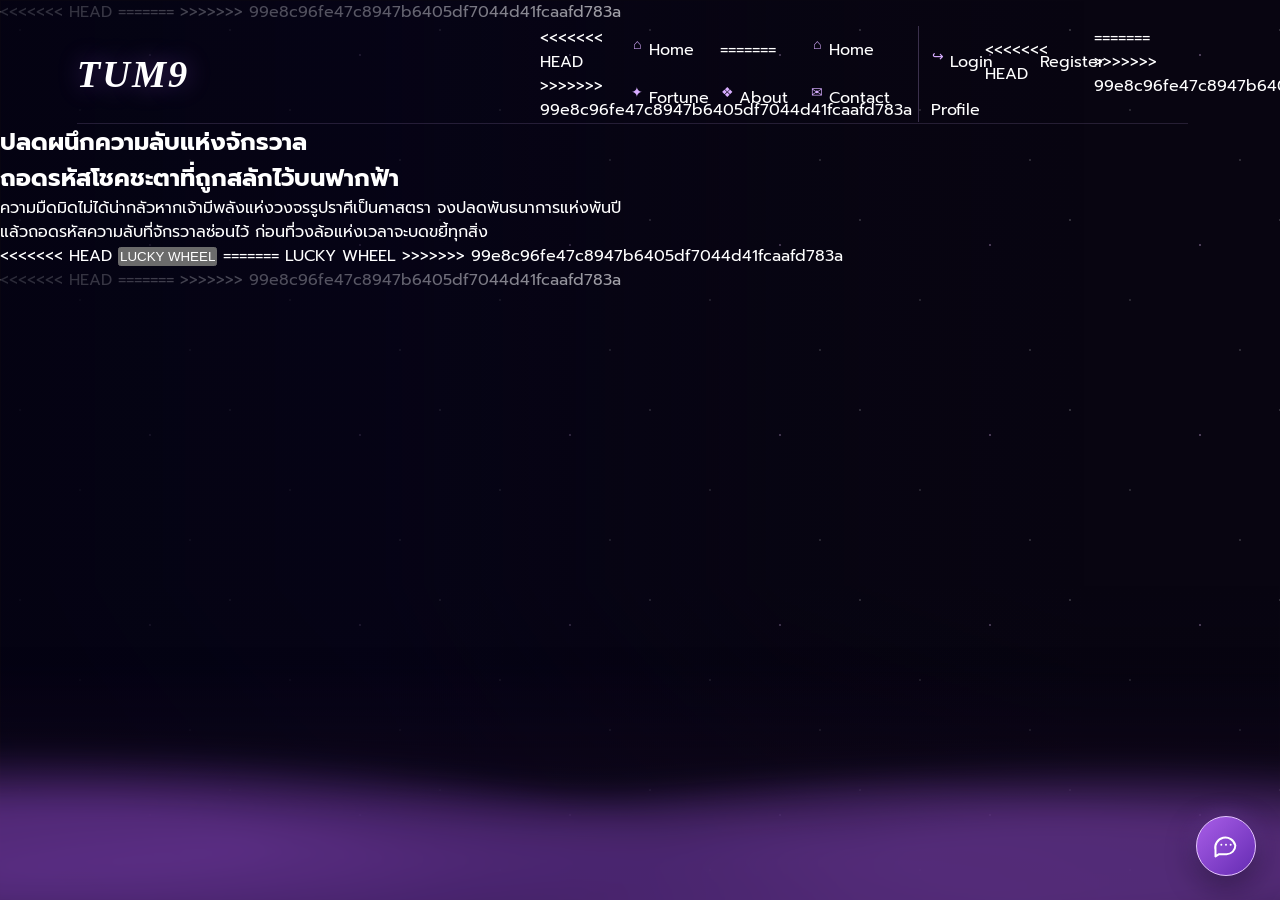
<file: index.html>
<!DOCTYPE html>
<html lang="th">
<head>
  <meta charset="UTF-8">
  <meta name="viewport" content="width=device-width, initial-scale=1.0">
  <title>หน้าหลัก |TUM9</title>
  <link rel="stylesheet" href="style.css">
  <link rel="stylesheet" href="home-chat.css">
<<<<<<< HEAD
  <link rel="stylesheet" href="lucky-wheel.css">
=======
>>>>>>> 99e8c96fe47c8947b6405df7044d41fcaafd783a
</head>
<body>
  <div class="cosmos">
    <div class="cosmos-shade"></div>
  </div>
  <header class="site-header">
    <div class="container-nav">
      <a class="logo" href="index.html" >
        <span>TUM9</span>
      </a>
      <nav>
        <ul class="nbr">
<<<<<<< HEAD
          <li><a href="index.html" aria-current="page">Home</a></li>
=======
          <li><a href="index.html" >Home</a></li>
>>>>>>> 99e8c96fe47c8947b6405df7044d41fcaafd783a
          <li><a href="fortune.html" >Fortune</a></li>
          <li><a href="about.html" >About</a></li>
          <li><a href="contact.html" >Contact</a></li>
        </ul>
        <ul class="nbr account-links">
          <li><a href="login.html">Login</a></li>
<<<<<<< HEAD
          <li><a href="register.html">Register</a></li>
=======
>>>>>>> 99e8c96fe47c8947b6405df7044d41fcaafd783a
          <li><a href="profile.html">Profile</a></li>
        </ul>
      </nav>
    </div>
  </header>
  <main class="container">
    <section class="text" >
      <h1 id="hero-title">
        ปลดผนึกความลับแห่งจักรวาล<br>
        <span>ถอดรหัสโชคชะตาที่ถูกสลักไว้บนฟากฟ้า</span>
      </h1>
      <p>
        ความมืดมิดไม่ได้น่ากลัวหากเจ้ามีพลังแห่งวงจรรูปราศีเป็นศาสตรา จงปลดพันธนาการแห่งพันปี<br>
        แล้วถอดรหัสความลับที่จักรวาลซ่อนไว้ ก่อนที่วงล้อแห่งเวลาจะบดขยี้ทุกสิ่ง
      </p>
<<<<<<< HEAD
      <button class="star-bth" type="button" data-wheel-reveal aria-controls="lucky-wheel" aria-expanded="false">
        <span>LUCKY WHEEL</span>
      </button>
=======
      <a href="#" class="star-bth" >
        <span>LUCKY WHEEL</span>
      </a>
>>>>>>> 99e8c96fe47c8947b6405df7044d41fcaafd783a
    </section>
    <aside class="lucky-wheel" id="lucky-wheel" data-lucky-wheel aria-labelledby="lucky-wheel-title" hidden>
      <div class="lucky-wheel-content" data-wheel-content hidden>
        <h2 id="lucky-wheel-title">วงล้อเลขนำโชค</h2>
        <p class="lucky-wheel-description">หมุนวงล้อเพื่อรับเลขนำโชคประจำวัน</p>
        <div class="lucky-wheel-stage">
          <span class="lucky-wheel-pointer"></span>
          <div class="lucky-wheel-face"></div>
          <span class="lucky-wheel-center"></span>
        </div>
        <button class="lucky-wheel-button" type="button">หมุนวงล้อ</button>
        <button class="lucky-wheel-result-view" type="button" data-wheel-result-view aria-haspopup="dialog" hidden>ดูคำทำนายล่าสุด</button>
        <p class="lucky-wheel-status" role="status" aria-live="polite">กำลังเตรียมวงล้อ...</p>
        <p class="lucky-wheel-cooldown"></p>
      </div>
    </aside>
  </main>
<<<<<<< HEAD
  <dialog class="lucky-wheel-result" data-wheel-result aria-labelledby="wheel-result-heading" aria-describedby="wheel-result-meaning">
    <div class="lucky-wheel-result-content">
      <p class="lucky-wheel-result-eyebrow" data-result-category></p>
      <h2 id="wheel-result-heading">เลขที่คุณได้รับคือ <span data-result-number></span></h2>
      <h3 data-result-title></h3>
      <p id="wheel-result-meaning" data-result-meaning></p>
      <div class="lucky-wheel-result-advice">
        <strong>คำแนะนำ</strong>
        <p data-result-advice></p>
      </div>
      <button class="lucky-wheel-result-close" type="button" data-result-close>ปิด</button>
    </div>
  </dialog>
  <script src="lucky-wheel-readings.js"></script>
  <script src="lucky-wheel.js"></script>
  <script src="home-chat.js"></script>
=======
>>>>>>> 99e8c96fe47c8947b6405df7044d41fcaafd783a
  <script src="home-chat.js"></script>
</body>
</html>
</file>
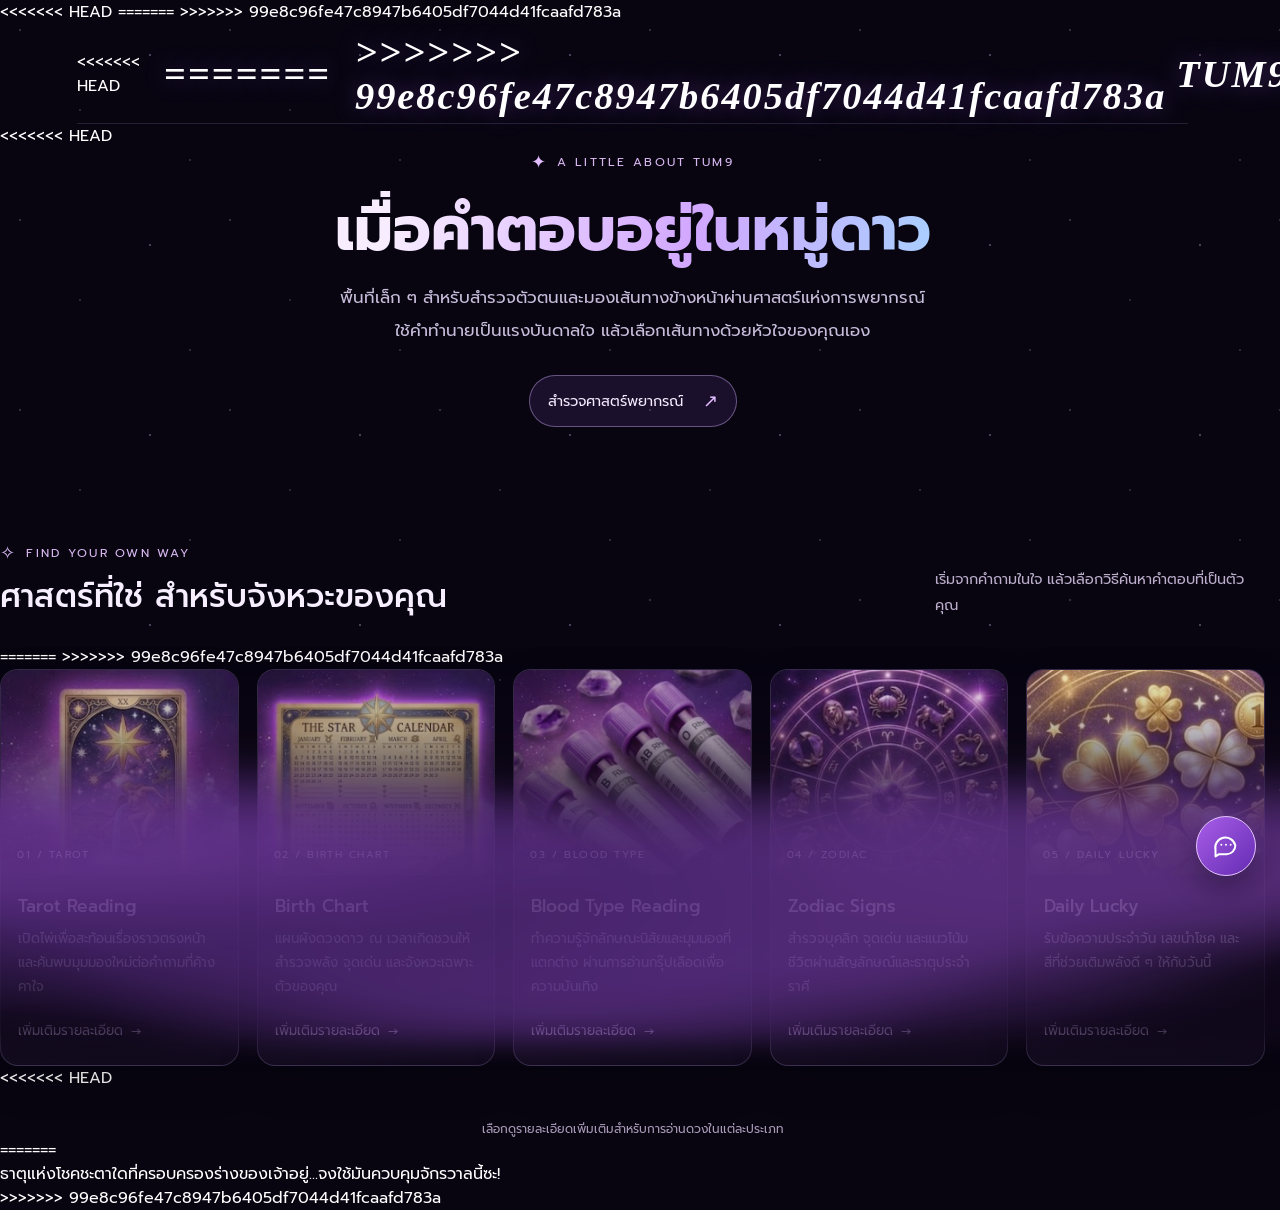
<file: about.html>
<!DOCTYPE html>
<html lang="th">
<head>
<<<<<<< HEAD
  <meta charset="UTF-8">
  <meta name="viewport" content="width=device-width, initial-scale=1.0">
  <title>เกี่ยวกับเรา | TUM9</title>
  <link rel="stylesheet" href="style.css">
  <link rel="stylesheet" href="about.css">
  <link rel="stylesheet" href="home-chat.css">
=======
    <meta charset="UTF-8">
    <meta name="viewport" content="width=device-width, initial-scale=1.0">
    <title>เกี่ยวกับเรา | TUM9</title>
    <link rel="stylesheet" href="style.css">
    <link rel="stylesheet" href="about.css">
    <link rel="stylesheet" href="home-chat.css">
>>>>>>> 99e8c96fe47c8947b6405df7044d41fcaafd783a
</head>
<body class="about-page">
  <header class="site-header">
    <div class="container-nav">
<<<<<<< HEAD
      <a class="logo" href="index.html">
=======
      <a class="logo" href="index.html" >
>>>>>>> 99e8c96fe47c8947b6405df7044d41fcaafd783a
        <span>TUM9</span>
      </a>
      <nav>
        <ul class="nbr">
<<<<<<< HEAD
          <li><a href="index.html">Home</a></li>
          <li><a href="fortune.html">Fortune</a></li>
          <li><a href="about.html" aria-current="page">About</a></li>
          <li><a href="contact.html">Contact</a></li>
        </ul>
        <ul class="nbr account-links">
          <li><a href="login.html">Login</a></li>
          <li><a href="register.html">Register</a></li>
=======
          <li><a href="index.html" >Home</a></li>
          <li><a href="fortune.html" >Fortune</a></li>
          <li><a href="about.html" >About</a></li>
          <li><a href="contact.html" >Contact</a></li>
        </ul>
        <ul class="nbr account-links">
          <li><a href="login.html">Login</a></li>
>>>>>>> 99e8c96fe47c8947b6405df7044d41fcaafd783a
          <li><a href="profile.html">Profile</a></li>
        </ul>
      </nav>
    </div>
  </header>
<<<<<<< HEAD

  <main class="about-main">
    <section class="about-intro" aria-labelledby="about-title">
      <span class="about-eyebrow"><span aria-hidden="true">✦</span> A LITTLE ABOUT TUM9</span>
      <h1 id="about-title">เมื่อคำตอบอยู่ในหมู่ดาว</h1>
      <p>พื้นที่เล็ก ๆ สำหรับสำรวจตัวตนและมองเส้นทางข้างหน้าผ่านศาสตร์แห่งการพยากรณ์<br class="desktop-break">
        ใช้คำทำนายเป็นแรงบันดาลใจ แล้วเลือกเส้นทางด้วยหัวใจของคุณเอง</p>
      <a class="about-explore" href="fortune.html">สำรวจศาสตร์พยากรณ์ <span aria-hidden="true">↗</span></a>
    </section>

    <section class="about-services" aria-labelledby="services-title">
      <div class="section-heading">
        <div>
          <span class="about-eyebrow"><span aria-hidden="true">✧</span> FIND YOUR OWN WAY</span>
          <h2 id="services-title">ศาสตร์ที่ใช่ สำหรับจังหวะของคุณ</h2>
        </div>
        <p>เริ่มจากคำถามในใจ แล้วเลือกวิธีค้นหาคำตอบที่เป็นตัวคุณ</p>
      </div>
=======
>>>>>>> 99e8c96fe47c8947b6405df7044d41fcaafd783a

      <div class="cards-container">
        <article class="service-card service-card--tarot">
          <div class="service-card-art">
            <img src="img-about/trotreading.png" alt="ภาพประกอบการอ่านไพ่ทาโรต์">
            <span class="service-card-number">01 / TAROT</span>
          </div>
          <div class="service-card-copy">
            <h3>Tarot Reading</h3>
            <p>เปิดไพ่เพื่อสะท้อนเรื่องราวตรงหน้า และค้นพบมุมมองใหม่ต่อคำถามที่ค้างคาใจ</p>
            <a href="#">เพิ่มเติมรายละเอียด <span aria-hidden="true">→</span></a>
          </div>
        </article>

        <article class="service-card service-card--birth">
          <div class="service-card-art">
            <img src="img-about/birthchart.png" alt="ภาพประกอบแผนผังดวงดาว">
            <span class="service-card-number">02 / BIRTH CHART</span>
          </div>
          <div class="service-card-copy">
            <h3>Birth Chart</h3>
            <p>แผนผังดวงดาว ณ เวลาเกิดชวนให้สำรวจพลัง จุดเด่น และจังหวะเฉพาะตัวของคุณ</p>
            <a href="#">เพิ่มเติมรายละเอียด <span aria-hidden="true">→</span></a>
          </div>
        </article>

        <article class="service-card service-card--blood">
          <div class="service-card-art">
            <img src="img-about/blood.png" alt="ภาพประกอบการอ่านบุคลิกจากกรุ๊ปเลือด">
            <span class="service-card-number">03 / BLOOD TYPE</span>
          </div>
          <div class="service-card-copy">
            <h3>Blood Type Reading</h3>
            <p>ทำความรู้จักลักษณะนิสัยและมุมมองที่แตกต่าง ผ่านการอ่านกรุ๊ปเลือดเพื่อความบันเทิง</p>
            <a href="#">เพิ่มเติมรายละเอียด <span aria-hidden="true">→</span></a>
          </div>
        </article>

        <article class="service-card service-card--zodiac">
          <div class="service-card-art">
            <img src="img-about/zodiac.png" alt="ภาพประกอบจักรราศีทั้งสิบสอง">
            <span class="service-card-number">04 / ZODIAC</span>
          </div>
          <div class="service-card-copy">
            <h3>Zodiac Signs</h3>
            <p>สำรวจบุคลิก จุดเด่น และแนวโน้มชีวิตผ่านสัญลักษณ์และธาตุประจำราศี</p>
            <a href="#">เพิ่มเติมรายละเอียด <span aria-hidden="true">→</span></a>
          </div>
        </article>

        <article class="service-card service-card--daily">
          <div class="service-card-art" aria-hidden="true">
            <img src="img-about/dailyluck.jpg" alt="ภาพประกอบโชคประจำวัน">
            <span class="service-card-number">05 / DAILY LUCKY</span>
          </div>
          <div class="service-card-copy">
            <h3>Daily Lucky</h3>
            <p>รับข้อความประจำวัน เลขนำโชค และสีที่ช่วยเติมพลังดี ๆ ให้กับวันนี้</p>
            <a href="#">เพิ่มเติมรายละเอียด <span aria-hidden="true">→</span></a>
          </div>
        </article>
      </div>
    </section>

<<<<<<< HEAD
    <p class="about-footnote">เลือกดูรายละเอียดเพิ่มเติมสำหรับการอ่านดวงในแต่ละประเภท</p>
  </main>
  <script src="home-chat.js"></script>
=======
                    </ul>
                   
                    <p>ธาตุแห่งโชคชะตาใดที่ครอบครองร่างของเจ้าอยู่...จงใช้มันควบคุมจักรวาลนี้ซะ!     </p>
                </div>
            </article>
        </section>
    </main>
    <script src="home-chat.js"></script>
>>>>>>> 99e8c96fe47c8947b6405df7044d41fcaafd783a
</body>
</html>
</file>
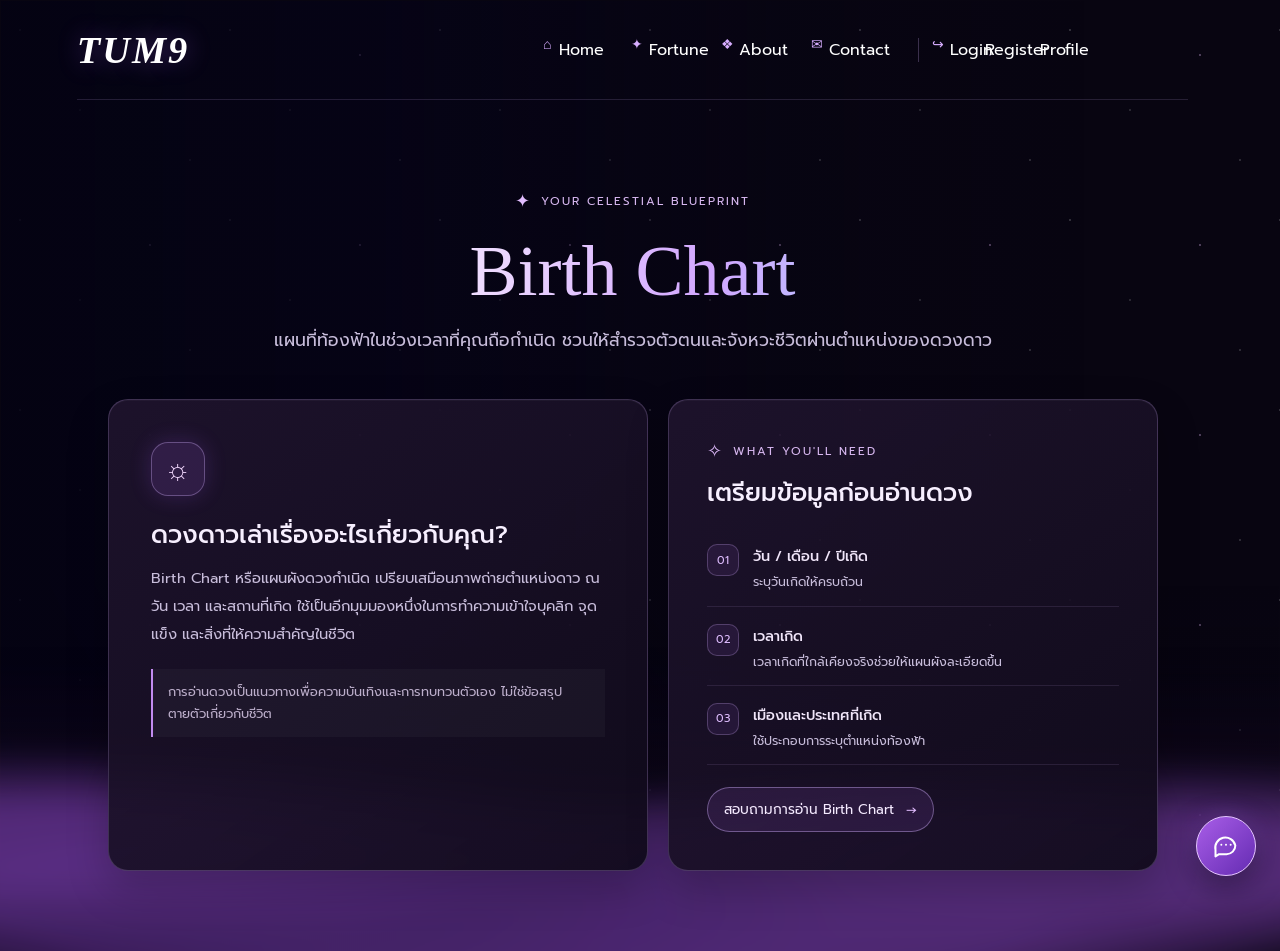
<file: birth-chart.html>
<!DOCTYPE html>
<html lang="th">
<head>
  <meta charset="UTF-8">
  <meta name="viewport" content="width=device-width, initial-scale=1.0">
  <title>Birth Chart | TUM9</title>
  <link rel="stylesheet" href="style.css">
  <link rel="stylesheet" href="birth-chart.css">
  <link rel="stylesheet" href="home-chat.css">
</head>
<body class="birth-chart-page">
  <div class="cosmos" aria-hidden="true">
    <div class="cosmos-shade"></div>
  </div>
  <header class="site-header">
    <div class="container-nav">
      <a class="logo" href="index.html"><span>TUM9</span></a>
      <nav aria-label="Main navigation">
        <ul class="nbr">
          <li><a href="index.html">Home</a></li>
          <li><a href="fortune.html" aria-current="page">Fortune</a></li>
          <li><a href="about.html">About</a></li>
          <li><a href="contact.html">Contact</a></li>
        </ul>
        <ul class="nbr account-links">
          <li><a href="login.html">Login</a></li>
          <li><a href="register.html">Register</a></li>
          <li><a href="profile.html">Profile</a></li>
        </ul>
      </nav>
    </div>
  </header>

  <main class="birth-chart-main">
    <section class="birth-chart-hero" aria-labelledby="birth-chart-title">
      <span class="reading-eyebrow"><span aria-hidden="true">✦</span> YOUR CELESTIAL BLUEPRINT</span>
      <h1 id="birth-chart-title">Birth Chart</h1>
      <p>แผนที่ท้องฟ้าในช่วงเวลาที่คุณถือกำเนิด ชวนให้สำรวจตัวตนและจังหวะชีวิตผ่านตำแหน่งของดวงดาว</p>
    </section>

    <section class="birth-chart-content" aria-label="ข้อมูลเกี่ยวกับ Birth Chart">
      <article class="birth-chart-card birth-chart-intro">
        <span class="birth-chart-symbol" aria-hidden="true">☼</span>
        <h2>ดวงดาวเล่าเรื่องอะไรเกี่ยวกับคุณ?</h2>
        <p>Birth Chart หรือแผนผังดวงกำเนิด เปรียบเสมือนภาพถ่ายตำแหน่งดาว ณ วัน เวลา และสถานที่เกิด ใช้เป็นอีกมุมมองหนึ่งในการทำความเข้าใจบุคลิก จุดแข็ง และสิ่งที่ให้ความสำคัญในชีวิต</p>
        <p class="birth-chart-note">การอ่านดวงเป็นแนวทางเพื่อความบันเทิงและการทบทวนตัวเอง ไม่ใช่ข้อสรุปตายตัวเกี่ยวกับชีวิต</p>
      </article>

      <article class="birth-chart-card birth-chart-details">
        <span class="reading-eyebrow"><span aria-hidden="true">✧</span> WHAT YOU'LL NEED</span>
        <h2>เตรียมข้อมูลก่อนอ่านดวง</h2>
        <ul>
          <li><span aria-hidden="true">01</span><div><strong>วัน / เดือน / ปีเกิด</strong><p>ระบุวันเกิดให้ครบถ้วน</p></div></li>
          <li><span aria-hidden="true">02</span><div><strong>เวลาเกิด</strong><p>เวลาเกิดที่ใกล้เคียงจริงช่วยให้แผนผังละเอียดขึ้น</p></div></li>
          <li><span aria-hidden="true">03</span><div><strong>เมืองและประเทศที่เกิด</strong><p>ใช้ประกอบการระบุตำแหน่งท้องฟ้า</p></div></li>
        </ul>
        <a class="birth-chart-contact" href="contact.html#birthDate">สอบถามการอ่าน Birth Chart <span aria-hidden="true">→</span></a>
      </article>
    </section>
  </main>
  <script src="home-chat.js"></script>
</body>
</html>
</file>
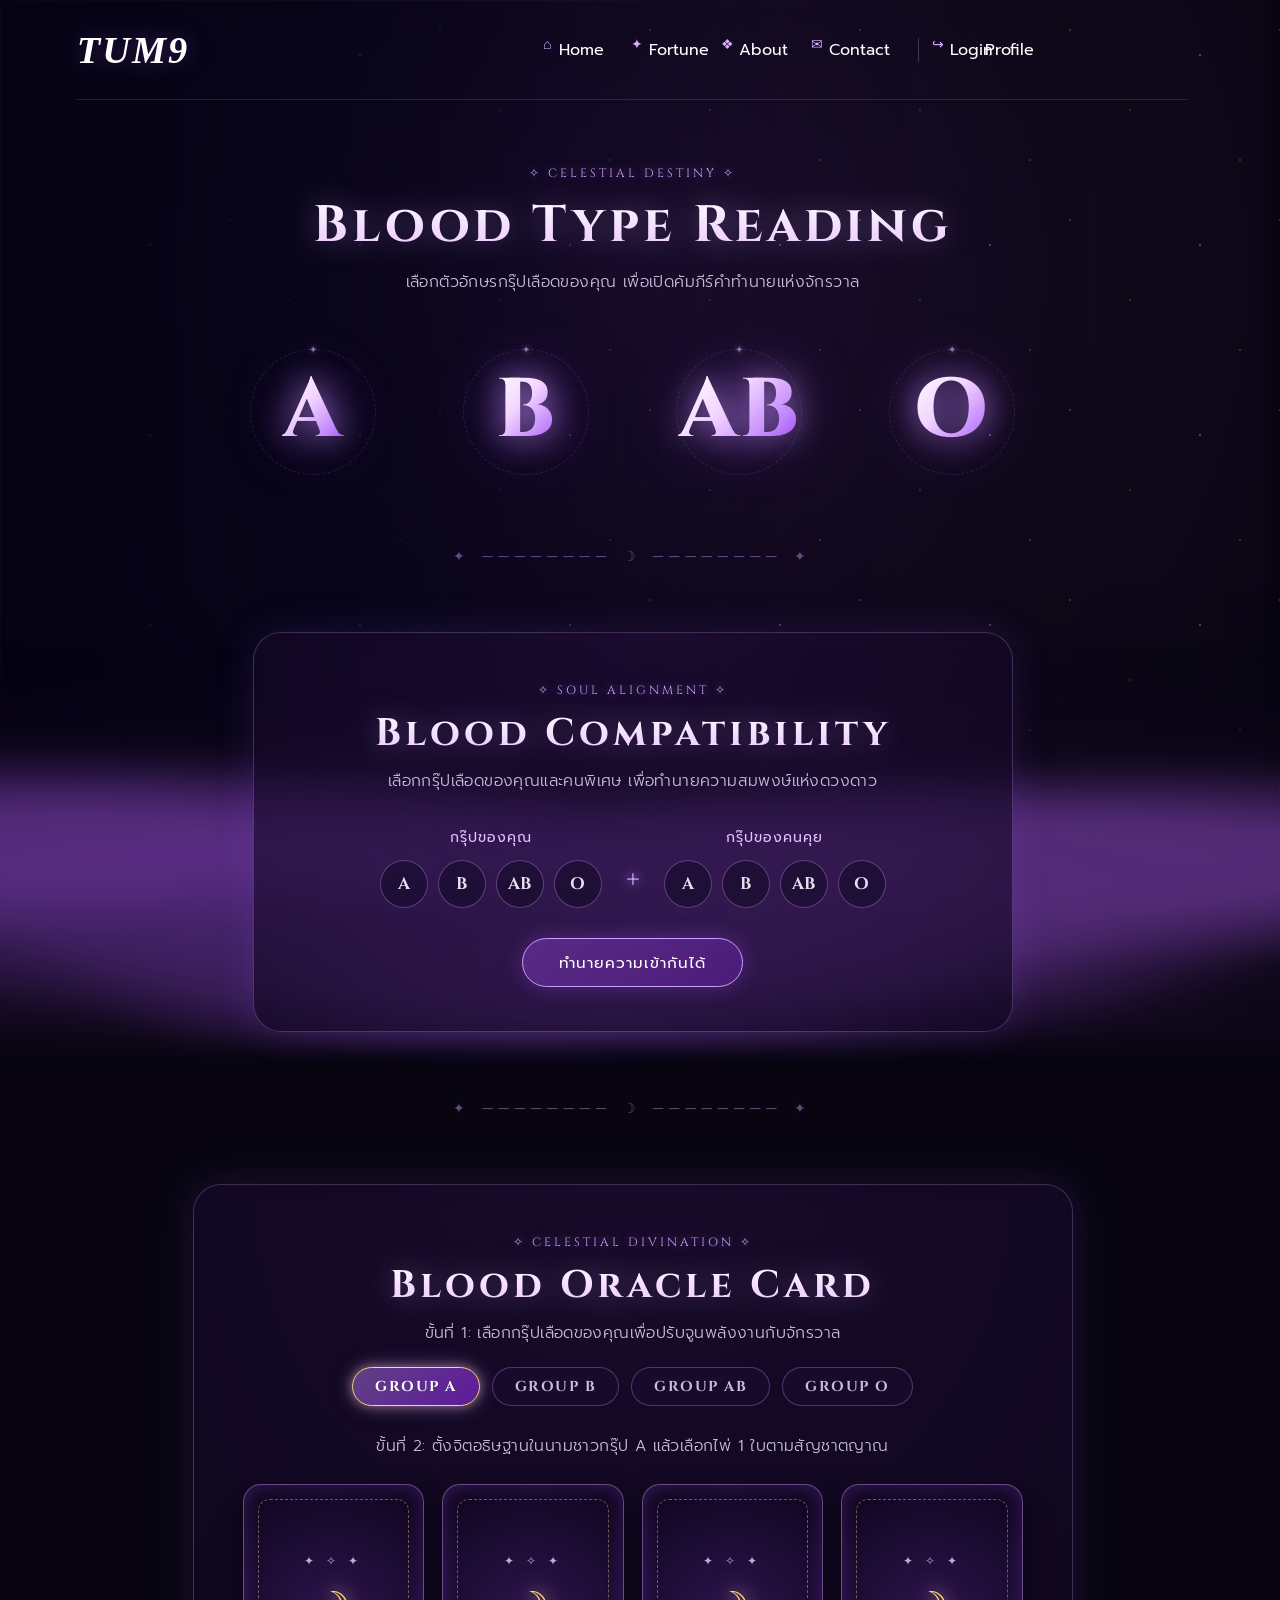
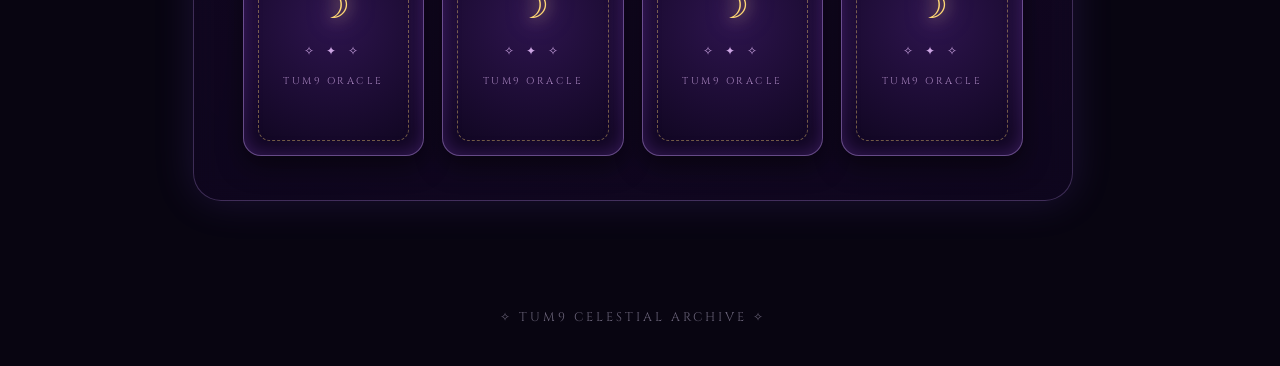
<file: bloodtype.html>
<!DOCTYPE html>
<html lang="th">
<head>
  <meta charset="UTF-8">
  <meta name="viewport" content="width=device-width, initial-scale=1.0">
  <title>TUM9 - Celestial Blood Type Reading</title>
  <link rel="stylesheet" href="style.css">
  <link rel="stylesheet" href="bloodtype.css">
  <link href="https://fonts.googleapis.com/css2?family=Cinzel:wght@400;600;700;800&family=Prompt:wght@300;400;500;600&display=swap" rel="stylesheet">
  <script src="bloodtype.js"></script>
</head>
<body>
  <div class="cosmos">
    <div class="cosmos-shade"></div>
  </div>
  
  <header class="site-header">
    <div class="container-nav">
      <a class="logo" href="index.html">
        <span>TUM9</span>
      </a>
      <nav>
        <ul class="nbr">
          <li><a href="index.html">Home</a></li>
          <li><a href="fortune.html">Fortune</a></li>
          <li><a href="about.html">About</a></li>
          <li><a href="contact.html">Contact</a></li>
        </ul>
        <ul class="nbr account-links">
          <li><a href="login.html">Login</a></li>
          <li><a href="profile.html">Profile</a></li>
        </ul>
      </nav>
    </div>
  </header>

  <main class="main-content" id="top">
    <!-- =========================================================
         โซนที่ 1: คำทำนายรายกรุ๊ปเลือด (6 หมวดหมู่ใน Modal)
         ========================================================= -->
    <section id="reading-section" class="content-zone">
      <div class="section-title">
        <span class="sub-badge">✧ CELESTIAL DESTINY ✧</span>
        <h1>Blood Type Reading</h1>
        <p>เลือกตัวอักษรกรุ๊ปเลือดของคุณ เพื่อเปิดคัมภีร์คำทำนายแห่งจักรวาล</p>
      </div>

      <div class="blood-group-container">
        <button class="blood-letter-btn" data-group="A" aria-label="Group A">
          <span class="star-halo"></span>
          <span class="group-letter">A</span>
        </button>

        <button class="blood-letter-btn" data-group="B" aria-label="Group B">
          <span class="star-halo"></span>
          <span class="group-letter">B</span>
        </button>

        <button class="blood-letter-btn" data-group="AB" aria-label="Group AB">
          <span class="star-halo"></span>
          <span class="group-letter">AB</span>
        </button>

        <button class="blood-letter-btn" data-group="O" aria-label="Group O">
          <span class="star-halo"></span>
          <span class="group-letter">O</span>
        </button>
      </div>
    </section>

    <div class="cosmic-divider">
      <span>✦ ──────── ☽ ──────── ✦</span>
    </div>

    <!-- =========================================================
         โซนที่ 2: ระบบจับคู่ความเข้ากันได้ (Blood Compatibility)
         ========================================================= -->
    <section id="compatibility-section" class="glass-card-section">
      <span class="sub-badge">✧ SOUL ALIGNMENT ✧</span>
      <h2>Blood Compatibility</h2>
      <p>เลือกกรุ๊ปเลือดของคุณและคนพิเศษ เพื่อทำนายความสมพงษ์แห่งดวงดาว</p>

      <div class="match-selector-wrapper">
        <div class="match-box">
          <span class="match-label">กรุ๊ปของคุณ</span>
          <div class="mini-btn-group" id="userGroupBtns">
            <button class="mini-btn" data-val="A">A</button>
            <button class="mini-btn" data-val="B">B</button>
            <button class="mini-btn" data-val="AB">AB</button>
            <button class="mini-btn" data-val="O">O</button>
          </div>
        </div>

        <div class="match-symbol">+</div>

        <div class="match-box">
          <span class="match-label">กรุ๊ปของคนคุย</span>
          <div class="mini-btn-group" id="partnerGroupBtns">
            <button class="mini-btn" data-val="A">A</button>
            <button class="mini-btn" data-val="B">B</button>
            <button class="mini-btn" data-val="AB">AB</button>
            <button class="mini-btn" data-val="O">O</button>
          </div>
        </div>
      </div>

      <button class="cosmic-action-btn" id="calcMatchBtn">ทำนายความเข้ากันได้</button>

      <div class="match-result-card" id="matchResultCard">
        <div class="match-header">
          <span id="matchPairTitle">A ✦ O</span>
          <div class="match-percent" id="matchPercent">95%</div>
        </div>
        <div class="progress-bar-bg">
          <div class="progress-bar-fill" id="matchProgressBar"></div>
        </div>
        <p class="match-desc" id="matchDesc">คำทำนายความเข้ากันได้จะแสดงที่นี่</p>
      </div>
    </section>

    <div class="cosmic-divider">
      <span>✦ ──────── ☽ ──────── ✦</span>
    </div>

    <!-- =========================================================
         โซนที่ 3: เสี่ยงทายไพ่จักรวาลตามกรุ๊ปเลือด (Blood Oracle Card)
         ========================================================= -->
    <section id="oracle-section" class="glass-card-section oracle-zone">
      <span class="sub-badge">✧ CELESTIAL DIVINATION ✧</span>
      <h2>Blood Oracle Card</h2>
      <p>ขั้นที่ 1: เลือกกรุ๊ปเลือดของคุณเพื่อปรับจูนพลังงานกับจักรวาล</p>

      <!-- ขั้นที่ 1: เลือกกรุ๊ปเลือด -->
      <div class="oracle-group-selector" id="oracleGroupBtns">
        <button class="oracle-group-btn active" data-group="A">GROUP A</button>
        <button class="oracle-group-btn" data-group="B">GROUP B</button>
        <button class="oracle-group-btn" data-group="AB">GROUP AB</button>
        <button class="oracle-group-btn" data-group="O">GROUP O</button>
      </div>

      <p class="oracle-instruction" id="oracleInstruction">
        ขั้นที่ 2: ตั้งจิตอธิษฐาน แล้วเลือกไพ่จักรวาล 1 ใบตามสัญชาตญาณ
      </p>

      <!-- ขั้นที่ 2: กระดานไพ่ 4 ใบ -->
      <div class="oracle-deck" id="oracleDeck">
        <!-- JavaScript จะสร้างไพ่ 4 ใบพร้อมสุ่มตำแหน่งตรงนี้ -->
      </div>

      <!-- ขั้นที่ 3: กล่องแสดงคำทำนายและปุ่มสับไพ่ใหม่ -->
      <div class="oracle-reading-box" id="oracleReadingBox">
        <div class="oracle-card-badge" id="oracleCardBadge">THE ECLIPSE • GROUP A</div>
        <h3 class="oracle-card-subtitle" id="oracleCardSubtitle">สุริยุปราคา — จุดเปลี่ยนและการปล่อยวาง</h3>
        <p class="oracle-message" id="oracleMessage">ข้อความคำทำนายจะปรากฏที่นี่...</p>
        <button class="cosmic-action-btn" id="reshuffleBtn">✦ สับไพ่เสี่ยงทายใหม่ ✦</button>
      </div>
    </section>
  </main>

  <footer class="site-footer">
    <p>✧ TUM9 CELESTIAL ARCHIVE ✧</p>
  </footer>

  <!-- =========================================================
       Modal แสดงคำทำนาย 6 หมวดหมู่ครบทุกมิติ
       ========================================================= -->
  <div class="modal-overlay" id="readingModal">
    <div class="modal-container">
      <button class="close-btn" id="closeModal">&times;</button>
      <div class="modal-emblem">
        <span>☽ ✦ ☾</span>
      </div>
      <h2 class="modal-group-title" id="modalTitle">GROUP A</h2>
      
      <!-- แท็บ 6 หมวดหมู่ -->
      <div class="modal-tabs" id="modalTabs">
        <button class="tab-btn active" data-tab="general">นิสัยทั่วไป</button>
        <button class="tab-btn" data-tab="love">ความรัก</button>
        <button class="tab-btn" data-tab="work">การงาน/การเรียน</button>
        <button class="tab-btn" data-tab="finance">การเงิน</button>
        <button class="tab-btn" data-tab="health">สุขภาพ</button>
        <button class="tab-btn" data-tab="soulmate">กรุ๊ปที่สมพงษ์</button>
      </div>

      <div class="modal-divider">
        <span class="star-center">✧</span>
      </div>

      <p class="modal-description" id="modalDescription">
        คำอธิบายจะแสดงผลที่นี่...
      </p>

      <button class="cosmic-action-btn" id="closeActionBtn">ปิดคัมภีร์คำทำนาย</button>
    </div>
  </div>

</body>
</html>
</file>
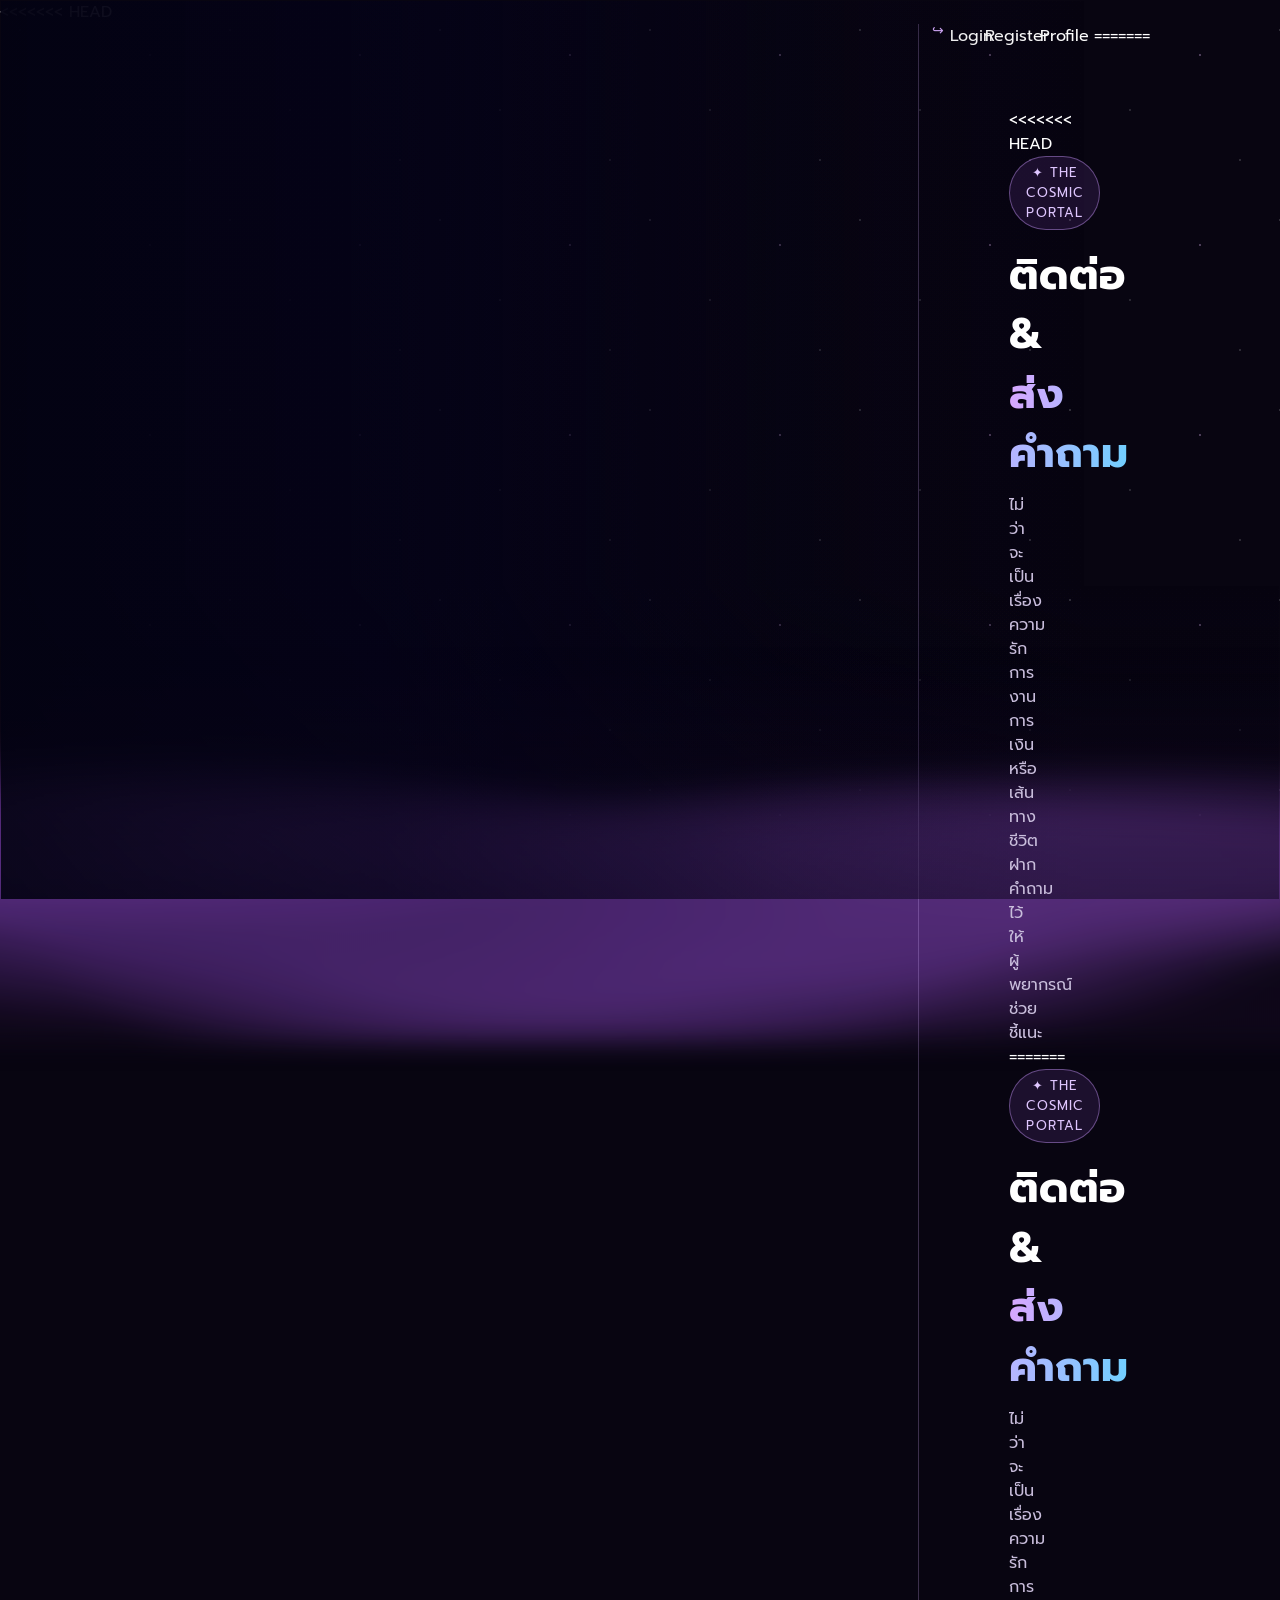
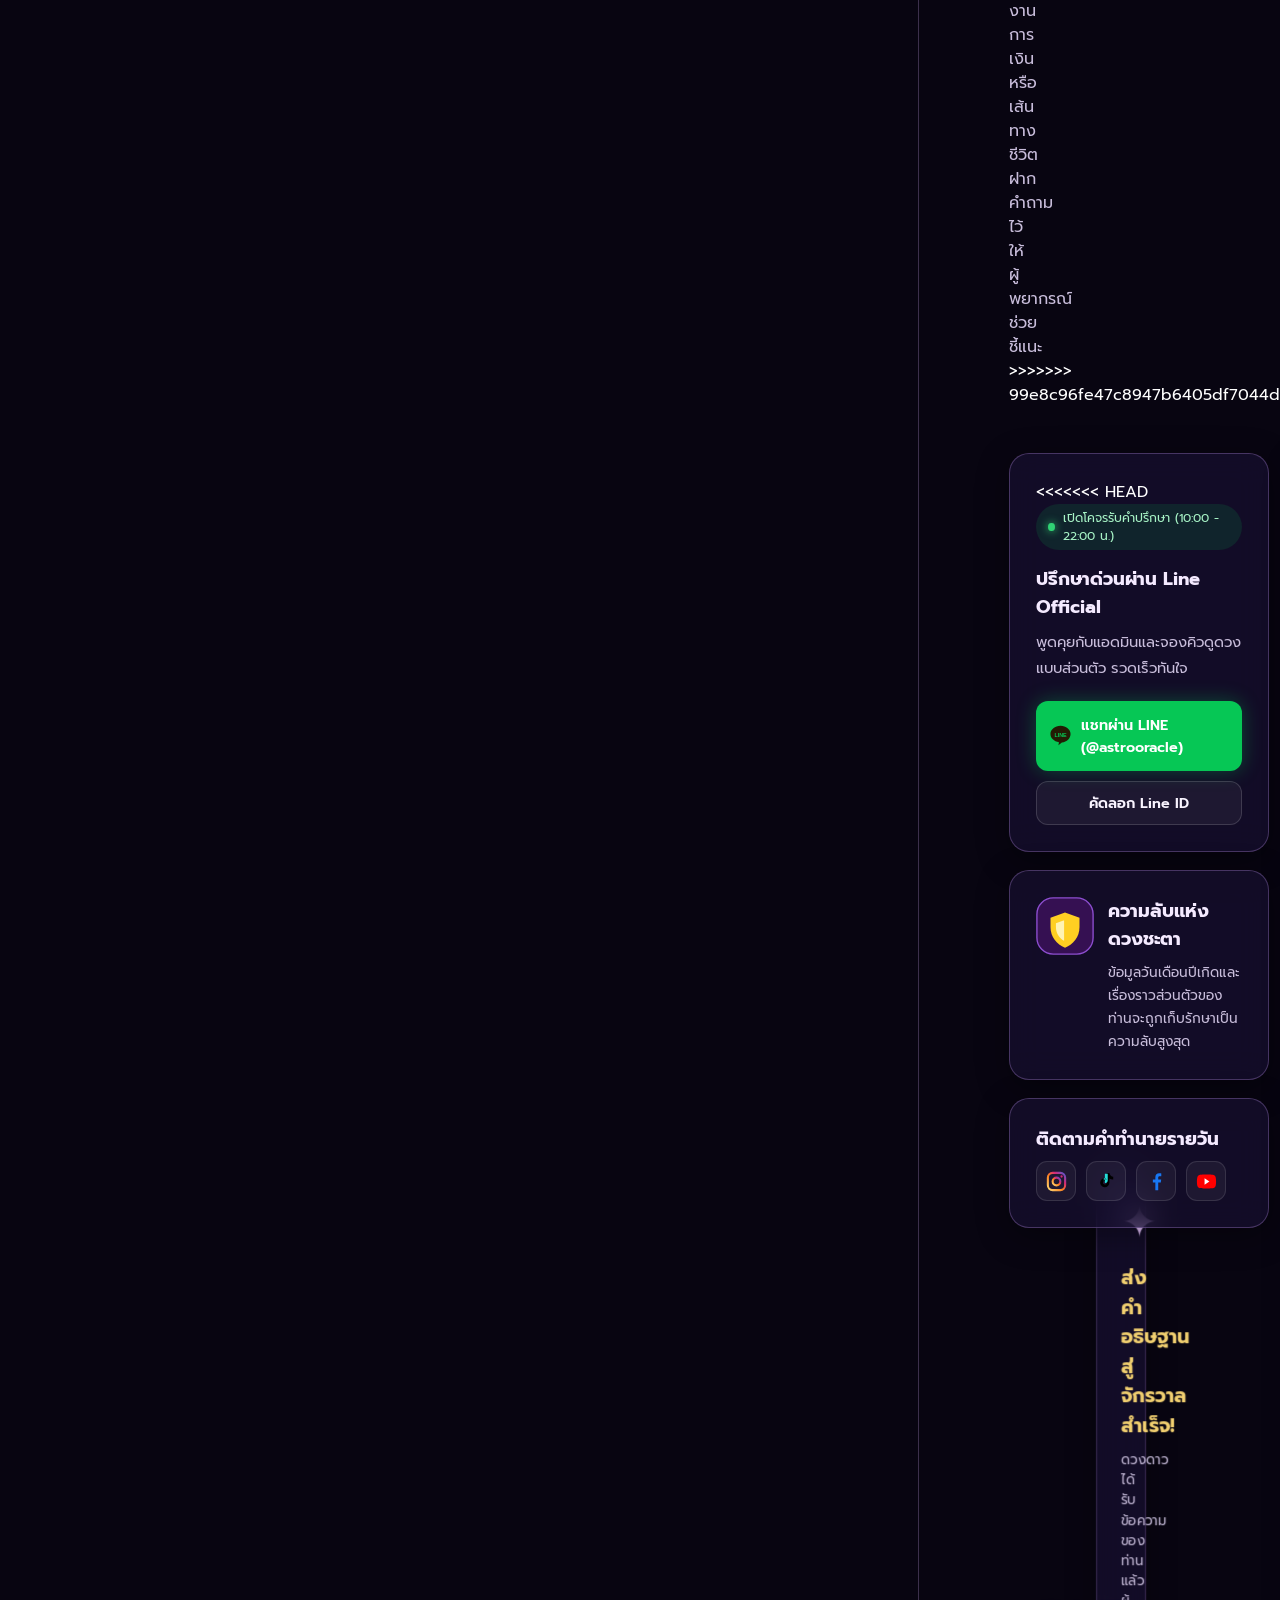
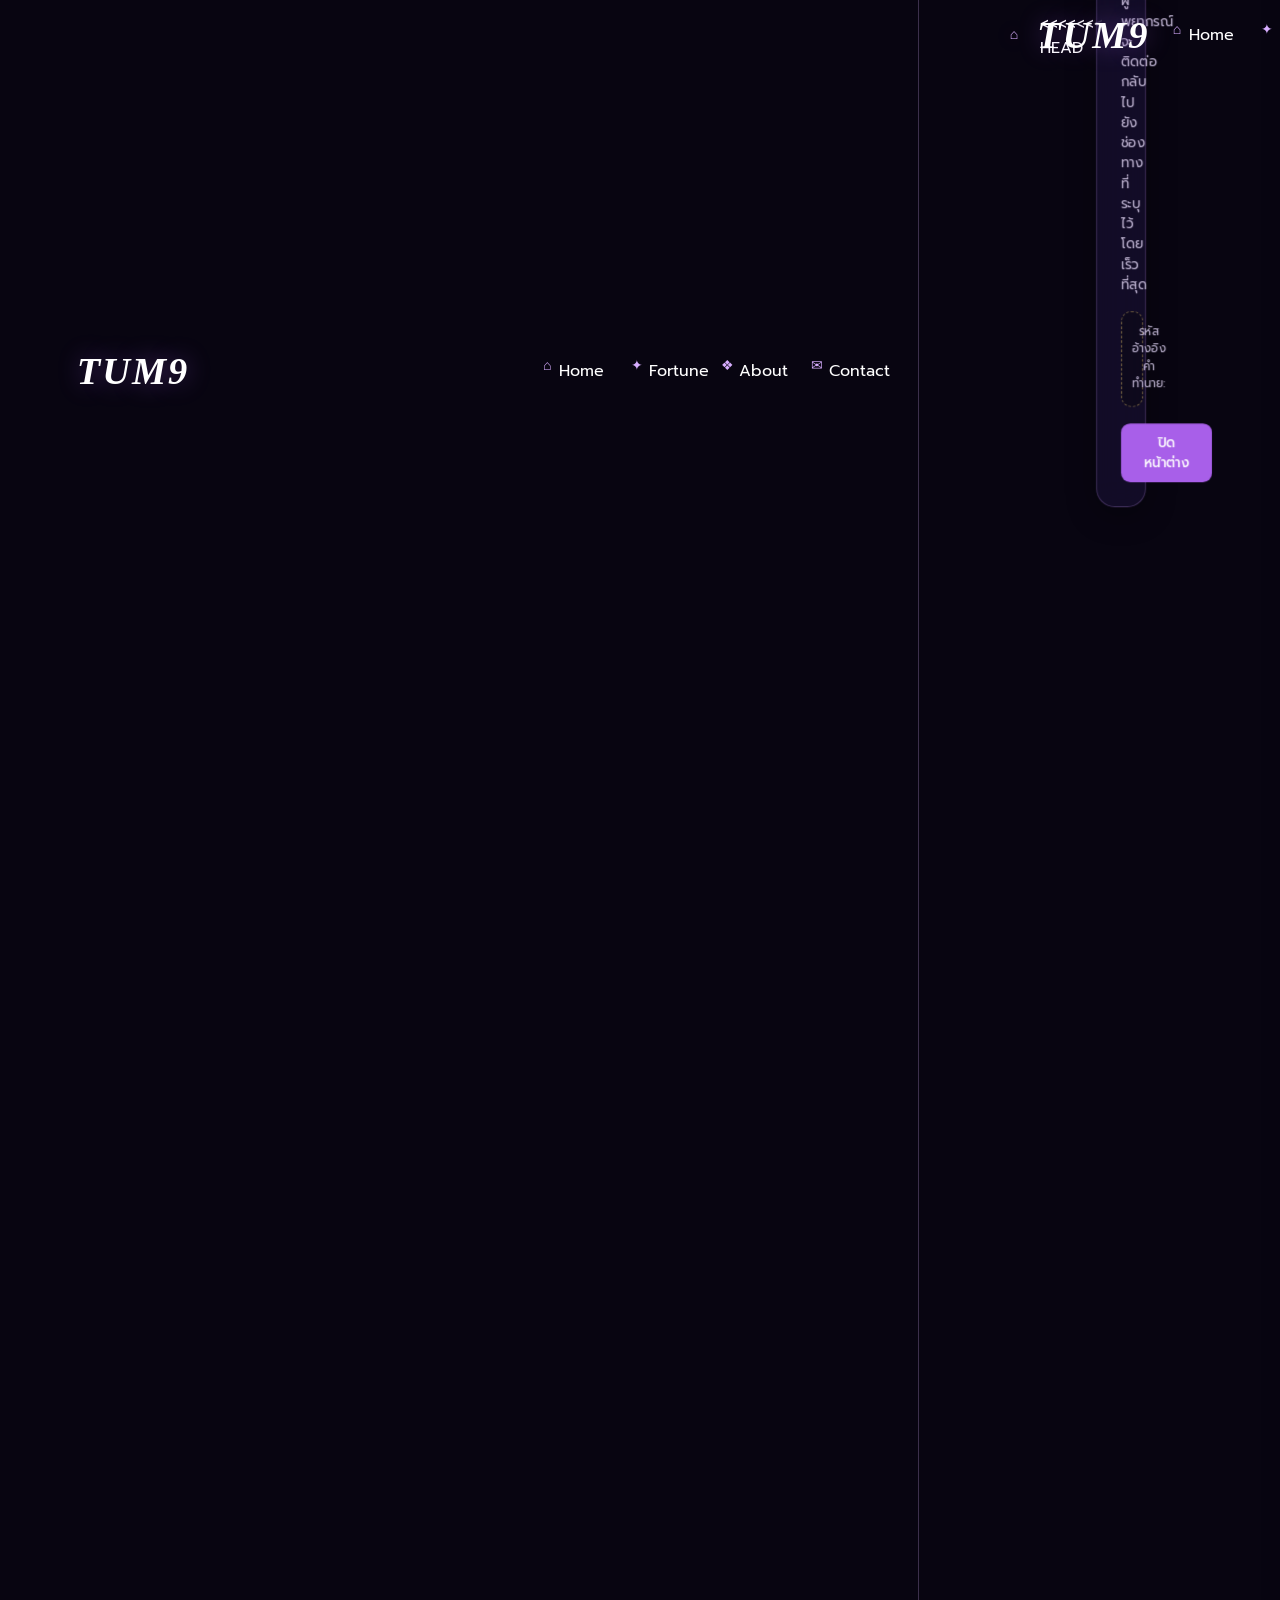
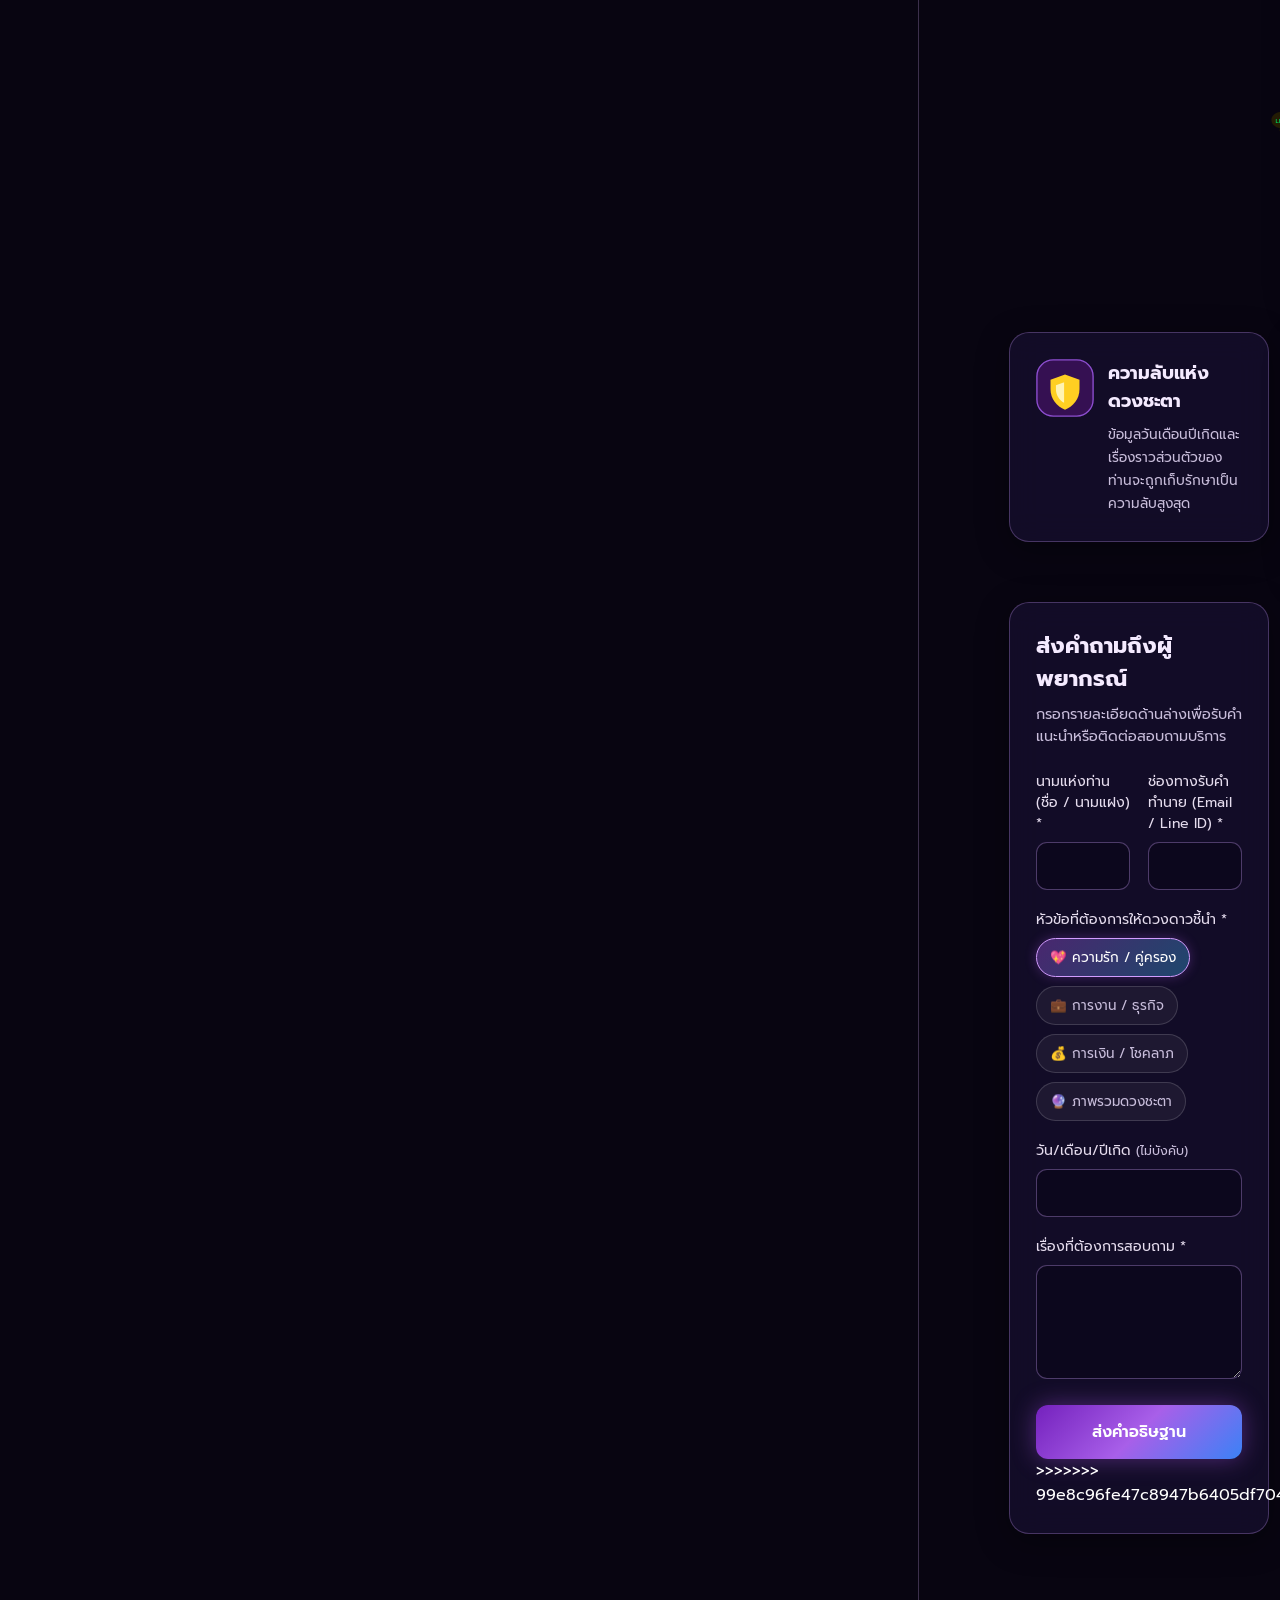
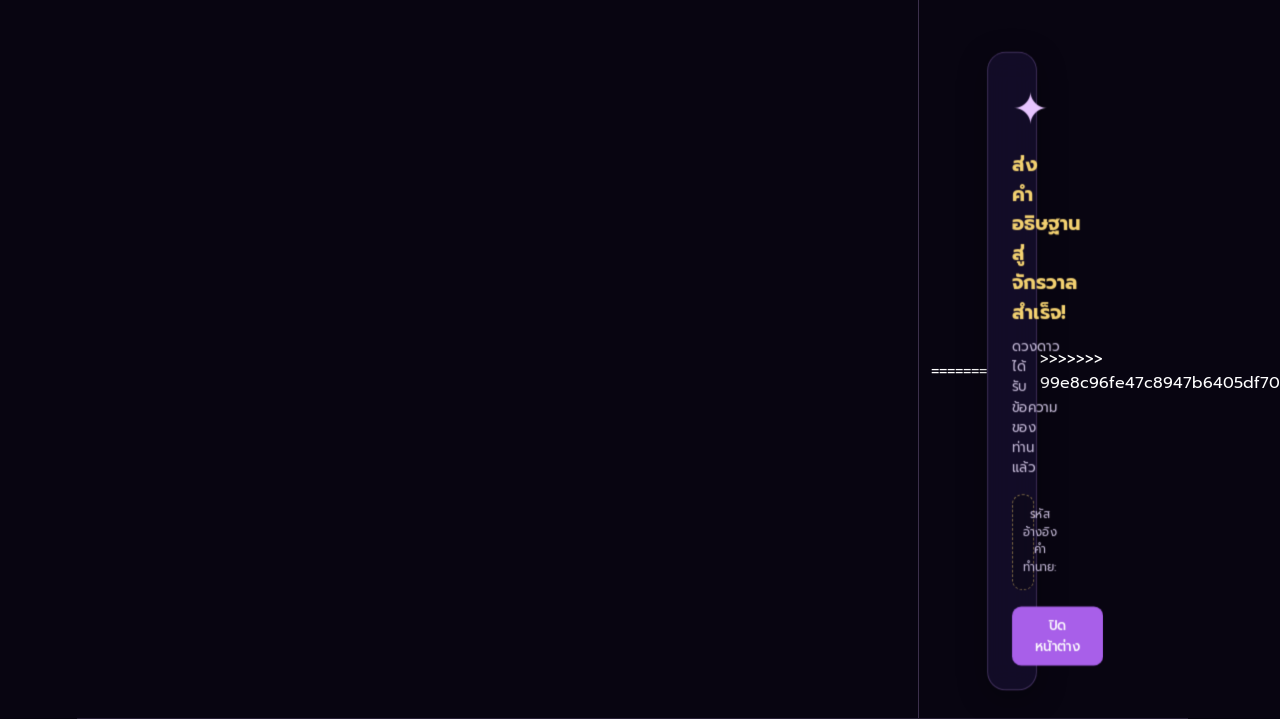
<file: contact.html>
<!DOCTYPE html>
<html lang="th">
  <head>
    <meta charset="UTF-8">
    <meta name="viewport" content="width=device-width, initial-scale=1.0">
<<<<<<< HEAD
    <title>
      ติดต่อเรา | TUM9
    </title>
    <link rel="preconnect" href="https://fonts.googleapis.com">
    <link rel="preconnect" href="https://fonts.gstatic.com" crossorigin>
    <link href="https://fonts.googleapis.com/css2?family=Prompt:wght@300;400;500;600;700&display=swap" rel="stylesheet">
    <link rel="stylesheet" href="https://cdnjs.cloudflare.com/ajax/libs/font-awesome/6.5.1/css/all.min.css">
    <link rel="stylesheet" href="style.css">
    <link rel="stylesheet" href="contact.css">
    <link rel="stylesheet" href="home-chat.css">
  </head>
  <body class="contact-page">
    <div class="cosmos">
      <div class="cosmos-shade">
      </div>
    </div>
    <header class="site-header">
      <div class="container-nav">
        <a class="logo" href="index.html">
          <span>
            TUM9
          </span>
        </a>
        <nav aria-label="Main navigation">
          <ul class="nbr">
            <li>
              <a href="index.html">
                Home
              </a>
            </li>
            <li>
              <a href="fortune.html">
                Fortune
              </a>
            </li>
            <li>
              <a href="about.html">
                About
              </a>
            </li>
            <li>
              <a href="contact.html" aria-current="page">
                Contact
              </a>
            </li>
          </ul>
          <ul class="nbr account-links">
            <li>
              <a href="login.html">
                Login
              </a>
            </li>
            <li>
              <a href="register.html">
                Register
              </a>
            </li>
            <li>
              <a href="profile.html">
                Profile
              </a>
            </li>
=======
    <title>ติดต่อเรา | TUM9</title>
    <link rel="stylesheet" href="https://cdnjs.cloudflare.com/ajax/libs/font-awesome/6.5.1/css/all.min.css">
    <link rel="stylesheet" href="style.css">
    <link rel="stylesheet" href="contact.css">
  </head>
  <body class="contact-page">
    <div class="cosmos"><div class="cosmos-shade"></div></div>
    <header class="site-header">
      <div class="container-nav">
        <a class="logo" href="index.html"><span>TUM9</span></a>
        <nav aria-label="Main navigation">
          <ul class="nbr">
            <li><a href="index.html">Home</a></li>
            <li><a href="fortune.html">Fortune</a></li>
            <li><a href="about.html">About</a></li>
            <li><a href="contact.html" aria-current="page">Contact</a></li>
          </ul>
          <ul class="nbr account-links">
            <li><a href="login.html">Login</a></li>
            <li><a href="profile.html">Profile</a></li>
>>>>>>> 99e8c96fe47c8947b6405df7044d41fcaafd783a
          </ul>
        </nav>
      </div>
    </header>
    <main class="oracle-main">
      <header class="oracle-page-header">
<<<<<<< HEAD
        <span class="oracle-badge">
          ✦ THE COSMIC PORTAL
        </span>
        <h1>
          ติดต่อ &amp;
          <span>
            ส่งคำถาม
          </span>
        </h1>
        <p>
          ไม่ว่าจะเป็นเรื่องความรัก การงาน การเงิน หรือเส้นทางชีวิต ฝากคำถามไว้ให้ผู้พยากรณ์ช่วยชี้แนะ
        </p>
=======
        <span class="oracle-badge">✦ THE COSMIC PORTAL</span>
        <h1>ติดต่อ &amp; <span>ส่งคำถาม</span></h1>
        <p>ไม่ว่าจะเป็นเรื่องความรัก การงาน การเงิน หรือเส้นทางชีวิต ฝากคำถามไว้ให้ผู้พยากรณ์ช่วยชี้แนะ</p>
>>>>>>> 99e8c96fe47c8947b6405df7044d41fcaafd783a
      </header>
      <div class="oracle-grid">
        <aside class="oracle-sidebar">
          <section class="oracle-card oracle-line-card">
<<<<<<< HEAD
            <p class="oracle-status">
              <span>
              </span>
              เปิดโคจรรับคำปรึกษา (10:00 - 22:00 น.)
            </p>
            <h2>
              ปรึกษาด่วนผ่าน Line Official
            </h2>
            <p>
              พูดคุยกับแอดมินและจองคิวดูดวงแบบส่วนตัว รวดเร็วทันใจ
            </p>
            <a href="https://line.me" target="_blank" rel="noopener" class="oracle-line-button">
              <svg class="line-icon" viewBox="0 0 64 64" role="img" aria-label="LINE">
                <path fill="currentColor" d="M32 5C16.5 5 4 15.3 4 28c0 11.4 10.1 20.9 23.7 22.7l-1.4 8.5 9.5-7.5C49.7 50.1 60 40.1 60 28 60 15.3 47.5 5 32 5Z"/>
                <text x="32" y="35" fill="#06c755" font-family="Arial, sans-serif" font-size="15" font-weight="700" text-anchor="middle">
                  LINE
                </text>
              </svg>
              แชทผ่าน LINE (@astrooracle)
            </a>
            <button type="button" class="oracle-copy-button" id="copyLineBtn">
              คัดลอก Line ID
            </button>
          </section>
          <section class="oracle-card oracle-trust-card">
            <svg class="oracle-trust-icon" viewBox="0 0 64 64" role="img" aria-label="โล่คุ้มครองข้อมูล">
              <rect x="1" y="1" width="62" height="62" rx="18" fill="#351052" stroke="#8d4ed0" stroke-width="1.5"/>
              <path d="M32 17 48 23v10c0 11-6.8 18.9-16 23-9.2-4.1-16-12-16-23V23l16-6Z" fill="#ffcf22"/>
              <path d="M31 23v25.4c-5.7-3.7-9-8.8-9-15.4v-4l9-3.4Z" fill="#fff3b3"/>
            </svg>
            <div>
              <h2>
                ความลับแห่งดวงชะตา
              </h2>
              <p>
                ข้อมูลวันเดือนปีเกิดและเรื่องราวส่วนตัวของท่านจะถูกเก็บรักษาเป็นความลับสูงสุด
              </p>
            </div>
          </section>
          <section class="oracle-card oracle-social-card">
            <h2>
              ติดตามคำทำนายรายวัน
            </h2>
            <div>
              <a href="#" aria-label="Instagram" class="social-instagram">
                <svg viewBox="0 0 24 24" aria-hidden="true">
                  <defs>
                    <linearGradient id="instagram-gradient" x1="0" y1="1" x2="1" y2="0">
                      <stop stop-color="#feda75"/>
                      <stop offset=".45" stop-color="#fa7e1e"/>
                      <stop offset=".7" stop-color="#d62976"/>
                      <stop offset="1" stop-color="#4f5bd5"/>
                    </linearGradient>
                  </defs>
                  <rect x="3" y="3" width="18" height="18" rx="5" fill="none" stroke="url(#instagram-gradient)" stroke-width="2.2"/>
                  <circle cx="12" cy="12" r="4" fill="none" stroke="url(#instagram-gradient)" stroke-width="2.2"/>
                  <circle cx="17.3" cy="6.8" r="1.2" fill="#d62976"/>
                </svg>
              </a>
              <a href="#" aria-label="TikTok" class="social-tiktok">
                <svg viewBox="0 0 24 24" aria-hidden="true">
                  <path d="M15 3v10.2a4.8 4.8 0 1 1-4-4.73v3.08a1.9 1.9 0 1 0 1.1 1.72V3h2.9c.6 2.3 2.1 3.8 4 4.1v2.9A8.4 8.4 0 0 1 15 8.9Z" fill="currentColor"/>
                  <path d="M13.3 4v9.1a4.8 4.8 0 0 0-4.1-4.63v3.08a1.9 1.9 0 1 1 1.1 1.72V4Z" fill="#25f4ee" opacity=".9"/>
                </svg>
              </a>
              <a href="#" aria-label="Facebook" class="social-facebook">
                <svg viewBox="0 0 24 24" aria-hidden="true">
                  <path d="M13.8 21v-8h2.7l.4-3.1h-3.1V7.9c0-.9.3-1.5 1.6-1.5H17V3.6c-.3 0-1.2-.1-2.3-.1-2.3 0-3.9 1.4-3.9 4V9.9H8.2V13h2.6v8Z" fill="currentColor"/>
                </svg>
              </a>
              <a href="#" aria-label="YouTube" class="social-youtube">
                <svg viewBox="0 0 24 24" aria-hidden="true">
                  <path d="M21.5 7.2a2.8 2.8 0 0 0-2-2C17.7 4.7 12 4.7 12 4.7s-5.7 0-7.5.5a2.8 2.8 0 0 0-2 2C2 9 2 12 2 12s0 3 .5 4.8a2.8 2.8 0 0 0 2 2c1.8.5 7.5.5 7.5.5s5.7 0 7.5-.5a2.8 2.8 0 0 0 2-2C22 15 22 12 22 12s0-3-.5-4.8Z" fill="currentColor"/>
                  <path d="m10 15.4 5-3.4-5-3.4Z" fill="#fff"/>
                </svg>
              </a>
            </div>
          </section>
        </aside>
        <section class="oracle-card oracle-form-card" aria-labelledby="form-title">
          <div class="oracle-form-header">
            <h2 id="form-title">
              ส่งคำถามถึงผู้พยากรณ์
            </h2>
            <p>
              กรอกรายละเอียดด้านล่างเพื่อรับคำแนะนำหรือติดต่อสอบถามบริการ
            </p>
          </div>
          <form id="oracleForm">
            <div class="oracle-form-row">
              <div class="oracle-field">
                <label for="userName">
                  นามแห่งท่าน (ชื่อ / นามแฝง) *
                </label>
                <input type="text" id="userName" placeholder="เช่น ธันยสิทธิ์" required>
              </div>
              <div class="oracle-field">
                <label for="contactInfo">
                  ช่องทางรับคำทำนาย (Email / Line ID) *
                </label>
                <input type="text" id="contactInfo" placeholder="example@email.com หรือ @lineid" required>
              </div>
            </div>
            <fieldset class="oracle-field oracle-topics">
              <legend>
                หัวข้อที่ต้องการให้ดวงดาวชี้นำ *
              </legend>
              <div id="topicSelector">
                <button type="button" class="is-active" data-topic="ความรัก">
                  💖 ความรัก / คู่ครอง
                </button>
                <button type="button" data-topic="การงาน">
                  💼 การงาน / ธุรกิจ
                </button>
                <button type="button" data-topic="การเงิน">
                  💰 การเงิน / โชคลาภ
                </button>
                <button type="button" data-topic="ภาพรวมชีวิต">
                  🔮 ภาพรวมดวงชะตา
                </button>
              </div>
              <input type="hidden" id="selectedTopic" value="ความรัก">
            </fieldset>
            <div class="oracle-field">
              <label for="birthDate">
                วัน/เดือน/ปีเกิด
                <small>
                  (ไม่บังคับ - ช่วยให้แม่นยำขึ้น)
                </small>
              </label>
              <input type="text" id="birthDate" placeholder="เช่น 22 มีนาคม 2549 เวลา 14:30 น.">
            </div>
            <div class="oracle-field">
              <label for="userMessage">
                เรื่องที่ต้องการสอบถาม *
              </label>
              <textarea id="userMessage" rows="4" placeholder="เล่าเรื่องราวหรือคำถามที่ค้างคาใจให้เราฟัง..." required>
              </textarea>
            </div>
            <button type="submit" class="oracle-submit">
              <span>
                ส่งคำอธิษฐาน (Cast Your Message)
              </span>
              <i class="fa-solid fa-sparkles">
              </i>
            </button>
=======
            <p class="oracle-status"><span></span> เปิดโคจรรับคำปรึกษา (10:00 - 22:00 น.)</p>
            <h2>ปรึกษาด่วนผ่าน Line Official</h2>
            <p>พูดคุยกับแอดมินและจองคิวดูดวงแบบส่วนตัว รวดเร็วทันใจ</p>
            <a href="https://line.me" target="_blank" rel="noopener" class="oracle-line-button"><svg class="line-icon" viewBox="0 0 64 64" role="img" aria-label="LINE"><path fill="currentColor" d="M32 5C16.5 5 4 15.3 4 28c0 11.4 10.1 20.9 23.7 22.7l-1.4 8.5 9.5-7.5C49.7 50.1 60 40.1 60 28 60 15.3 47.5 5 32 5Z"/><text x="32" y="35" fill="#06c755" font-family="Arial, sans-serif" font-size="15" font-weight="700" text-anchor="middle">LINE</text></svg> แชทผ่าน LINE (@astrooracle)</a>
            <button type="button" class="oracle-copy-button" id="copyLineBtn">คัดลอก Line ID</button>
          </section>
          <section class="oracle-card oracle-trust-card">
            <svg class="oracle-trust-icon" viewBox="0 0 64 64" role="img" aria-label="โล่คุ้มครองข้อมูล"><rect x="1" y="1" width="62" height="62" rx="18" fill="#351052" stroke="#8d4ed0" stroke-width="1.5"/><path d="M32 17 48 23v10c0 11-6.8 18.9-16 23-9.2-4.1-16-12-16-23V23l16-6Z" fill="#ffcf22"/><path d="M31 23v25.4c-5.7-3.7-9-8.8-9-15.4v-4l9-3.4Z" fill="#fff3b3"/></svg>
            <div><h2>ความลับแห่งดวงชะตา</h2><p>ข้อมูลวันเดือนปีเกิดและเรื่องราวส่วนตัวของท่านจะถูกเก็บรักษาเป็นความลับสูงสุด</p></div>
          </section>
          <section class="oracle-card oracle-social-card">
            <h2>ติดตามคำทำนายรายวัน</h2>
            <div>
              <a href="#" aria-label="Instagram" class="social-instagram"><svg viewBox="0 0 24 24"><defs><linearGradient id="instagram-gradient" x1="0" y1="1" x2="1" y2="0"><stop stop-color="#feda75"/><stop offset=".45" stop-color="#fa7e1e"/><stop offset=".7" stop-color="#d62976"/><stop offset="1" stop-color="#4f5bd5"/></linearGradient></defs><rect x="3" y="3" width="18" height="18" rx="5" fill="none" stroke="url(#instagram-gradient)" stroke-width="2.2"/><circle cx="12" cy="12" r="4" fill="none" stroke="url(#instagram-gradient)" stroke-width="2.2"/><circle cx="17.3" cy="6.8" r="1.2" fill="#d62976"/></svg></a>
              <a href="#" aria-label="TikTok" class="social-tiktok"><svg viewBox="0 0 24 24"><path d="M15 3v10.2a4.8 4.8 0 1 1-4-4.73v3.08a1.9 1.9 0 1 0 1.1 1.72V3h2.9c.6 2.3 2.1 3.8 4 4.1v2.9A8.4 8.4 0 0 1 15 8.9Z" fill="currentColor"/></svg></a>
              <a href="#" aria-label="Facebook" class="social-facebook"><svg viewBox="0 0 24 24"><path d="M13.8 21v-8h2.7l.4-3.1h-3.1V7.9c0-.9.3-1.5 1.6-1.5H17V3.6c-.3 0-1.2-.1-2.3-.1-2.3 0-3.9 1.4-3.9 4V9.9H8.2V13h2.6v8Z" fill="currentColor"/></svg></a>
              <a href="#" aria-label="YouTube" class="social-youtube"><svg viewBox="0 0 24 24"><path d="M21.5 7.2a2.8 2.8 0 0 0-2-2C17.7 4.7 12 4.7 12 4.7s-5.7 0-7.5.5a2.8 2.8 0 0 0-2 2C2 9 2 12 2 12s0 3 .5 4.8a2.8 2.8 0 0 0 2 2c1.8.5 7.5.5 7.5.5s5.7 0 7.5-.5a2.8 2.8 0 0 0 2-2C22 15 22 12 22 12s0-3-.5-4.8Z" fill="currentColor"/><path d="m10 15.4 5-3.4-5-3.4Z" fill="#fff"/></svg></a>
            </div>
          </section>
        </aside>
        <section class="oracle-card oracle-form-card">
          <div class="oracle-form-header"><h2>ส่งคำถามถึงผู้พยากรณ์</h2><p>กรอกรายละเอียดด้านล่างเพื่อรับคำแนะนำหรือติดต่อสอบถามบริการ</p></div>
          <form id="oracleForm">
            <div class="oracle-form-row"><div class="oracle-field"><label for="userName">นามแห่งท่าน (ชื่อ / นามแฝง) *</label><input type="text" id="userName" required></div><div class="oracle-field"><label for="contactInfo">ช่องทางรับคำทำนาย (Email / Line ID) *</label><input type="text" id="contactInfo" required></div></div>
            <fieldset class="oracle-field oracle-topics"><legend>หัวข้อที่ต้องการให้ดวงดาวชี้นำ *</legend><div id="topicSelector"><button type="button" class="is-active" data-topic="ความรัก">💖 ความรัก / คู่ครอง</button><button type="button" data-topic="การงาน">💼 การงาน / ธุรกิจ</button><button type="button" data-topic="การเงิน">💰 การเงิน / โชคลาภ</button><button type="button" data-topic="ภาพรวมชีวิต">🔮 ภาพรวมดวงชะตา</button></div><input type="hidden" id="selectedTopic" value="ความรัก"></fieldset>
            <div class="oracle-field"><label for="birthDate">วัน/เดือน/ปีเกิด <small>(ไม่บังคับ)</small></label><input type="text" id="birthDate"></div>
            <div class="oracle-field"><label for="userMessage">เรื่องที่ต้องการสอบถาม *</label><textarea id="userMessage" rows="4" required></textarea></div>
            <button type="submit" class="oracle-submit">ส่งคำอธิษฐาน</button>
>>>>>>> 99e8c96fe47c8947b6405df7044d41fcaafd783a
          </form>
        </section>
      </div>
    </main>
<<<<<<< HEAD
    <div class="oracle-modal" id="successModal" role="dialog" aria-modal="true" aria-labelledby="modal-title">
      <div class="oracle-card">
        <div class="oracle-modal-icon">
          ✦
        </div>
        <h2 id="modal-title">
          ส่งคำอธิษฐานสู่จักรวาลสำเร็จ!
        </h2>
        <p>
          ดวงดาวได้รับข้อความของท่านแล้ว ผู้พยากรณ์จะติดต่อกลับไปยังช่องทางที่ระบุไว้โดยเร็วที่สุด
        </p>
        <div class="oracle-tracking">
          <span>
            รหัสอ้างอิงคำทำนาย:
          </span>
          <strong id="trackingCode">
          </strong>
        </div>
        <button type="button" id="closeModalBtn">
          ปิดหน้าต่าง
        </button>
      </div>
    </div>
    <script src="contact.js">
    </script>
=======
    <div class="oracle-modal" id="successModal"><div class="oracle-card"><div class="oracle-modal-icon">✦</div><h2>ส่งคำอธิษฐานสู่จักรวาลสำเร็จ!</h2><p>ดวงดาวได้รับข้อความของท่านแล้ว</p><div class="oracle-tracking"><span>รหัสอ้างอิงคำทำนาย:</span><strong id="trackingCode"></strong></div><button type="button" id="closeModalBtn">ปิดหน้าต่าง</button></div></div>
    <script src="contact.js"></script>
>>>>>>> 99e8c96fe47c8947b6405df7044d41fcaafd783a
  </body>
</html>
</file>
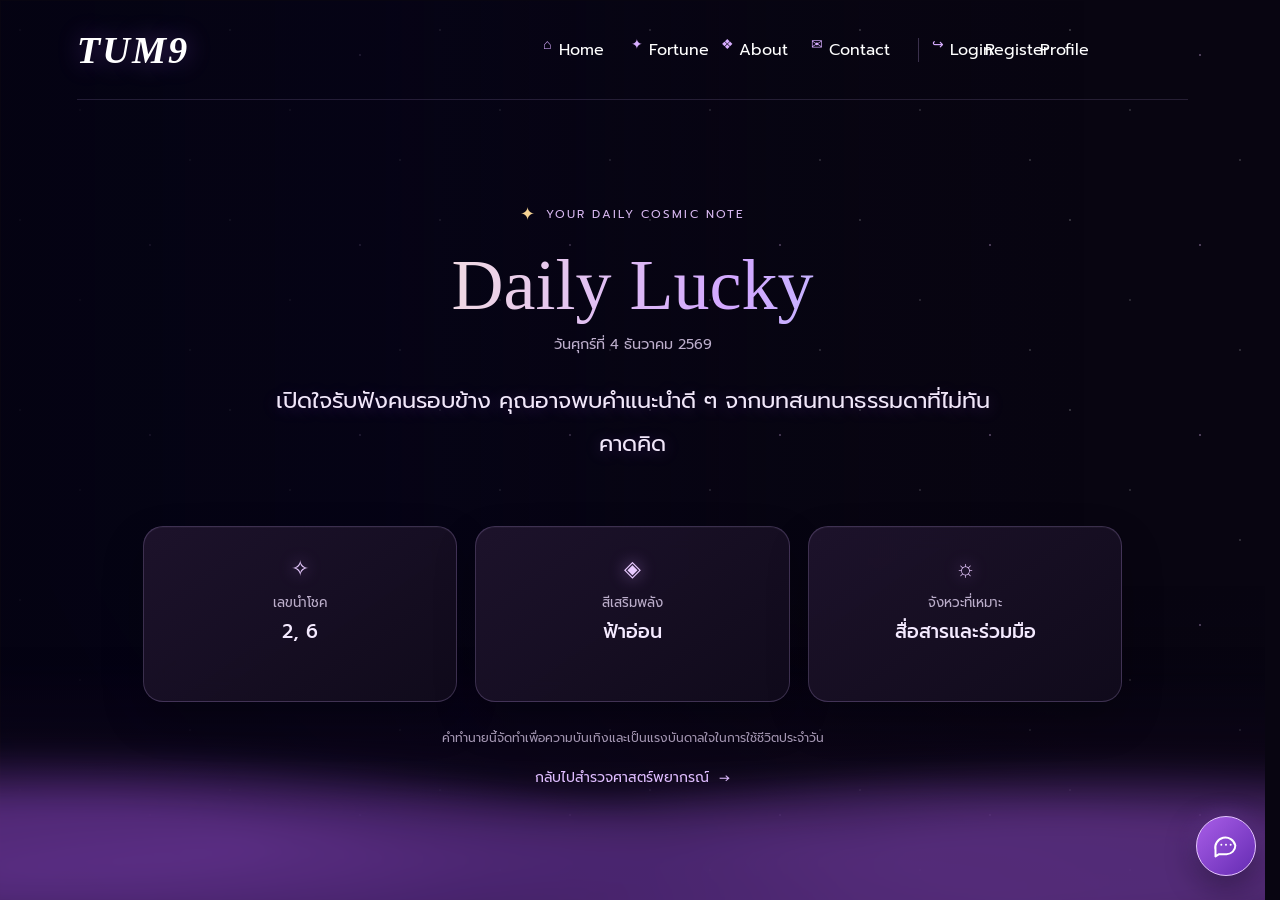
<file: daily-lucky.html>
<!DOCTYPE html>
<html lang="th">
<head>
  <meta charset="UTF-8">
  <meta name="viewport" content="width=device-width, initial-scale=1.0">
  <title>Daily Lucky | TUM9</title>
  <link rel="stylesheet" href="style.css">
  <link rel="stylesheet" href="daily-lucky.css">
  <link rel="stylesheet" href="home-chat.css">
</head>
<body class="daily-lucky-page">
  <div class="cosmos" aria-hidden="true">
    <div class="cosmos-shade"></div>
  </div>
  <header class="site-header">
    <div class="container-nav">
      <a class="logo" href="index.html"><span>TUM9</span></a>
      <nav aria-label="Main navigation">
        <ul class="nbr">
          <li><a href="index.html">Home</a></li>
          <li><a href="fortune.html" aria-current="page">Fortune</a></li>
          <li><a href="about.html">About</a></li>
          <li><a href="contact.html">Contact</a></li>
        </ul>
        <ul class="nbr account-links">
          <li><a href="login.html">Login</a></li>
          <li><a href="register.html">Register</a></li>
          <li><a href="profile.html">Profile</a></li>
        </ul>
      </nav>
    </div>
  </header>

  <main class="daily-main">
    <section class="daily-hero" aria-labelledby="daily-title">
      <span class="daily-eyebrow"><span aria-hidden="true">✦</span> YOUR DAILY COSMIC NOTE</span>
      <h1 id="daily-title">Daily Lucky</h1>
      <p class="daily-date" id="dailyDate" aria-live="polite"></p>
      <p class="daily-message" id="dailyMessage" aria-live="polite">กำลังเปิดคำทำนายประจำวัน...</p>
    </section>

    <section class="daily-highlights" aria-label="สิ่งนำโชคประจำวัน">
      <article class="daily-highlight">
        <span aria-hidden="true">✧</span>
        <p>เลขนำโชค</p>
        <strong id="luckyNumber">—</strong>
      </article>
      <article class="daily-highlight">
        <span aria-hidden="true">◈</span>
        <p>สีเสริมพลัง</p>
        <strong id="luckyColor">—</strong>
      </article>
      <article class="daily-highlight">
        <span aria-hidden="true">☼</span>
        <p>จังหวะที่เหมาะ</p>
        <strong id="luckyFocus">—</strong>
      </article>
    </section>

    <p class="daily-disclaimer">คำทำนายนี้จัดทำเพื่อความบันเทิงและเป็นแรงบันดาลใจในการใช้ชีวิตประจำวัน</p>
    <a class="daily-back-link" href="fortune.html">กลับไปสำรวจศาสตร์พยากรณ์ <span aria-hidden="true">→</span></a>
  </main>
  <script src="daily-lucky.js"></script>
  <script src="home-chat.js"></script>
</body>
</html>
</file>
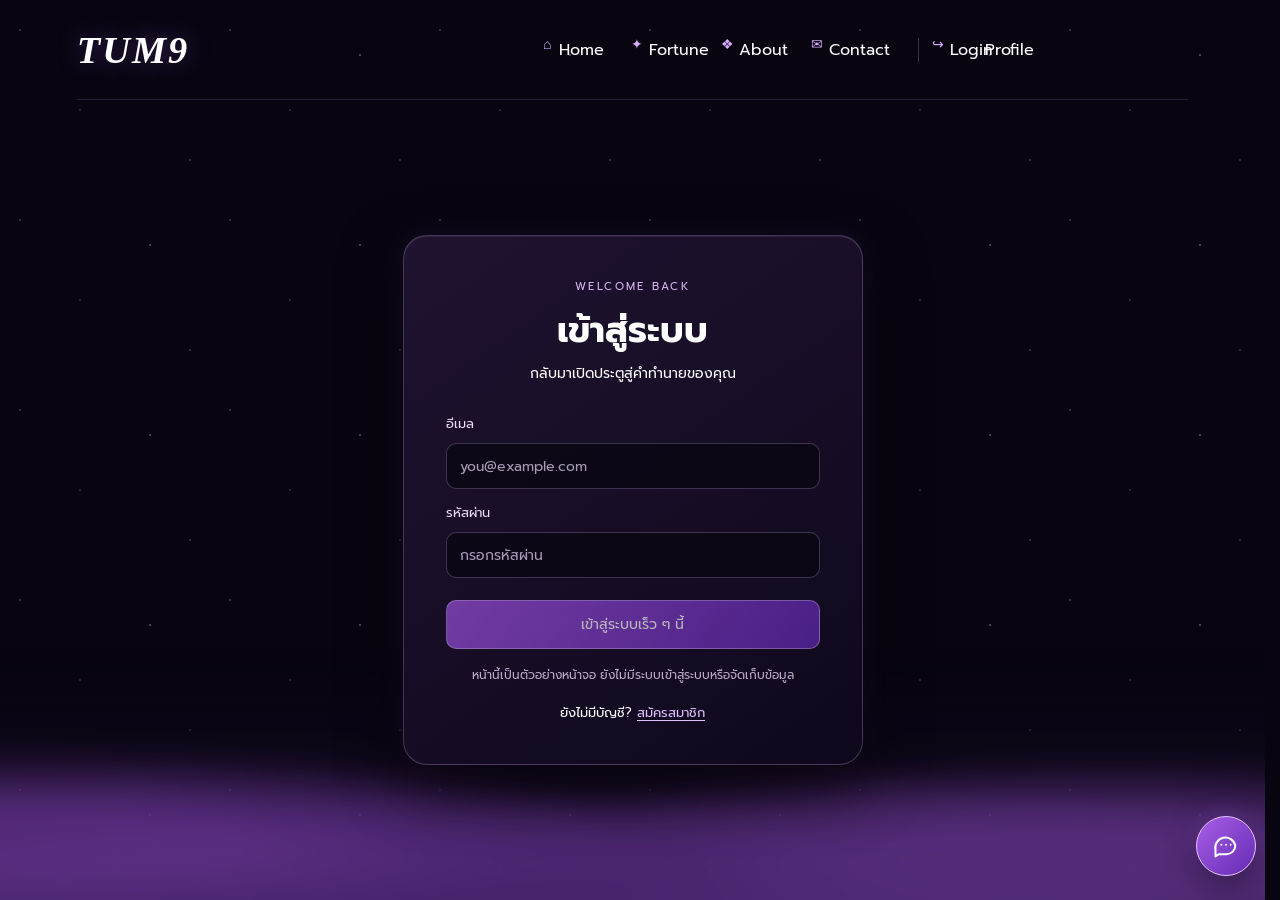
<file: login.html>
<!DOCTYPE html>
<html lang="th">
<head>
  <meta charset="UTF-8">
  <meta name="viewport" content="width=device-width, initial-scale=1.0">
  <title>เข้าสู่ระบบ | TUM9</title>
  <link rel="stylesheet" href="style.css">
  <link rel="stylesheet" href="account.css">
  <link rel="stylesheet" href="home-chat.css">
</head>
<body>
  <header class="site-header">
    <div class="container-nav">
      <a class="logo" href="index.html"><span>TUM9</span></a>
      <nav aria-label="Main navigation">
        <ul class="nbr">
          <li><a href="index.html">Home</a></li>
          <li><a href="fortune.html">Fortune</a></li>
          <li><a href="about.html">About</a></li>
          <li><a href="contact.html">Contact</a></li>
        </ul>
        <ul class="nbr account-links">
          <li><a href="login.html" aria-current="page">Login</a></li>
          <li><a href="profile.html">Profile</a></li>
        </ul>
      </nav>
    </div>
  </header>
  <main class="account-main">
    <section class="account-card" aria-labelledby="page-title">
      <p class="account-eyebrow">WELCOME BACK</p>
      <h1 id="page-title">เข้าสู่ระบบ</h1>
      <p class="account-intro">กลับมาเปิดประตูสู่คำทำนายของคุณ</p>
      <form class="account-form">
        <label for="login-email">อีเมล</label>
        <input id="login-email" name="email" type="email" autocomplete="email" placeholder="you@example.com" required>
        <label for="login-password">รหัสผ่าน</label>
        <input id="login-password" name="password" type="password" autocomplete="current-password" placeholder="กรอกรหัสผ่าน" required>
        <button type="button" class="account-submit" disabled>เข้าสู่ระบบเร็ว ๆ นี้</button>
      </form>
      <p class="account-notice">หน้านี้เป็นตัวอย่างหน้าจอ ยังไม่มีระบบเข้าสู่ระบบหรือจัดเก็บข้อมูล</p>
      <p class="account-switch">ยังไม่มีบัญชี? <a href="register.html">สมัครสมาชิก</a></p>
    </section>
  </main>
  <script src="home-chat.js"></script>
</body>
</html>
</file>
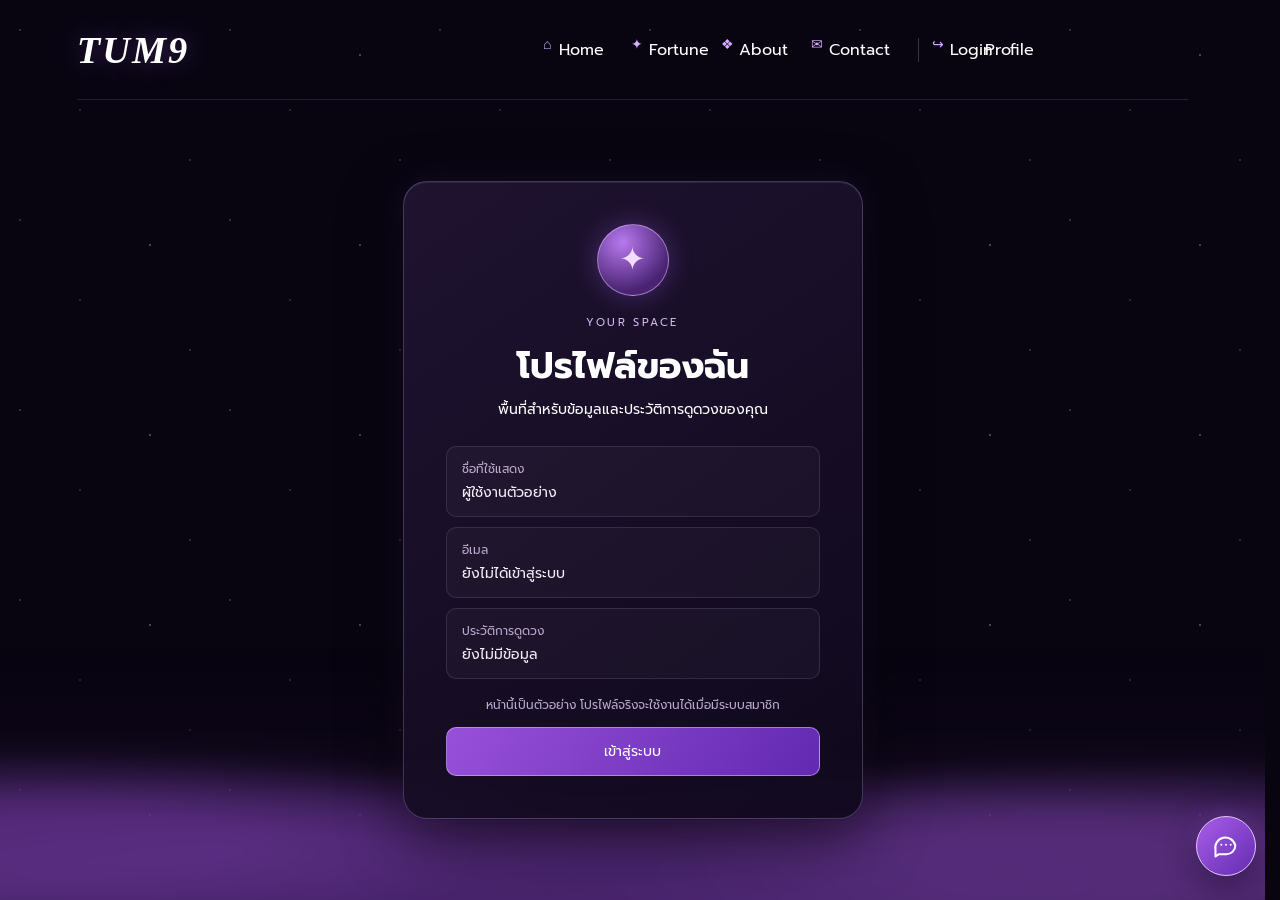
<file: profile.html>
<!DOCTYPE html>
<html lang="th">
<head>
  <meta charset="UTF-8">
  <meta name="viewport" content="width=device-width, initial-scale=1.0">
  <title>โปรไฟล์ | TUM9</title>
  <link rel="stylesheet" href="style.css">
  <link rel="stylesheet" href="account.css">
  <link rel="stylesheet" href="home-chat.css">
</head>
<body>
  <header class="site-header">
    <div class="container-nav">
      <a class="logo" href="index.html"><span>TUM9</span></a>
      <nav aria-label="Main navigation">
        <ul class="nbr">
          <li><a href="index.html">Home</a></li>
          <li><a href="fortune.html">Fortune</a></li>
          <li><a href="about.html">About</a></li>
          <li><a href="contact.html">Contact</a></li>
        </ul>
        <ul class="nbr account-links">
          <li><a href="login.html">Login</a></li>
          <li><a href="profile.html" aria-current="page">Profile</a></li>
        </ul>
      </nav>
    </div>
  </header>
  <main class="account-main">
    <section class="account-card profile-card" aria-labelledby="page-title">
      <div class="profile-avatar" aria-hidden="true">✦</div>
      <p class="account-eyebrow">YOUR SPACE</p>
      <h1 id="page-title">โปรไฟล์ของฉัน</h1>
      <p class="account-intro">พื้นที่สำหรับข้อมูลและประวัติการดูดวงของคุณ</p>
      <dl class="profile-details">
        <div><dt>ชื่อที่ใช้แสดง</dt><dd>ผู้ใช้งานตัวอย่าง</dd></div>
        <div><dt>อีเมล</dt><dd>ยังไม่ได้เข้าสู่ระบบ</dd></div>
        <div><dt>ประวัติการดูดวง</dt><dd>ยังไม่มีข้อมูล</dd></div>
      </dl>
      <p class="account-notice">หน้านี้เป็นตัวอย่าง โปรไฟล์จริงจะใช้งานได้เมื่อมีระบบสมาชิก</p>
      <a class="account-submit profile-login" href="login.html">เข้าสู่ระบบ</a>
    </section>
  </main>
  <script src="home-chat.js"></script>
</body>
</html>
</file>
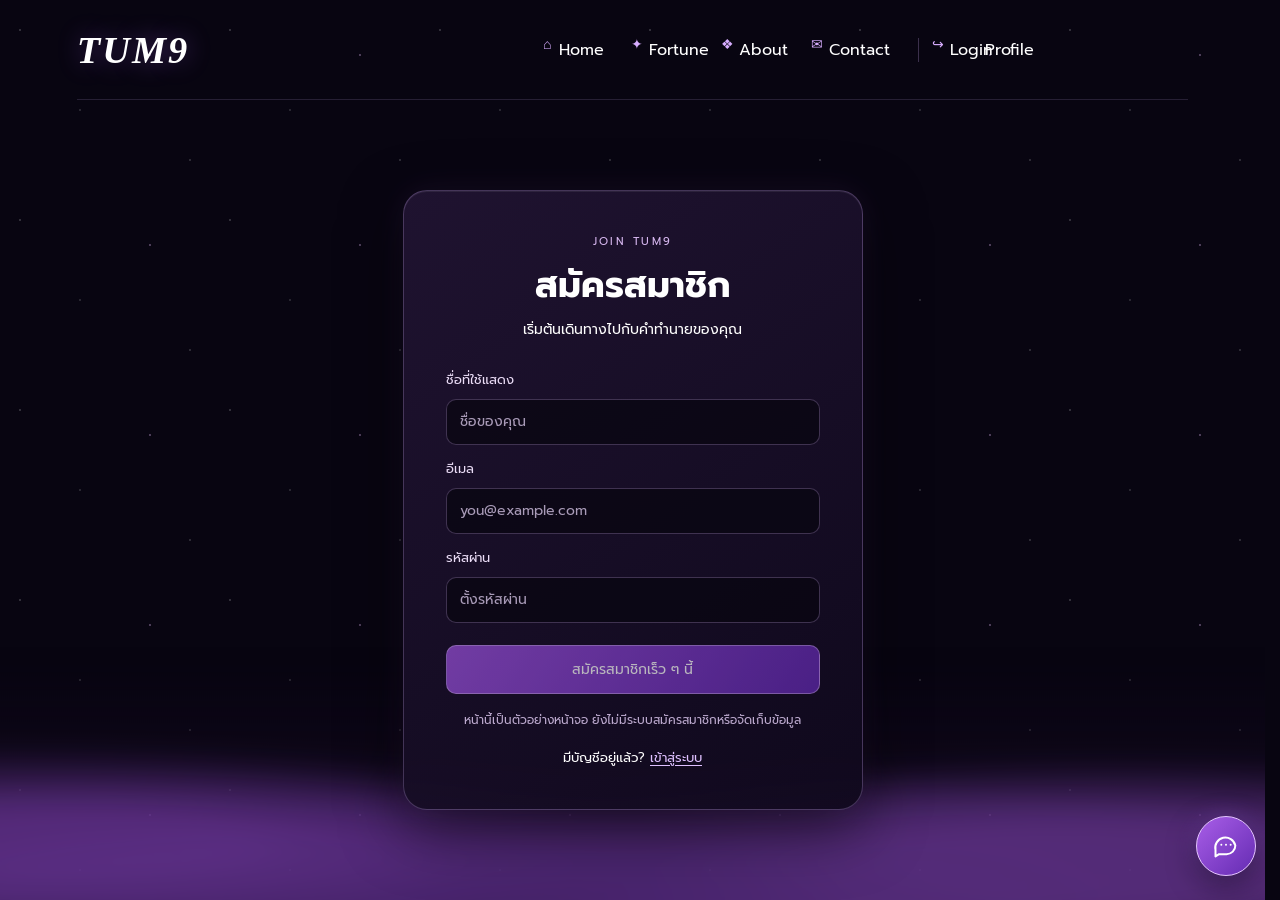
<file: register.html>
<!DOCTYPE html>
<html lang="th">
<head>
  <meta charset="UTF-8">
  <meta name="viewport" content="width=device-width, initial-scale=1.0">
  <title>สมัครสมาชิก | TUM9</title>
  <link rel="stylesheet" href="style.css">
  <link rel="stylesheet" href="account.css">
  <link rel="stylesheet" href="home-chat.css">
</head>
<body>
  <header class="site-header">
    <div class="container-nav">
      <a class="logo" href="index.html"><span>TUM9</span></a>
      <nav aria-label="Main navigation">
        <ul class="nbr">
          <li><a href="index.html">Home</a></li>
          <li><a href="fortune.html">Fortune</a></li>
          <li><a href="about.html">About</a></li>
          <li><a href="contact.html">Contact</a></li>
        </ul>
        <ul class="nbr account-links">
          <li><a href="login.html">Login</a></li>
          <li><a href="profile.html">Profile</a></li>
        </ul>
      </nav>
    </div>
  </header>
  <main class="account-main">
    <section class="account-card" aria-labelledby="page-title">
      <p class="account-eyebrow">JOIN TUM9</p>
      <h1 id="page-title">สมัครสมาชิก</h1>
      <p class="account-intro">เริ่มต้นเดินทางไปกับคำทำนายของคุณ</p>
      <form class="account-form">
        <label for="register-name">ชื่อที่ใช้แสดง</label>
        <input id="register-name" name="name" autocomplete="name" placeholder="ชื่อของคุณ" required>
        <label for="register-email">อีเมล</label>
        <input id="register-email" name="email" type="email" autocomplete="email" placeholder="you@example.com" required>
        <label for="register-password">รหัสผ่าน</label>
        <input id="register-password" name="password" type="password" autocomplete="new-password" placeholder="ตั้งรหัสผ่าน" required>
        <button type="button" class="account-submit" disabled>สมัครสมาชิกเร็ว ๆ นี้</button>
      </form>
      <p class="account-notice">หน้านี้เป็นตัวอย่างหน้าจอ ยังไม่มีระบบสมัครสมาชิกหรือจัดเก็บข้อมูล</p>
      <p class="account-switch">มีบัญชีอยู่แล้ว? <a href="login.html">เข้าสู่ระบบ</a></p>
    </section>
  </main>
  <script src="home-chat.js"></script>
</body>
</html>
</file>
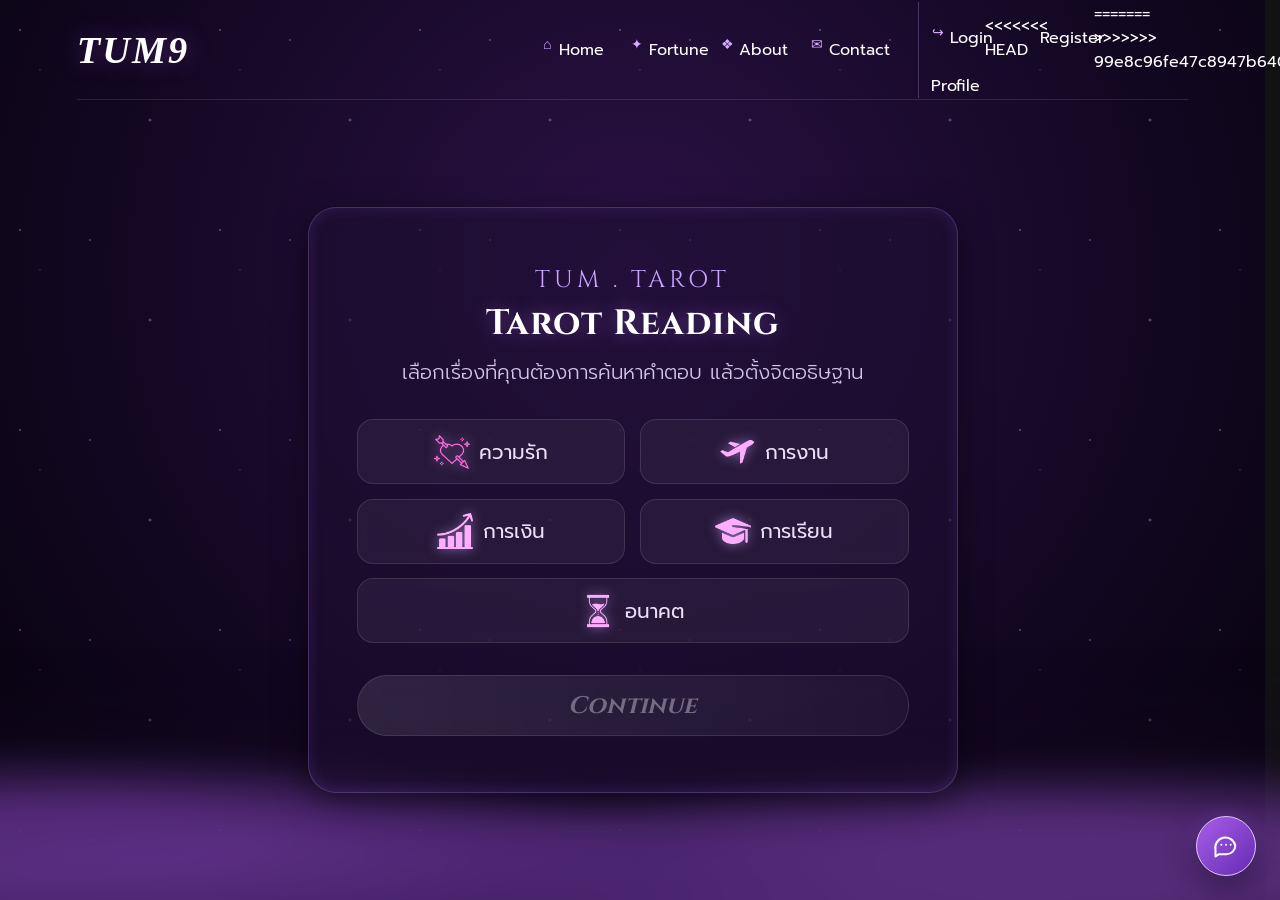
<file: taro.html>
<!DOCTYPE html>
<html lang="th">
<head>
  <meta charset="UTF-8" />
  <meta name="viewport" content="width=device-width, initial-scale=1.0" />
  <link href="style.css" rel="stylesheet">
  <title>ไพ่ทาโร่ | เลือกหัวข้อทำนาย</title>
  <link rel="stylesheet" href="taro.css" />
  <link rel="stylesheet" href="home-chat.css">
  <!-- ฟอนต์ Cinzel และ Prompt เพื่อความขลังและอ่านง่าย -->
  <link rel="preconnect" href="https://fonts.googleapis.com">
  <link rel="preconnect" href="https://fonts.gstatic.com" crossorigin>
  <link href="https://fonts.googleapis.com/css2?family=Cinzel:wght@500;700&family=Prompt:wght@300;400;500&display=swap" rel="stylesheet">
</head>
<body>
  <header class="site-header">
    <div class="container-nav">
      <a class="logo" href="index.html" >
        <span>TUM9</span>
      </a>
      <nav>
        <ul class="nbr">
          <li><a href="index.html" >Home</a></li>
          <li><a href="fortune.html" >Fortune</a></li>
          <li><a href="about.html" >About</a></li>
          <li><a href="contact.html" >Contact</a></li>
        </ul>
        <ul class="nbr account-links">
          <li><a href="login.html">Login</a></li>
<<<<<<< HEAD
          <li><a href="register.html">Register</a></li>
=======
>>>>>>> 99e8c96fe47c8947b6405df7044d41fcaafd783a
          <li><a href="profile.html">Profile</a></li>
        </ul>
      </nav>
    </div>
  </header>
  <!-- MainContainer -->
  <main class="container">
    <div class="tarot-card-modal">
      <header class="modal-header">
        <p class="sub-brand">TUM . TAROT</p>
        <h1 class="main-title">Tarot Reading</h1>
        <p class="description">เลือกเรื่องที่คุณต้องการค้นหาคำตอบ แล้วตั้งจิตอธิษฐาน</p>
      </header>

      <!-- Category choice -->
      <div class="category-grid">
        <button type="button" class="category-btn" data-category="ความรัก">
          <span class="icon"><img src="logo/cupid.png" alt=""></span>
          <span class="label">ความรัก</span>
        </button>
        <button type="button" class="category-btn" data-category="การงาน">
          <span class="icon"><img src="logo/airplane.png" alt=""></span>
          <span class="label">การงาน</span>
        </button>
        <button type="button" class="category-btn" data-category="การเงิน">
          <span class="icon"><img src="logo/diagram.png" alt=""></span>
          <span class="label">การเงิน</span>
        </button>
        <button type="button" class="category-btn" data-category="การเรียน">
          <span class="icon"><img src="logo/graduation-hat.png" alt=""></span>
          <span class="label">การเรียน</span>
        </button>
        <button type="button" class="category-btn span-all" data-category="อนาคต">
          <span class="icon"><img src="logo/hourglass.png" alt=""></span>
          <span class="label">อนาคต</span>
        </button>
      </div>

      <button type="button" id="continueBtn" class="continue-btn" disabled>
        Continue
      </button>
    </div>

  </main>

  <script src="taro.js"></script>
  <script src="home-chat.js"></script>
</body>
</html>
</file>
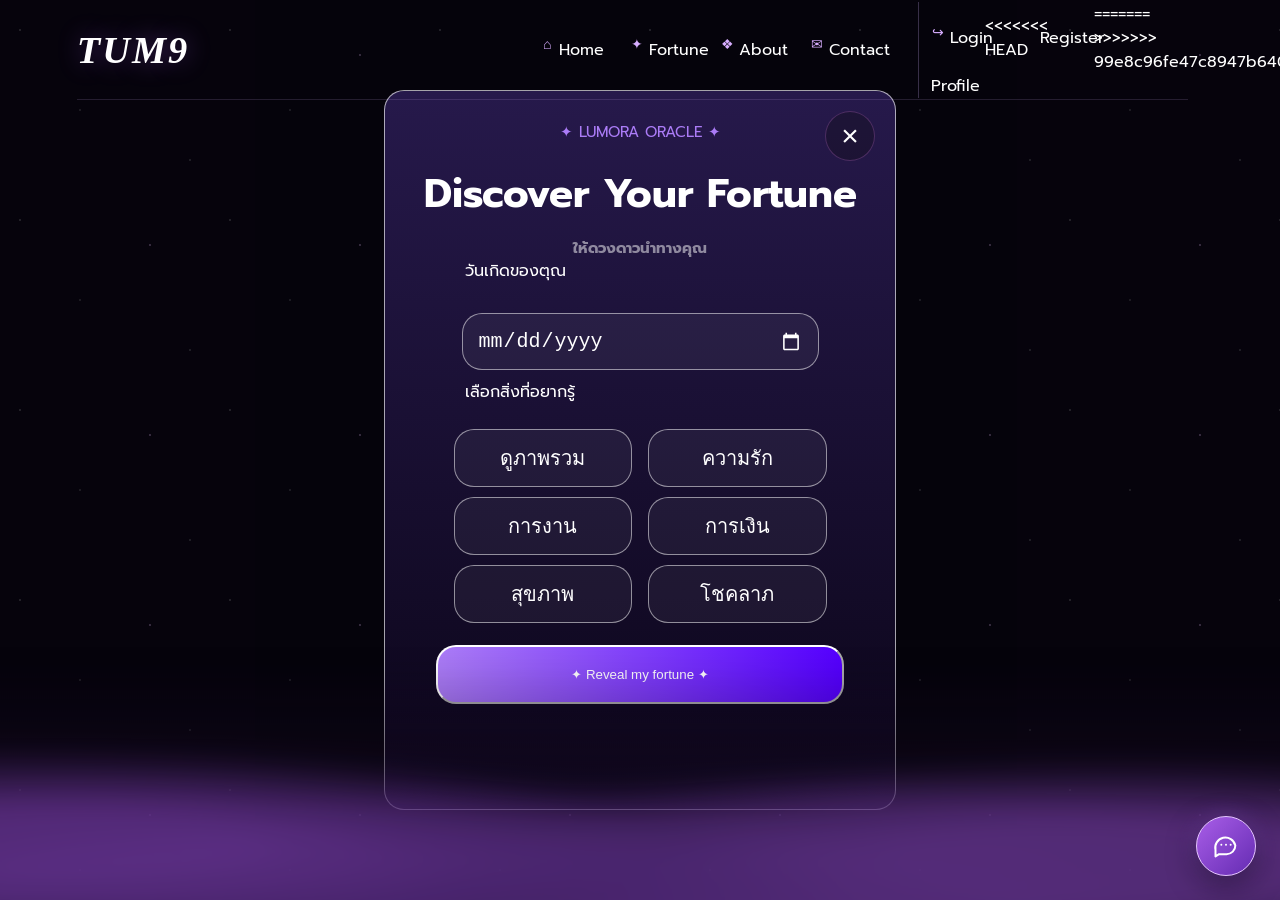
<file: zodiac.html>
<!DOCTYPE html>
<html lang="en">

<head>
    <meta charset="UTF-8">
    <meta name="viewport" content="width=device-width, initial-scale=1.0">
    <title>Zodiac</title>
    <link rel="stylesheet" href="zodiac.css">
    <link rel="stylesheet" href="style.css">
    <link rel="stylesheet" href="home-chat.css">
    <link rel="stylesheet" href="account.css">
</head>

<body>
    <header class="site-header">
        <div class="container-nav">
            <a class="logo" href="index.html"><span>TUM9</span></a>
            <nav aria-label="Main navigation">
                <ul class="nbr">
                    <li><a href="index.html">Home</a></li>
                    <li><a href="fortune.html">Fortune</a></li>
                    <li><a href="about.html">About</a></li>
                    <li><a href="contact.html">Contact</a></li>
                </ul>
                <ul class="nbr account-links">
                    <li><a href="login.html">Login</a></li>
<<<<<<< HEAD
                    <li><a href="register.html">Register</a></li>
=======
>>>>>>> 99e8c96fe47c8947b6405df7044d41fcaafd783a
                    <li><a href="profile.html">Profile</a></li>
                </ul>
            </nav>
        </div>
    </header>
    <div class="bg">
        <div class="box1">
            <button onclick="cs()" class="close">&times;</button>
            <p class="p">✦ LUMORA ORACLE ✦</p>
            <h1 class="H">Discover Your Fortune</h1>
            <h2 class="H2">ให้ดวงดาวนำทางคุณ</h2>
            <p class="b">วันเกิดของตุณ</p>
            <br>
            <div class="bd">
                <input type="date" id="din" class="date">
            </div>
            <p class="w">เลือกสิ่งที่อยากรู้</p>
            <br>
            <div class="f">
                <button class="btn" onclick="selectCategory('al', this)">ดูภาพรวม</button>
                <button class="btn" onclick="selectCategory('love', this)">ความรัก</button>
                <button class="btn" onclick="selectCategory('job', this)">การงาน</button>
                <button class="btn" onclick="selectCategory('mony', this)">การเงิน</button>
                <button class="btn" onclick="selectCategory('health', this)">สุขภาพ</button>
                <button class="btn" onclick="selectCategory('luck', this)">โชคลาภ</button>
            </div>
            <div>
                <button class="rs" onclick="rs()">✦ Reveal my fortune ✦</button>
            </div>
        </div>
    </div>
    <script src="zodiac.js"></script>
    <script src="home-chat.js"></script>
</body>

</html>
</file>
<file: style.css>
@import url('https://fonts.googleapis.com/css2?family=Prompt:wght@300;400;500;600;700&display=swap');

:root {
  color-scheme: dark;
  --ink: #f9f4ff;
  --muted: #c8bddb;
  --accent: #cc9eff;
  --page-gutter: clamp(24px, 6vw, 112px);
}

* {
  box-sizing: border-box;
  margin: 0;
  padding: 0;
}

html {
  scrollbar-gutter: stable;
}


a {
  color: inherit;
  text-decoration: none;
}

:focus-visible {
  outline: 2px solid #efc9ff;
  outline-offset: 6px;
}

body {
    position: relative;
    display: flex;
    flex-direction: column;
    min-height: 100vh;
    overflow-x: hidden;
    color: #fff;
    font-family: 'Prompt', sans-serif;
    background-color: #080511;
    background-attachment: fixed;
}

.cosmos {
  position: fixed;
  z-index: 0;
  inset: 1px;
}

body::before {
    position: fixed;
    z-index: 0;
    inset: 0;
    content: "";
    pointer-events: none;
    opacity: 0.58;
    background-image:
        radial-gradient(1px 1px at 20px 30px, #fff, transparent),
        radial-gradient(1px 1px at 80px 110px, rgba(255, 255, 255, 0.8), transparent),
        radial-gradient(1.5px 1.5px at 150px 55px, #e9bfff, transparent),
        radial-gradient(1px 1px at 190px 160px, rgba(255, 255, 255, 0.9), transparent);
    background-size: 210px 190px;
}

body::after {
    position: fixed;
    z-index: 0;
    right: -8%;
    bottom: -16vh;
    left: -8%;
    height: 43vh;
    min-height: 170px;
    content: "";
    pointer-events: none;
    opacity: 0.9;
    background:
        radial-gradient(ellipse at 8% 48%, rgba(107, 54, 152, 0.78) 0 12%, transparent 34%),
        radial-gradient(ellipse at 23% 63%, rgba(75, 38, 113, 0.9) 0 15%, transparent 38%),
        radial-gradient(ellipse at 42% 73%, rgba(89, 46, 130, 0.88) 0 17%, transparent 40%),
        radial-gradient(ellipse at 62% 66%, rgba(92, 48, 132, 0.9) 0 16%, transparent 39%),
        radial-gradient(ellipse at 82% 53%, rgba(111, 58, 155, 0.8) 0 14%, transparent 36%),
        linear-gradient(to bottom, transparent 0%, rgba(19, 9, 31, 0.45) 26%, #10081b 100%);
    filter: blur(12px);
}

.cosmos-shade {
  position: absolute;
  inset: 0;
  background:
    linear-gradient(
      90deg,
      rgba(4, 3, 19, 0.85) 0%,
      rgba(5, 3, 24, 0.65) 30%,
      rgba(5, 3, 24, 0.16) 61%,
      transparent 85%
    ),
    linear-gradient(0deg, rgba(3, 2, 16, 0.45), transparent 35%);
}

.site-header {
  position: relative;
  z-index: 2;
  padding: 0 var(--page-gutter);
}

.container-nav {
  width: 100%;
  min-height: 100px;
  display: flex;
  align-items: center;
  justify-content: space-between;
  gap: 24px;
  border-bottom: 1px solid #d5b5ff26;
}

.logo {
  display: inline-flex;
  gap: 10px;
  align-items: center;
  font-family: Georgia, serif;
  font-style: italic;
  font-weight: bold;
  font-size: clamp(30px, 3vw, 42px);
  letter-spacing: 2px;
  text-shadow: 0 0 24px #b469ff60;
}

.nbr {
  display: flex;
  align-items: center;
  gap: clamp(18px, 3.5vw, 56px);
  list-style: none;
}

.site-header .container-nav nav {
  display: flex;
  align-items: center;
  gap: 18px;
  width: 648px;
}

.site-header .container-nav nav .nbr {
  display: grid;
  grid-template-columns: repeat(4, minmax(0, 1fr));
  width: 360px;
  gap: 0;
}

.site-header .container-nav nav .account-links {
<<<<<<< HEAD
  grid-template-columns: repeat(3, minmax(0, 1fr));
  width: 270px;
=======
  grid-template-columns: repeat(2, minmax(0, 1fr));
  width: 230px;
>>>>>>> 99e8c96fe47c8947b6405df7044d41fcaafd783a
  column-gap: 6px;
  padding-left: 12px;
  border-left: 1px solid #d5b5ff40;
}

.site-header .nbr a::before {
  display: inline-flex;
  flex: 0 0 14px;
  justify-content: center;
  margin-right: 5px;
  color: #d7adff;
  font-size: 14px;
  line-height: 1;
}

.site-header .nbr a[href="index.html"]::before {
  content: "⌂";
}

.site-header .nbr a[href="fortune.html"]::before {
  content: "✦";
}

.site-header .nbr a[href="about.html"]::before {
  content: "❖";
}

.site-header .nbr a[href="contact.html"]::before {
  content: "✉";
}

.site-header .nbr a[href="login.html"]::before {
  content: "↪";
}

<<<<<<< HEAD
.site-header .nbr a[href="register.html"]::before {
  content: "+";
}

=======
>>>>>>> 99e8c96fe47c8947b6405df7044d41fcaafd783a
.site-header .nbr a[href="profile.html"]::before {
  content: "♙";
}

<<<<<<< HEAD
.site-header .account-links a[href="register.html"] {
  position: relative;
  padding-left: 18px;
  font-size: 14px;
  text-align: center;
}

.site-header .account-links a[href="register.html"]::before {
  position: absolute;
  left: 10px;
  margin-right: 0;
}

.nbr a {
  display: flex;
  position: relative;
=======
.nbr a {
  display: flex;
  position: relative;
>>>>>>> 99e8c96fe47c8947b6405df7044d41fcaafd783a
  height: 42px;
  align-items: center;
  justify-content: center;
  font-size: 15px;
  letter-spacing: 0.03em;
  color: #e5dcee;
  transition: color 0.25s;
}

.nbr a::after {
  content: "";
  position: absolute;
  left: 0;
  right: 0;
  bottom: 3px;
  height: 1px;
  background: var(--accent);
  transform: scaleX(0);
  transform-origin: left;
  transition: transform 0.25s;
  box-shadow: 0 0 9px #cd8fff;
}

.nbr a:hover,
.nbr a[aria-current] {
  color: #e5bfff;
}

.nbr a:hover::after,
.nbr a[aria-current]::after {
  transform: scaleX(1);
}

.account-links a::after,
.account-links a:hover::after,
.account-links a[aria-current]::after {
  display: none;
}

<<<<<<< HEAD
.account-links li:nth-child(1) a,
.account-links li:nth-child(2) a {
=======
.account-links li:nth-child(1) a {
>>>>>>> 99e8c96fe47c8947b6405df7044d41fcaafd783a
  height: 34px;
  border: 1px solid #d5b5ff70;
  border-radius: 999px;
  background: #9a5bd52b;
}

<<<<<<< HEAD
.account-links li:nth-child(2) a {
  border-color: #dfbdff;
  background: linear-gradient(125deg, #9850d9, #6229b1);
}

.account-links li:nth-child(1) a:hover,
.account-links li:nth-child(2) a:hover {
=======
.account-links li:nth-child(1) a:hover {
>>>>>>> 99e8c96fe47c8947b6405df7044d41fcaafd783a
  color: #fff;
  box-shadow: 0 0 18px #b469ff55;
}

.container {
  position: relative;
  z-index: 1;
  min-height: calc(100svh - 100px);
  padding: 80px var(--page-gutter) 120px;
  display: flex;
  align-items: center;
}

.text {
  width: min(58%, 790px);
}

.eyebrow {
  display: flex;
  gap: 12px;
  align-items: center;
  margin-bottom: 26px;
  font-size: 10px;
  letter-spacing: 0.24em;
  line-height: 1.8;
  color: #d7b7f0;
}

.eyebrow span {
  font-size: 23px;
}

h1 {
  font-size: clamp(25px, 2.55vw, 44px);
  font-weight: 600;
  line-height: 1.65;
  letter-spacing: -0.025em;
  text-shadow: 0 2px 20px #08011f;
}

h1 span {
  color: #dec9ff;
}

.ornament {
  display: flex;
  align-items: center;
  gap: 14px;
  width: 170px;
  margin: 26px 0;
  font-size: 14px;
  color: #d7a4ff;
}

.ornament span {
  height: 1px;
  flex: 1;
  background: linear-gradient(90deg, transparent, #c49bea);
}

.ornament span:last-child {
  transform: rotate(180deg);
}

p {
  max-width: 660px;
  font-size: clamp(14px, 1.05vw, 17px);
  line-height: 2.1;
  color: var(--muted);
  text-shadow: 0 2px 10px #07021a;
}

.hero-caption {
  margin-top: 26px;
  font-size: 9px;
  letter-spacing: 0.18em;
  line-height: 1.8;
  color: #c6acda99;
}

.star-bth {
  display: inline-flex;
  align-items: center;
  gap: 32px;
  position: relative;
  overflow: hidden;
  margin-top: 34px;
  padding: 16px 26px;
  border: 1px solid #dfbdff88;
  border-radius: 100px;
  background: linear-gradient(125deg, #9850d9ee, #6229b1ee);
  box-shadow:
    0 0 22px #a35cf348,
    inset 0 1px 0 #ffffff38;
  font-size: 16px;
  transition: transform 0.25s, box-shadow 0.25s;
}

.star-bth::before {
  content: "";
  position: absolute;
  inset: -80% -40%;
  background: linear-gradient(110deg, transparent 43%, #ffffff30 50%, transparent 57%);
  transform: translateX(-90%);
  animation: button-sheen 7s ease-in-out infinite;
}

.star-bth span {
  position: relative;
}

.star-bth:hover {
  transform: translateY(-3px);
  box-shadow:
    0 0 32px #b469ff88,
    0 12px 35px #16092780;
}

.star-bth:active {
  transform: translateY(0);
}

@keyframes arrival {
  from {
    opacity: 0;
    transform: translateY(20px);
  }
  to {
    opacity: 1;
    transform: translateY(0);
  }
}

@keyframes button-sheen {
  0%, 65% {
    transform: translateX(-90%);
  }
  90%, 100% {
    transform: translateX(90%);
  }
}

@media (min-width: 1800px) {
  .text {
    width: 54%;
  }
}

@media (max-width: 900px) {
  .text {
    width: 68%;
  }

  .container {
    padding-top: 70px;
  }



  h1 {
    font-size: clamp(25px, 3.3vw, 33px);
  }
}

@media (max-width: 600px) {
  .container-nav {
    width: 100%;
    min-height: 118px;
    flex-direction: column;
    justify-content: center;
    gap: 10px;
  }

  .site-header .container-nav nav {
    flex-direction: column;
    gap: 2px;
    width: 100%;
  }

  .nbr {
    width: min(360px, 100%);
    margin: 0 auto;
  }

  .site-header .container-nav nav .nbr {
    width: min(360px, 100%);
  }

  .site-header .container-nav nav .account-links {
<<<<<<< HEAD
    grid-template-columns: repeat(3, minmax(0, 1fr));
    width: min(270px, 100%);
=======
    grid-template-columns: repeat(2, minmax(0, 1fr));
    width: min(230px, 100%);
>>>>>>> 99e8c96fe47c8947b6405df7044d41fcaafd783a
    column-gap: 6px;
    padding-top: 2px;
    padding-left: 0;
    border-top: 1px solid #d5b5ff40;
    border-left: 0;
  }

  .nbr a {
    height: 29px;
    font-size: 12px;
  }

  .container {
    min-height: calc(100svh - 118px);
    padding-top: 170px;
    padding-bottom: 100px;
    align-items: center;
  }

  .text {
    width: 100%;
  }

  .cosmos-shade {
    background: linear-gradient(0deg, #050319e8 0%, #050319c7 46%, #05031925 100%);
  }

  h1 {
    font-size: clamp(22px, 5.6vw, 31px);
    line-height: 1.7;
  }

  .eyebrow {
    font-size: 8px;
    letter-spacing: 0.16em;
    margin-bottom: 18px;
  }

  p {
    font-size: 14px;
  }

  .star-bth {
    font-size: 15px;
  }

  .hero-caption {
    font-size: 8px;
  }
}

<<<<<<< HEAD
@media (min-width: 601px) and (max-width: 900px) {
=======
@media (min-width: 601px) and (max-width: 760px) {
>>>>>>> 99e8c96fe47c8947b6405df7044d41fcaafd783a
  .container-nav {
    min-height: 118px;
    flex-direction: column;
    justify-content: center;
    gap: 4px;
  }

  .site-header .container-nav nav {
    flex-direction: column;
    gap: 2px;
    width: 100%;
  }

  .site-header .container-nav nav .nbr {
    width: min(360px, 100%);
    height: 29px;
    margin: 0 auto;
  }

  .site-header .container-nav nav .account-links {
<<<<<<< HEAD
    width: min(270px, 100%);
=======
    width: min(230px, 100%);
>>>>>>> 99e8c96fe47c8947b6405df7044d41fcaafd783a
    padding-top: 2px;
    padding-left: 0;
    border-top: 1px solid #d5b5ff40;
    border-left: 0;
  }

  .nbr a {
    height: 29px;
    font-size: 12px;
  }
}

@media (prefers-reduced-motion: reduce) {
  *,
  *::before,
  *::after {
    animation: none !important;
    scroll-behavior: auto !important;
    transition: none !important;
  }
}

body,
body * {
  font-family: 'Prompt', sans-serif !important;
}

body .logo,
body .logo * {
  font-family: Georgia, serif !important;
}
</file>
<file: home-chat.css>
body > main,
body > .bg {
  animation: page-arrival 1.2s ease-out both;
}

@keyframes page-arrival {
  from {
    opacity: 0;
    transform: translateY(20px);
  }
  to {
    opacity: 1;
    transform: translateY(0);
  }
}

@media (prefers-reduced-motion: reduce) {
  body > main,
  body > .bg {
    animation: none;
  }
}

.admin-chat-toggle {
  position: fixed;
  z-index: 5;
  right: 24px;
  bottom: 24px;
  display: grid;
  width: 60px;
  height: 60px;
  place-items: center;
  border: 1px solid #e4c4ff;
  border-radius: 50%;
  color: #fff;
  background: linear-gradient(135deg, #a95ee8, #642bb2);
  box-shadow: 0 8px 28px #0008, 0 0 22px #a35cf366;
  cursor: pointer;
  transition: transform .2s ease, box-shadow .2s ease;
}

.admin-chat-toggle:hover {
  transform: translateY(-3px);
  box-shadow: 0 10px 32px #0009, 0 0 28px #b469ff99;
}

.admin-chat-toggle svg {
  width: 28px;
  height: 28px;
  fill: none;
  stroke: currentColor;
  stroke-linecap: round;
  stroke-linejoin: round;
  stroke-width: 1.7;
}

.admin-chat-panel {
  position: fixed;
  z-index: 5;
  right: 24px;
  bottom: 98px;
  display: grid;
  grid-template-rows: auto 1fr auto;
  width: min(360px, calc(100vw - 32px));
  max-height: min(560px, calc(100svh - 120px));
  overflow: hidden;
  border: 1px solid #d5b5ff66;
  border-radius: 18px;
  color: #f9f4ff;
  background: #10091df2;
  box-shadow: 0 18px 55px #000a, 0 0 28px #a35cf333;
  backdrop-filter: blur(16px);
}

.admin-chat-panel[hidden] {
  display: none;
}

.admin-chat-header {
  display: flex;
  align-items: center;
  justify-content: space-between;
  gap: 16px;
  padding: 18px 20px;
  border-bottom: 1px solid #d5b5ff26;
  background: linear-gradient(120deg, #6d36a6aa, #24133daa);
}

.admin-chat-header h2 {
  font-size: 17px;
  font-weight: 600;
}

.admin-chat-header p,
.admin-chat-note {
  margin-top: 4px;
  color: #c8bddb;
  font-size: 12px;
  line-height: 1.5;
}

.admin-chat-close {
  width: 34px;
  height: 34px;
  border: 0;
  border-radius: 50%;
  color: #f9f4ff;
  background: #ffffff14;
  font-size: 25px;
  line-height: 1;
  cursor: pointer;
}

.admin-chat-messages {
  min-height: 90px;
  overflow-y: auto;
  padding: 18px;
}

.admin-chat-message {
  width: fit-content;
  max-width: 92%;
  padding: 12px 14px;
  border: 1px solid #d5b5ff26;
  border-radius: 14px 14px 14px 4px;
  color: #eee5f7;
  background: #241735;
  font-size: 14px;
  line-height: 1.65;
}

.admin-chat-form {
  display: grid;
  gap: 8px;
  padding: 16px 18px 18px;
  border-top: 1px solid #d5b5ff26;
}

.admin-chat-form label {
  margin-top: 4px;
  color: #e8d8f6;
  font-size: 12px;
}

.admin-chat-form label span {
  color: #bca9ce;
}

.admin-chat-form input,
.admin-chat-form textarea {
  width: 100%;
  border: 1px solid #d5b5ff40;
  border-radius: 9px;
  padding: 10px 12px;
  color: #fff;
  background: #090611;
  font: inherit;
  font-size: 14px;
}

.admin-chat-form textarea {
  min-height: 82px;
  resize: vertical;
}

.admin-chat-form input::placeholder,
.admin-chat-form textarea::placeholder {
  color: #a99bb8;
}

.admin-chat-send {
  margin-top: 4px;
  border: 1px solid #dfbdff88;
  border-radius: 9px;
  padding: 11px 14px;
  color: #fff;
  background: linear-gradient(125deg, #9850d9, #6229b1);
  font: inherit;
  font-size: 14px;
  cursor: pointer;
}

.admin-chat-send:hover {
  background: linear-gradient(125deg, #a960e7, #7437c2);
}

.admin-chat-note {
  margin-top: 0;
  text-align: center;
}

@media (max-width: 600px) {
  .admin-chat-toggle {
    right: 16px;
    bottom: 16px;
    width: 56px;
    height: 56px;
  }

  .admin-chat-panel {
    right: 12px;
    bottom: 84px;
    max-height: calc(100svh - 104px);
  }
}

@media (prefers-reduced-motion: reduce) {
  .admin-chat-toggle {
    transition: none;
  }
}
</file>
<file: lucky-wheel.css>
.home-page {
  height: 100%;
  overflow: hidden;
  scrollbar-gutter: auto;
}

html.home-page {
  height: 100%;
}

body.home-page {
  height: 100vh;
  height: 100svh;
  min-height: 0;
  overflow: hidden;
}

body.home-page .container {
  flex: 1 1 auto;
  min-height: 0;
  padding-block: clamp(20px, 6vh, 80px);
  overflow: hidden;
}

body.home-page .text {
  width: auto;
  min-width: 0;
  flex: 1 1 55%;
}

body.home-page [data-wheel-reveal] {
  color: inherit;
  cursor: pointer;
  font-family: inherit;
}

.home-page [data-wheel-reveal]:disabled {
  cursor: wait;
}

.lucky-wheel {
  --wheel-size: min(100%, 340px, calc(100svh - 100px - clamp(40px, 12vh, 160px) - 262px));
  display: flex;
  flex: 0 1 390px;
  flex-direction: column;
  align-items: center;
  width: min(390px, 100%);
  padding: 14px 0;
  text-align: center;
}

.lucky-wheel[hidden],
.lucky-wheel-content[hidden] {
  display: none;
}

.lucky-wheel-content {
  display: flex;
  width: 100%;
  flex-direction: column;
  align-items: center;
}

.lucky-wheel-content.is-visible {
  animation: lucky-wheel-arrival 0.42s cubic-bezier(0.16, 0.8, 0.25, 1) both;
}

.lucky-wheel-content.is-closing {
  pointer-events: none;
  animation: lucky-wheel-collapse 0.22s ease-in both;
}

.lucky-wheel-eyebrow {
  color: #d3a9ff;
  font-size: 10px;
  letter-spacing: 0.24em;
}

.lucky-wheel h2 {
  margin-top: 5px;
  color: #f5eaff;
  font-size: clamp(20px, 2vw, 25px);
  font-weight: 600;
}

.lucky-wheel-description {
  margin-top: 4px;
  font-size: 13px;
  line-height: 1.7;
}

.lucky-wheel-stage {
  position: relative;
  display: grid;
  width: var(--wheel-size);
  aspect-ratio: 1;
  margin: 22px 0 18px;
  place-items: center;
}

.lucky-wheel-face {
  position: relative;
  width: 100%;
  height: 100%;
  border: 0;
  border-radius: 50%;
  background: conic-gradient(
    from 0deg,
    #55278f 0deg 51.4286deg,
    #a85bd1 51.4286deg 102.8572deg,
    #46236f 102.8572deg 154.2858deg,
    #9551c3 154.2858deg 205.7144deg,
    #55278f 205.7144deg 257.143deg,
    #a85bd1 257.143deg 308.5716deg,
    #46236f 308.5716deg 360deg
  );
  box-shadow: inset 0 0 20px #1608238c;
}

.lucky-wheel-face::before {
  position: absolute;
  inset: 0;
  border-radius: inherit;
  content: "";
  background: repeating-conic-gradient(from 0deg, #16082380 0deg 0.7deg, transparent 0.7deg 51.4286deg);
  mask: radial-gradient(circle, transparent 0 15%, #000 16% 100%);
}

.lucky-wheel-number {
  position: absolute;
  z-index: 1;
  top: 50%;
  left: 50%;
  display: grid;
  width: 34px;
  height: 34px;
  place-items: center;
  border: 1px solid #55278f;
  border-radius: 50%;
  color: #ead8ff;
  background: #210f36a8;
  box-shadow: 0 2px 9px #180a28a8;
  font-size: 17px;
  font-weight: 600;
}

.lucky-wheel-pointer {
  position: absolute;
  z-index: 3;
  top: -8px;
  left: 50%;
  width: 0;
  height: 0;
  border-top: 0;
  border-right: 13px solid transparent;
  border-bottom: 26px solid #a85bd1;
  border-left: 13px solid transparent;
  transform: translateX(-50%) rotate(180deg);
}

.lucky-wheel-center {
  position: absolute;
  z-index: 2;
  display: grid;
  width: 44px;
  height: 44px;
  place-items: center;
  border: 2px solid #6f4093;
  border-radius: 50%;
  color: #ead8ff;
  background: radial-gradient(circle at 35% 30%, #b478d3, #572b80 76%);
  font-size: 21px;
}

.lucky-wheel-button {
  width: 100%;
  max-width: 260px;
  border: 1px solid #dfbdff99;
  border-radius: 999px;
  padding: 12px 20px;
  color: #fff;
  background: linear-gradient(125deg, #9850d9, #6229b1);
  box-shadow: 0 0 22px #a35cf348, inset 0 1px 0 #ffffff38;
  font: inherit;
  font-weight: 600;
  cursor: pointer;
  transition: transform 0.2s, box-shadow 0.2s, opacity 0.2s;
}

.lucky-wheel-button:hover:not(:disabled) {
  transform: translateY(-2px);
  box-shadow: 0 0 28px #b469ff77;
}

.lucky-wheel-button:disabled {
  cursor: not-allowed;
  opacity: 0.62;
}

.lucky-wheel-result-view {
  margin-top: 8px;
  border: 0;
  padding: 6px 12px;
  color: #d3a9ff;
  background: transparent;
  font: inherit;
  font-size: 13px;
  text-decoration: underline;
  cursor: pointer;
}

.lucky-wheel-result-view:disabled {
  cursor: wait;
  opacity: 0.62;
}

.lucky-wheel-status {
  min-height: 28px;
  margin-top: 13px;
  color: #f1d7ff;
  font-size: 14px;
  font-weight: 500;
}

.lucky-wheel-cooldown {
  min-height: 20px;
  margin-top: 2px;
  color: #c8bddb;
  font-size: 12px;
}

.lucky-wheel-result {
  position: fixed;
  inset: 0;
  margin: auto;
  width: min(440px, calc(100% - 32px));
  max-height: min(80svh, 620px);
  overflow: auto;
  border: 1px solid #6f4093;
  border-radius: 20px;
  padding: 0;
  color: #f5eaff;
  background: radial-gradient(circle at 50% 0, #46236f, #160823 72%);
  box-shadow: 0 24px 80px #000b;
  opacity: 0;
  transform: scale(0.72);
  transition: opacity 0.24s ease, transform 0.38s cubic-bezier(0.16, 0.8, 0.25, 1);
}

.lucky-wheel-result.is-opening {
  opacity: 1;
  transform: scale(1);
}

.lucky-wheel-result::backdrop {
  background: #080311c7;
  backdrop-filter: blur(5px);
}

.lucky-wheel-result-content {
  display: grid;
  gap: 12px;
  padding: clamp(22px, 6vw, 34px);
  text-align: center;
}

.lucky-wheel-result-eyebrow {
  margin: 0;
  color: #d3a9ff;
  font-size: 12px;
  letter-spacing: 0.06em;
}

.lucky-wheel-result h2 {
  margin: 0;
  font-size: 18px;
}

.lucky-wheel-result h2 span {
  display: block;
  margin-top: 4px;
  color: #d3a9ff;
  font-size: clamp(48px, 14vw, 68px);
  line-height: 1.1;
}

.lucky-wheel-result h3 {
  margin: 0;
  color: #ead8ff;
  font-size: 17px;
}

.lucky-wheel-result p {
  margin: 0;
  line-height: 1.7;
}

.lucky-wheel-result-advice {
  display: grid;
  gap: 5px;
  border-radius: 12px;
  padding: 13px 15px;
  background: #ffffff0d;
  text-align: left;
}

.lucky-wheel-result-advice strong {
  color: #d3a9ff;
}

.lucky-wheel-result-note {
  color: #c8bddb;
  font-size: 11px;
}

.lucky-wheel-result-close {
  border: 1px solid #8a5bb5;
  border-radius: 999px;
  padding: 11px 20px;
  color: #f5eaff;
  background: #55278f;
  font: inherit;
  font-weight: 600;
  cursor: pointer;
}

@keyframes lucky-wheel-arrival {
  from {
    opacity: 0;
    transform: scale(0.58);
  }
  72% {
    opacity: 1;
    transform: scale(1.04);
  }
  to {
    opacity: 1;
    transform: scale(1);
  }
}

@keyframes lucky-wheel-collapse {
  to {
    opacity: 0;
    transform: scale(0.72);
  }
}

@media (max-width: 600px) {
  .lucky-wheel {
    --wheel-size: min(100%, 230px);
  }
}

@media (max-width: 900px) {
  body.home-page .container {
    flex-direction: row;
    align-items: center;
    gap: clamp(10px, 3vw, 32px);
    padding-inline: var(--page-gutter);
  }

  body.home-page .text {
    flex: 1 1 55%;
  }

  body.home-page .lucky-wheel {
    width: 42%;
    flex: 0 1 42%;
  }
}

@media (max-width: 600px) {
  body.home-page .site-header .container-nav {
    min-height: 108px;
  }

  body.home-page .container {
    gap: 12px;
    padding-block: 12px;
  }

  body.home-page .text {
    flex-basis: 55%;
  }

  body.home-page h1 {
    font-size: clamp(17px, 5vw, 22px);
    line-height: 1.45;
  }

  body.home-page p {
    font-size: clamp(10px, 3vw, 13px);
    line-height: 1.55;
  }

  body.home-page .star-bth {
    margin-top: 16px;
    padding: 10px 14px;
    font-size: 12px;
  }

  body.home-page .lucky-wheel {
    width: 42%;
    flex-basis: 42%;
    padding: 8px 0;
  }

  body.home-page .lucky-wheel-eyebrow {
    font-size: 8px;
  }

  body.home-page .lucky-wheel h2 {
    font-size: clamp(13px, 3.8vw, 18px);
  }

  body.home-page .lucky-wheel-description {
    font-size: 10px;
    line-height: 1.4;
  }

  body.home-page .lucky-wheel-stage {
    margin: 10px 0;
  }

  body.home-page .lucky-wheel-number {
    width: 28px;
    height: 28px;
    font-size: 14px;
  }

  body.home-page .lucky-wheel-center {
    width: 36px;
    height: 36px;
  }

  body.home-page .lucky-wheel-button {
    padding: 9px 10px;
    font-size: 12px;
  }

  body.home-page .lucky-wheel-status {
    min-height: 22px;
    margin-top: 8px;
    font-size: 11px;
  }

  body.home-page .lucky-wheel-cooldown {
    min-height: 16px;
    font-size: 9px;
  }
}

@media (prefers-reduced-motion: reduce) {
  .lucky-wheel-content.is-visible,
  .lucky-wheel-content.is-closing {
    animation-duration: 0.01ms;
    animation-iteration-count: 1;
  }

  .lucky-wheel-result {
    transition: none;
  }

}
</file>
<file: about.css>
<<<<<<< HEAD
=======


>>>>>>> 99e8c96fe47c8947b6405df7044d41fcaafd783a
.about-main {
  position: relative;
  z-index: 1;
  width: min(1400px, calc(100% - 48px));
  margin: 0 auto;
  padding: clamp(54px, 8vw, 100px) 0 36px;
}

.about-intro {
  max-width: 760px;
  margin: 0 auto clamp(64px, 9vw, 112px);
  text-align: center;
}

.about-eyebrow {
  display: inline-flex;
  align-items: center;
  gap: 9px;
  color: #d7b7f0;
  font-size: .75rem;
  letter-spacing: .19em;
}

.about-eyebrow span {
  color: #e2bdff;
  font-size: 1.15rem;
}

.about-intro h1 {
  margin: 15px 0 12px;
  background: linear-gradient(100deg, #f8edff 18%, #d2a7ff 58%, #9bdcff);
  -webkit-background-clip: text;
  background-clip: text;
  color: transparent;
  font-size: clamp(2rem, 5vw, 3.8rem);
  line-height: 1.3;
  text-shadow: none;
}

.about-intro > p {
  margin: 0 auto;
  color: #c8bddb;
  font-size: clamp(.92rem, 1.5vw, 1.05rem);
  line-height: 1.95;
  text-shadow: none;
}

.about-explore {
  display: inline-flex;
  align-items: center;
  gap: 20px;
  margin-top: 27px;
  padding: 11px 18px;
  border: 1px solid #d5b5ff68;
  border-radius: 999px;
  color: #f5eaff;
  background: #9a5bd522;
  font-size: .9rem;
  transition: background .25s ease, border-color .25s ease, transform .25s ease, box-shadow .25s ease;
}

.about-explore:hover {
  transform: translateY(-2px);
  border-color: #e4c4ff;
  background: #9a5bd54a;
  box-shadow: 0 0 22px #a35cf348;
}

.about-explore span {
  color: #e2bdff;
  font-size: 1.15rem;
  transition: transform .25s ease;
}

.about-explore:hover span {
  transform: translate(2px, -2px);
}

.section-heading {
  display: flex;
  align-items: end;
  justify-content: space-between;
  gap: 28px;
  margin-bottom: 26px;
}

.section-heading h2 {
  margin-top: 8px;
  color: #f7efff;
  font-size: clamp(1.35rem, 3vw, 2rem);
  font-weight: 500;
  line-height: 1.4;
}

.section-heading > p {
  max-width: 330px;
  color: #bcaecb;
  font-size: .9rem;
  line-height: 1.8;
  text-shadow: none;
}

.cards-container {
  display: grid;
  grid-template-columns: repeat(5, minmax(0, 1fr));
  gap: 18px;
}

.service-card {
  min-width: 0;
  overflow: hidden;
  border: 1px solid #d5b5ff30;
  border-radius: 18px;
  background: linear-gradient(155deg, #21152fdd, #110b1ceF);
  box-shadow: 0 16px 38px #00000038, inset 0 1px #ffffff08;
  animation: about-card-arrival .7s ease-out both;
  transition: transform .3s ease, border-color .3s ease, box-shadow .3s ease;
}

.service-card:nth-child(2) {
  animation-delay: .1s;
}

.service-card:nth-child(3) {
  animation-delay: .2s;
}

.service-card:nth-child(4) {
  animation-delay: .3s;
}

.service-card:nth-child(5) {
  animation-delay: .4s;
}

.service-card:hover {
  transform: translateY(-7px);
  border-color: #d5b5ff8c;
  box-shadow: 0 22px 42px #00000059, 0 0 24px #a35cf333;
}

.service-card-art {
  position: relative;
  height: clamp(150px, 18vw, 205px);
  overflow: hidden;
  background: #181026;
}


.service-card-art::after {
  position: absolute;
  inset: 30% 0 0;
  background: linear-gradient(180deg, transparent, #110b1ce0);
  content: "";
}

.service-card-art img {
  display: block;
  width: 100%;
  height: 100%;
  object-fit: cover;
  transition: transform .55s ease, filter .4s ease;
}

.service-card:hover .service-card-art img {
  transform: scale(1.06);
  filter: saturate(1.12);
}

.service-card-number {
  position: absolute;
  z-index: 1;
  bottom: 13px;
  left: 16px;
  color: #f1e2ff;
  font-size: .65rem;
  letter-spacing: .15em;
  text-shadow: 0 1px 8px #000;
}

.service-card-copy {
  min-height: 190px;
  padding: 18px 17px 20px;
}

.service-card-copy h3 {
  color: #f7efff;
  font-size: 1.08rem;
  font-weight: 500;
}

.service-card-copy p {
  min-height: 78px;
  margin-top: 9px;
  color: #c8bddb;
  font-size: .83rem;
  line-height: 1.8;
  text-shadow: none;
}

.service-card-copy a,
.service-card-note {
  display: inline-flex;
  align-items: center;
  gap: 8px;
  margin-top: 15px;
  color: #dfbdff;
  font-size: .82rem;
}

.service-card-copy a span {
  transition: transform .2s ease;
}

.service-card-copy a:hover span {
  transform: translateX(4px);
}

.service-card-copy a:focus-visible {
  border-radius: 3px;
  outline-offset: 4px;
}

.service-card-note {
  color: #a99bb8;
}

.about-footnote {
  margin: 30px auto 0;
  color: #a99bb8;
  font-size: .75rem;
  text-align: center;
  text-shadow: none;
}

@keyframes about-card-arrival {
  from {
    opacity: 0;
    transform: translateY(18px);
  }
  to {
    opacity: 1;
    transform: translateY(0);
  }
}

@media (max-width: 1200px) {
  .cards-container {
    grid-template-columns: repeat(4, minmax(0, 1fr));
  }
}

@media (max-width: 960px) {
  .cards-container {
    grid-template-columns: repeat(3, minmax(0, 1fr));
    gap: 20px;
  }

  .service-card-art {
    height: clamp(190px, 30vw, 280px);
  }

  .service-card-copy {
    min-height: 170px;
  }

  .service-card-copy p {
    min-height: 0;
  }
}

@media (max-width: 700px) {
  .cards-container {
    grid-template-columns: repeat(2, minmax(0, 1fr));
  }
}

@media (max-width: 600px) {
  .about-main {
    width: min(100% - 32px, 480px);
    padding-top: 48px;
  }

  .about-intro {
    margin-bottom: 58px;
  }

  .about-intro h1 {
    font-size: clamp(1.8rem, 8vw, 2.5rem);
  }

  .desktop-break {
    display: none;
  }

  .section-heading {
    display: block;
    margin-bottom: 20px;
  }

  .section-heading > p {
    margin-top: 9px;
  }

  .cards-container {
    grid-template-columns: 1fr;
    gap: 16px;
  }

  .service-card {
    display: grid;
    grid-template-columns: minmax(110px, .75fr) 1.25fr;
    align-items: stretch;
    border-radius: 15px;
  }

  .service-card-art {
    height: 100%;
    min-height: 180px;
  }

  .service-card-art::after {
    inset: 0;
    background: linear-gradient(90deg, transparent 65%, #110b1caa);
  }

  .service-card-number {
    right: 7px;
    bottom: 10px;
    left: 9px;
    font-size: .58rem;
    letter-spacing: .08em;
  }

  .service-card-copy {
    min-height: 0;
    padding: 16px 14px;
  }

  .service-card-copy h3 {
    font-size: .98rem;
  }

  .service-card-copy p {
    margin-top: 6px;
    font-size: .78rem;
    line-height: 1.7;
  }

  .service-card-copy a,
  .service-card-note {
    margin-top: 9px;
    font-size: .76rem;
  }
}

@media (prefers-reduced-motion: reduce) {
  .service-card {
    animation: none;
    transition: none;
  }

  .service-card-art img,
  .about-explore,
  .about-explore span,
  .service-card-copy a span {
    transition: none;
  }
}
</file>
<file: birth-chart.css>
.birth-chart-main {
  position: relative;
  z-index: 1;
  width: min(1050px, calc(100% - 48px));
  margin: 0 auto;
  padding: clamp(48px, 8vw, 88px) 0 80px;
  animation: page-arrival 1.2s ease-out both;
}

.birth-chart-hero {
  max-width: 760px;
  margin: 0 auto 42px;
  text-align: center;
}

.reading-eyebrow {
  display: inline-flex;
  align-items: center;
  gap: 9px;
  color: #d7b7f0;
  font-size: .73rem;
  letter-spacing: .17em;
}

.reading-eyebrow > span {
  color: #e2bdff;
  font-size: 1.1rem;
}

.birth-chart-hero h1 {
  margin: 14px 0 10px;
  background: linear-gradient(100deg, #f8edff 20%, #d2a7ff 60%, #9bdcff);
  -webkit-background-clip: text;
  background-clip: text;
  color: transparent;
  font-family: Georgia, 'Times New Roman', serif;
  font-size: clamp(2.6rem, 7vw, 4.5rem);
  font-weight: 500;
  line-height: 1.2;
  text-shadow: none;
}

.birth-chart-hero > p {
  margin: 0 auto;
  color: #c8bddb;
  font-size: clamp(.95rem, 1.5vw, 1.08rem);
  line-height: 1.9;
  text-shadow: none;
}

.birth-chart-content {
  display: grid;
  grid-template-columns: 1.05fr .95fr;
  gap: 20px;
}

.birth-chart-card {
  border: 1px solid #d5b5ff36;
  border-radius: 20px;
  background: linear-gradient(145deg, #21152fdc, #110b1ceF);
  box-shadow: 0 18px 42px #00000038, inset 0 1px #ffffff08;
  backdrop-filter: blur(12px);
}

.birth-chart-intro {
  padding: clamp(24px, 4vw, 42px);
}

.birth-chart-symbol {
  display: grid;
  width: 54px;
  height: 54px;
  margin-bottom: 20px;
  place-items: center;
  border: 1px solid #d5b5ff55;
  border-radius: 17px;
  color: #f3d9ff;
  background: #9a5bd52b;
  font-size: 1.8rem;
  box-shadow: 0 0 22px #a35cf333;
}

.birth-chart-card h2 {
  margin-bottom: 12px;
  color: #f7efff;
  font-size: clamp(1.2rem, 2.4vw, 1.55rem);
  font-weight: 500;
  line-height: 1.5;
}

.birth-chart-card p {
  color: #c8bddb;
  font-size: .92rem;
  line-height: 1.9;
  text-shadow: none;
}

.birth-chart-card .birth-chart-note {
  margin-top: 20px;
  padding: 12px 15px;
  border-left: 2px solid #c28bf0;
  color: #bcaecb;
  background: #ffffff08;
  font-size: .8rem;
  line-height: 1.7;
}

.birth-chart-details {
  padding: clamp(24px, 4vw, 38px);
}

.birth-chart-details h2 {
  margin-top: 10px;
}

.birth-chart-details ul {
  display: grid;
  gap: 4px;
  margin: 20px 0 22px;
  list-style: none;
}

.birth-chart-details li {
  display: flex;
  align-items: flex-start;
  gap: 14px;
  padding: 13px 0;
  border-bottom: 1px solid #d5b5ff1c;
}

.birth-chart-details li > span {
  display: grid;
  width: 32px;
  height: 32px;
  flex: 0 0 32px;
  place-items: center;
  border: 1px solid #d5b5ff40;
  border-radius: 10px;
  color: #dfbdff;
  background: #9a5bd51c;
  font-size: .7rem;
}

.birth-chart-details li strong {
  color: #f0e5f9;
  font-size: .9rem;
  font-weight: 500;
}

.birth-chart-details li p {
  margin-top: 3px;
  font-size: .78rem;
  line-height: 1.7;
}

.birth-chart-contact {
  display: inline-flex;
  align-items: center;
  gap: 12px;
  padding: 11px 16px;
  border: 1px solid #d5b5ff68;
  border-radius: 999px;
  color: #f5eaff;
  background: #9a5bd522;
  font-size: .85rem;
  transition: transform .25s ease, background .25s ease, box-shadow .25s ease;
}

.birth-chart-contact:hover {
  transform: translateY(-2px);
  background: #9a5bd54a;
  box-shadow: 0 0 22px #a35cf348;
}

.birth-chart-contact span {
  color: #e2bdff;
  transition: transform .2s ease;
}

.birth-chart-contact:hover span {
  transform: translateX(4px);
}

@media (max-width: 700px) {
  .birth-chart-main {
    width: min(100% - 32px, 520px);
  }

  .birth-chart-content {
    grid-template-columns: 1fr;
  }
}

@media (prefers-reduced-motion: reduce) {
  .birth-chart-main {
    animation: none;
  }

  .birth-chart-contact,
  .birth-chart-contact span {
    transition: none;
  }
}
</file>
<file: bloodtype.css>
:root {
  color-scheme: dark;
  --ink: #f9f4ff;
  --muted: #c8bddb;
  --accent: #cc9eff;
  --accent-glow: #e9bfff;
  --gold-glow: #ffd875;
  --page-gutter: clamp(24px, 6vw, 112px);
}

html {
  scroll-behavior: smooth;
}

* {
  box-sizing: border-box;
  margin: 0;
  padding: 0;
}

a {
  color: inherit;
  text-decoration: none;
}

:focus-visible {
  outline: 2px solid #efc9ff;
  outline-offset: 6px;
}

body {
  position: relative;
  display: flex;
  flex-direction: column;
  min-height: 100vh;
  overflow-x: hidden;
  color: #fff;
  font-family: 'Prompt', sans-serif;
  background-color: #080511;
  background-image:
      radial-gradient(ellipse at 50% 30%, #211033 0%, #10091b 48%, #080511 100%);
  background-attachment: fixed;
}

body::before {
  position: fixed;
  z-index: 0;
  inset: 0;
  content: "";
  pointer-events: none;
  opacity: 0.58;
  background-image:
      radial-gradient(1px 1px at 20px 30px, #fff, transparent),
      radial-gradient(1px 1px at 80px 110px, rgba(255, 255, 255, 0.8), transparent),
      radial-gradient(1.5px 1.5px at 150px 55px, #e9bfff, transparent),
      radial-gradient(1px 1px at 190px 160px, rgba(255, 255, 255, 0.9), transparent);
  background-size: 210px 190px;
}

body::after {
  position: fixed;
  z-index: 0;
  right: -8%;
  bottom: -16vh;
  left: -8%;
  height: 43vh;
  min-height: 170px;
  content: "";
  pointer-events: none;
  opacity: 0.9;
  background:
      radial-gradient(ellipse at 8% 48%, rgba(107, 54, 152, 0.78) 0 12%, transparent 34%),
      radial-gradient(ellipse at 23% 63%, rgba(75, 38, 113, 0.9) 0 15%, transparent 38%),
      radial-gradient(ellipse at 42% 73%, rgba(89, 46, 130, 0.88) 0 17%, transparent 40%),
      radial-gradient(ellipse at 62% 66%, rgba(92, 48, 132, 0.9) 0 16%, transparent 39%),
      radial-gradient(ellipse at 82% 53%, rgba(111, 58, 155, 0.8) 0 14%, transparent 36%),
      linear-gradient(to bottom, transparent 0%, rgba(19, 9, 31, 0.45) 26%, #10081b 100%);
  filter: blur(12px);
}

.cosmos-shade {
  position: absolute;
  inset: 0;
  background:
    linear-gradient(
      90deg,
      rgba(4, 3, 19, 0.85) 0%,
      rgba(5, 3, 24, 0.65) 30%,
      rgba(5, 3, 24, 0.16) 61%,
      transparent 85%
    ),
    linear-gradient(0deg, rgba(3, 2, 16, 0.45), transparent 35%);
}

/* Main Content Layout */
.main-content {
  position: relative;
  z-index: 10;
  width: 100%;
  max-width: 1100px;
  padding: 60px 20px 80px;
  display: flex;
  flex-direction: column;
  align-items: center;
  flex: 1; 
  margin: 0 auto; 
}

.content-zone {
  width: 100%;
  display: flex;
  flex-direction: column;
  align-items: center;
  scroll-margin-top: 110px;
}

.section-title {
  text-align: center;
  margin-bottom: 50px;
}

.sub-badge {
  display: inline-block;
  font-family: 'Cinzel', serif;
  font-size: 0.75rem;
  letter-spacing: 3px;
  color: var(--accent);
  margin-bottom: 10px;
  text-shadow: 0 0 10px rgba(204, 158, 255, 0.5);
}

.section-title h1,
.glass-card-section h2 {
  font-family: 'Cinzel', serif;
  font-size: clamp(2rem, 5vw, 3.2rem);
  font-weight: 700;
  letter-spacing: 4px;
  color: #ffffff;
  background: linear-gradient(180deg, #ffffff 0%, #e9bfff 100%);
  -webkit-background-clip: text;
  -webkit-text-fill-color: transparent;
  filter: drop-shadow(0 0 15px rgba(204, 158, 255, 0.4));
}

.glass-card-section h2 {
  font-size: clamp(1.65rem, 4vw, 2.4rem);
}

.section-title p,
.glass-card-section > p {
  font-size: 0.98rem;
  color: var(--muted);
  margin-top: 10px;
  font-weight: 300;
  letter-spacing: 0.4px;
}

/* -------------------------------------------------------------
 * โซนที่ 1: ปุ่มตัวอักษรกรุ๊ปเลือด
 * ------------------------------------------------------------- */
.blood-group-container {
  display: flex;
  justify-content: center;
  align-items: center;
  gap: clamp(26px, 6vw, 85px);
  width: 100%;
  max-width: 960px;
  flex-wrap: wrap;
}

.blood-letter-btn {
  background: transparent;
  border: none;
  cursor: pointer;
  position: relative;
  width: 136px;
  height: 136px;
  display: flex;
  justify-content: center;
  align-items: center;
  outline: none;
  transition: transform 0.4s cubic-bezier(0.175, 0.885, 0.32, 1.275);
}

.star-halo {
  position: absolute;
  width: 126px;
  height: 126px;
  border-radius: 50%;
  border: 1px dashed rgba(204, 158, 255, 0.25);
  background: radial-gradient(circle, rgba(168, 85, 247, 0.15) 0%, transparent 70%);
  opacity: 0.6;
  transition: all 0.4s ease;
  animation: rotateStarHalo 25s linear infinite;
  pointer-events: none;
}

.star-halo::before {
  content: "✦";
  position: absolute;
  top: -7px;
  left: 50%;
  transform: translateX(-50%);
  font-size: 0.65rem;
  color: var(--accent-glow);
  text-shadow: 0 0 6px var(--accent);
}

.group-letter {
  font-family: 'Cinzel', serif;
  font-size: clamp(3.8rem, 7vw, 5.2rem);
  font-weight: 800;
  letter-spacing: 2px;
  line-height: 1;
  background: linear-gradient(135deg, #ffffff 0%, #f3d5ff 40%, #c084fc 75%, #9333ea 100%);
  -webkit-background-clip: text;
  -webkit-text-fill-color: transparent;
  filter: drop-shadow(0 0 15px rgba(204, 158, 255, 0.6))
          drop-shadow(0 0 30px rgba(168, 85, 247, 0.4));
  transition: all 0.4s ease;
  position: relative;
  z-index: 2;
}

.blood-letter-btn:hover {
  transform: translateY(-10px) scale(1.08);
}

.blood-letter-btn:hover .star-halo {
  opacity: 1;
  border-color: rgba(229, 191, 255, 0.8);
  box-shadow: 
    0 0 30px rgba(168, 85, 247, 0.6),
    inset 0 0 20px rgba(204, 158, 255, 0.4);
  animation-duration: 10s;
}

.blood-letter-btn:hover .group-letter {
  filter: drop-shadow(0 0 20px rgba(255, 255, 255, 1)) 
          drop-shadow(0 0 40px rgba(204, 158, 255, 0.9))
          drop-shadow(0 0 60px rgba(168, 85, 247, 0.8));
}

@keyframes rotateStarHalo {
  from { transform: rotate(0deg); }
  to { transform: rotate(360deg); }
}

/* เส้นคั่นโซน */
.cosmic-divider {
  margin: 65px 0;
  color: rgba(204, 158, 255, 0.45);
  letter-spacing: 6px;
  font-size: 0.9rem;
  user-select: none;
}

/* -------------------------------------------------------------
 * โซนที่ 2 & 3: การ์ดกระจกมาตรฐานสำหรับแต่ละ Section
 * ------------------------------------------------------------- */
.glass-card-section {
  width: 100%;
  max-width: 760px;
  text-align: center;
  background: radial-gradient(circle at top, rgba(43, 19, 71, 0.45) 0%, rgba(18, 7, 36, 0.65) 100%);
  border: 1px solid rgba(204, 158, 255, 0.25);
  border-radius: 28px;
  padding: 44px 28px;
  backdrop-filter: blur(12px);
  box-shadow: 0 0 40px rgba(139, 92, 246, 0.15);
  scroll-margin-top: 110px;
}

.glass-card-section.oracle-zone {
  max-width: 880px;
}

.cosmic-action-btn {
  background: linear-gradient(135deg, rgba(168, 85, 247, 0.35) 0%, rgba(107, 33, 168, 0.5) 100%);
  border: 1px solid var(--accent);
  color: #fff;
  padding: 12px 36px;
  border-radius: 30px;
  font-family: 'Prompt', sans-serif;
  font-size: 0.95rem;
  letter-spacing: 1px;
  cursor: pointer;
  transition: all 0.3s ease;
  box-shadow: 0 0 20px rgba(168, 85, 247, 0.3);
}

.cosmic-action-btn:hover {
  background: var(--accent);
  color: #0d061a;
  font-weight: 600;
  box-shadow: 0 0 28px rgba(204, 158, 255, 0.8);
  transform: translateY(-2px);
}

/* ระบบจับคู่ (Compatibility) */
.match-selector-wrapper {
  display: flex;
  align-items: center;
  justify-content: center;
  gap: 24px;
  margin: 34px 0 30px;
  flex-wrap: wrap;
}

.match-box {
  display: flex;
  flex-direction: column;
  align-items: center;
  gap: 12px;
}

.match-label {
  font-size: 0.88rem;
  color: var(--accent-glow);
  letter-spacing: 1px;
}

.mini-btn-group {
  display: flex;
  gap: 10px;
}

.mini-btn {
  width: 48px;
  height: 48px;
  border-radius: 50%;
  border: 1px solid rgba(204, 158, 255, 0.35);
  background: rgba(25, 12, 46, 0.7);
  color: #e5dcee;
  font-family: 'Cinzel', serif;
  font-weight: 700;
  font-size: 1.05rem;
  cursor: pointer;
  transition: all 0.25s ease;
}

.mini-btn:hover {
  border-color: var(--accent-glow);
  transform: translateY(-2px);
}

.mini-btn.selected {
  background: linear-gradient(135deg, #c084fc 0%, #7e22ce 100%);
  color: #fff;
  border-color: #fff;
  box-shadow: 0 0 18px rgba(204, 158, 255, 0.8);
  transform: scale(1.08);
}

.match-symbol {
  font-family: 'Cinzel', serif;
  font-size: 1.8rem;
  color: var(--accent);
  margin-top: 24px;
  text-shadow: 0 0 12px var(--accent);
}

.match-result-card {
  margin-top: 30px;
  padding: 24px;
  border-radius: 20px;
  background: rgba(13, 6, 28, 0.78);
  border: 1px solid rgba(204, 158, 255, 0.35);
  display: none;
  animation: fadeInUp 0.4s ease forwards;
}

.match-result-card.show {
  display: block;
}

.match-header {
  display: flex;
  justify-content: space-between;
  align-items: center;
  margin-bottom: 14px;
}

#matchPairTitle {
  font-family: 'Cinzel', serif;
  font-size: 1.4rem;
  font-weight: 700;
  letter-spacing: 3px;
  color: var(--accent-glow);
}

.match-percent {
  font-family: 'Cinzel', serif;
  font-size: 1.8rem;
  font-weight: 800;
  color: #fff;
  text-shadow: 0 0 15px var(--accent);
}

.progress-bar-bg {
  width: 100%;
  height: 8px;
  background: rgba(255, 255, 255, 0.1);
  border-radius: 10px;
  overflow: hidden;
  margin-bottom: 16px;
}

.progress-bar-fill {
  height: 100%;
  width: 0%;
  background: linear-gradient(90deg, #9333ea 0%, #e9bfff 100%);
  box-shadow: 0 0 12px var(--accent-glow);
  border-radius: 10px;
  transition: width 0.8s cubic-bezier(0.22, 1, 0.36, 1);
}

.match-desc {
  font-size: 0.95rem;
  line-height: 1.75;
  color: #e5dcee;
  font-weight: 300;
  text-align: center;
}

/* -------------------------------------------------------------
 * โซนที่ 3: เสี่ยงทายไพ่จักรวาลตามกรุ๊ปเลือด (Blood Oracle Card)
 * ------------------------------------------------------------- */
.oracle-group-selector {
  display: flex;
  justify-content: center;
  flex-wrap: wrap;
  gap: 12px;
  margin: 22px 0 28px;
}

.oracle-group-btn {
  background: rgba(25, 12, 46, 0.7);
  border: 1px solid rgba(204, 158, 255, 0.3);
  color: var(--muted);
  padding: 9px 22px;
  border-radius: 25px;
  font-family: 'Cinzel', serif;
  font-size: 0.9rem;
  font-weight: 700;
  letter-spacing: 1.5px;
  cursor: pointer;
  transition: all 0.25s ease;
}

.oracle-group-btn:hover {
  color: #fff;
  border-color: var(--accent-glow);
  transform: translateY(-2px);
}

.oracle-group-btn.active {
  background: linear-gradient(135deg, rgba(192, 132, 252, 0.45) 0%, rgba(126, 34, 206, 0.7) 100%);
  border-color: var(--gold-glow);
  color: #fff;
  box-shadow: 0 0 18px rgba(204, 158, 255, 0.5), 0 0 10px rgba(255, 216, 117, 0.35);
}

.oracle-instruction {
  font-size: 0.95rem;
  color: var(--accent-glow);
  margin-bottom: 26px;
  letter-spacing: 0.5px;
}

/* กระดานไพ่ 4 ใบ */
.oracle-deck {
  display: grid;
  grid-template-columns: repeat(4, 1fr);
  gap: 18px;
  max-width: 780px;
  margin: 0 auto;
  perspective: 1200px;
}

.oracle-card {
  aspect-ratio: 2 / 3;
  cursor: pointer;
  position: relative;
  transition: opacity 0.5s ease, transform 0.5s cubic-bezier(0.22, 1, 0.36, 1), filter 0.5s ease;
  animation: cardDealIn 0.45s ease backwards;
}

.oracle-card:hover:not(.flipped):not(.dimmed) {
  transform: translateY(-10px) scale(1.03);
}

/* เมื่อเลือกไพ่ใบใดใบหนึ่งแล้ว ใบที่ไม่ได้เลือกจะจางลง */
.oracle-card.dimmed {
  opacity: 0.32;
  filter: grayscale(40%);
  transform: scale(0.95);
  pointer-events: none;
}

/* ใบที่ถูกเลือกจะลอยเด่นขึ้น */
.oracle-card.selected-card {
  transform: translateY(-12px) scale(1.06);
  z-index: 5;
}

.oracle-card-inner {
  position: relative;
  width: 100%;
  height: 100%;
  transition: transform 0.8s cubic-bezier(0.175, 0.885, 0.32, 1.275);
  transform-style: preserve-3d;
}

.oracle-card.flipped .oracle-card-inner {
  transform: rotateY(180deg);
}

.oracle-card-face {
  position: absolute;
  inset: 0;
  border-radius: 18px;
  backface-visibility: hidden;
  -webkit-backface-visibility: hidden;
  display: flex;
  flex-direction: column;
  align-items: center;
  justify-content: center;
  padding: 14px;
  overflow: hidden;
}

/* ด้านหลังไพ่ (คว่ำหน้า) */
.oracle-card-back {
  background: radial-gradient(circle at center, #2d144d 0%, #120724 85%);
  border: 1.5px solid rgba(204, 158, 255, 0.45);
  box-shadow: 0 10px 25px rgba(0, 0, 0, 0.5), inset 0 0 18px rgba(168, 85, 247, 0.25);
  transition: border-color 0.3s ease, box-shadow 0.3s ease;
}

.oracle-card:hover:not(.flipped):not(.dimmed) .oracle-card-back {
  border-color: var(--gold-glow);
  box-shadow: 0 0 24px rgba(204, 158, 255, 0.6), 0 0 14px rgba(255, 216, 117, 0.45);
}

.card-back-frame {
  width: 100%;
  height: 100%;
  border: 1px dashed rgba(255, 216, 117, 0.4);
  border-radius: 12px;
  display: flex;
  flex-direction: column;
  align-items: center;
  justify-content: center;
  gap: 8px;
  position: relative;
}

.card-back-moon {
  font-size: 2.3rem;
  color: var(--gold-glow);
  text-shadow: 0 0 15px rgba(255, 216, 117, 0.8), 0 0 28px rgba(204, 158, 255, 0.6);
  animation: pulseMoon 3s ease-in-out infinite;
}

.card-back-stars {
  font-size: 0.75rem;
  letter-spacing: 4px;
  color: var(--accent-glow);
  opacity: 0.85;
}

.card-back-label {
  font-family: 'Cinzel', serif;
  font-size: 0.62rem;
  letter-spacing: 2.5px;
  color: rgba(233, 191, 255, 0.65);
  margin-top: 6px;
}

/* ด้านหน้าไพ่ (หงายหน้าเมื่อเลือก) */
.oracle-card-front {
  transform: rotateY(180deg);
  background: radial-gradient(circle at top, #3b1963 0%, #16092b 85%);
  border: 1.5px solid var(--gold-glow);
  box-shadow: 
    0 0 32px rgba(168, 85, 247, 0.75),
    0 0 18px rgba(255, 216, 117, 0.55),
    inset 0 0 20px rgba(255, 216, 117, 0.2);
}

.card-front-numeral {
  font-family: 'Cinzel', serif;
  font-size: 0.72rem;
  letter-spacing: 3px;
  color: var(--gold-glow);
  margin-bottom: 8px;
}

.card-front-symbol {
  font-size: 2.8rem;
  margin: 6px 0 10px;
  filter: drop-shadow(0 0 14px rgba(255, 216, 117, 0.85));
}

.card-front-title {
  font-family: 'Cinzel', serif;
  font-size: 0.92rem;
  font-weight: 800;
  letter-spacing: 1.5px;
  color: #fff;
  text-align: center;
  line-height: 1.25;
  text-shadow: 0 0 10px rgba(204, 158, 255, 0.8);
}

.card-front-thai {
  font-size: 0.75rem;
  color: var(--accent-glow);
  margin-top: 6px;
  font-weight: 400;
}

/* กล่องคำทำนายหลังเปิดไพ่ */
.oracle-reading-box {
  margin-top: 32px;
  padding: 28px 24px;
  border-radius: 22px;
  background: linear-gradient(180deg, rgba(35, 14, 61, 0.88) 0%, rgba(14, 6, 29, 0.92) 100%);
  border: 1px solid rgba(255, 216, 117, 0.45);
  box-shadow: 0 0 30px rgba(168, 85, 247, 0.25);
  display: none;
  animation: fadeInUp 0.5s ease forwards;
}

.oracle-reading-box.show {
  display: block;
}

.oracle-card-badge {
  display: inline-block;
  font-family: 'Cinzel', serif;
  font-size: 0.82rem;
  font-weight: 700;
  letter-spacing: 2.5px;
  color: var(--gold-glow);
  background: rgba(255, 216, 117, 0.1);
  border: 1px solid rgba(255, 216, 117, 0.35);
  padding: 5px 16px;
  border-radius: 20px;
  margin-bottom: 12px;
}

.oracle-card-subtitle {
  font-size: 1.15rem;
  font-weight: 600;
  color: #fff;
  margin-bottom: 14px;
  text-shadow: 0 0 12px rgba(204, 158, 255, 0.5);
}

.oracle-message {
  font-size: 1.02rem;
  line-height: 1.85;
  color: #f3e8ff;
  font-weight: 300;
  max-width: 620px;
  margin: 0 auto 24px;
}

@keyframes pulseMoon {
  0%, 100% { transform: scale(1); opacity: 0.85; }
  50% { transform: scale(1.08); opacity: 1; }
}

@keyframes cardDealIn {
  from {
    opacity: 0;
    transform: translateY(16px) scale(0.92);
  }
  to {
    opacity: 1;
    transform: translateY(0) scale(1);
  }
}

@keyframes fadeInUp {
  from { opacity: 0; transform: translateY(12px); }
  to { opacity: 1; transform: translateY(0); }
}

/* Footer */
.site-footer {
  position: relative;
  z-index: 10;
  text-align: center;
  padding: 28px 20px 40px;
  font-family: 'Cinzel', serif;
  font-size: 0.78rem;
  letter-spacing: 3px;
  color: rgba(200, 189, 219, 0.5);
}

/* -------------------------------------------------------------
 * Modal Reading Window (6 Tabs)
 * ------------------------------------------------------------- */
.modal-overlay {
  position: fixed;
  inset: 0;
  background: rgba(6, 3, 14, 0.85);
  backdrop-filter: blur(12px);
  z-index: 100;
  display: flex;
  justify-content: center;
  align-items: center;
  opacity: 0;
  visibility: hidden;
  transition: opacity 0.35s ease, visibility 0.35s ease;
  padding: 20px;
}

.modal-overlay.active {
  opacity: 1;
  visibility: visible;
}

.modal-container {
  background: radial-gradient(circle at top, #2b1347 0%, #120724 100%);
  border: 1px solid rgba(204, 158, 255, 0.45);
  border-radius: 24px;
  max-width: 600px;
  width: 100%;
  padding: 36px 26px 32px;
  text-align: center;
  position: relative;
  box-shadow: 
    0 0 50px rgba(168, 85, 247, 0.35),
    inset 0 0 20px rgba(204, 158, 255, 0.15);
  transform: scale(0.85) translateY(20px);
  transition: transform 0.35s cubic-bezier(0.175, 0.885, 0.32, 1.275);
}

.modal-overlay.active .modal-container {
  transform: scale(1) translateY(0);
}

.close-btn {
  position: absolute;
  top: 18px;
  right: 20px;
  background: transparent;
  border: none;
  color: var(--muted);
  font-size: 1.8rem;
  cursor: pointer;
  transition: color 0.2s, transform 0.2s;
  line-height: 1;
}

.close-btn:hover {
  color: #fff;
  transform: scale(1.15);
}

.modal-emblem {
  font-size: 1.2rem;
  color: var(--accent-glow);
  letter-spacing: 6px;
  margin-bottom: 8px;
  text-shadow: 0 0 12px var(--accent);
}

.modal-group-title {
  font-family: 'Cinzel', serif;
  font-size: 2.1rem;
  color: #fff;
  letter-spacing: 3px;
  text-shadow: 0 0 15px rgba(255, 255, 255, 0.5);
  margin-bottom: 18px;
}

.modal-tabs {
  display: flex;
  justify-content: center;
  gap: 8px;
  flex-wrap: wrap;
  margin-bottom: 8px;
}

.tab-btn {
  background: rgba(255, 255, 255, 0.06);
  border: 1px solid rgba(204, 158, 255, 0.25);
  color: var(--muted);
  padding: 7px 14px;
  border-radius: 20px;
  font-family: 'Prompt', sans-serif;
  font-size: 0.82rem;
  cursor: pointer;
  transition: all 0.25s ease;
}

.tab-btn:hover {
  color: #fff;
  border-color: var(--accent);
}

.tab-btn.active {
  background: linear-gradient(135deg, rgba(192, 132, 252, 0.35) 0%, rgba(126, 34, 206, 0.55) 100%);
  border-color: var(--accent-glow);
  color: #fff;
  font-weight: 500;
  box-shadow: 0 0 12px rgba(204, 158, 255, 0.4);
}

.modal-divider {
  position: relative;
  width: 120px;
  height: 1px;
  background: linear-gradient(90deg, transparent 0%, var(--accent) 50%, transparent 100%);
  margin: 18px auto 22px;
}

.modal-divider .star-center {
  position: absolute;
  top: 50%;
  left: 50%;
  transform: translate(-50%, -50%);
  background: #23103b;
  padding: 0 6px;
  font-size: 0.8rem;
  color: var(--accent-glow);
}

.modal-description {
  font-size: 0.98rem;
  line-height: 1.85;
  color: #e5dcee;
  font-weight: 300;
  text-align: center;
  min-height: 115px;
  margin-bottom: 26px;
  padding: 0 8px;
  white-space: pre-line;
}

/* Responsive สำหรับหน้าจอแท็บเล็ตและมือถือ */
@media (max-width: 720px) {
  .oracle-deck {
    grid-template-columns: repeat(2, 1fr);
    max-width: 380px;
    gap: 16px;
  }
}

@media (max-width: 520px) {
  .blood-group-container {
    display: grid;
    grid-template-columns: repeat(2, 1fr);
    gap: 20px;
    max-width: 300px;
  }
  .blood-letter-btn {
    width: 120px;
    height: 120px;
    margin: 0 auto;
  }
}
</file>
<file: contact.css>
.contact-page {
  --oracle-glass: rgba(25, 18, 52, .64);
  --oracle-border: rgba(203, 158, 255, .28);
  --oracle-muted: #c8bddb;
  --oracle-purple: #a85fe9;
}

.contact-page .cosmos {
  z-index: 0;
}

.oracle-main {
  position: relative;
  z-index: 1;
  width: min(1140px, calc(100% - 48px));
  margin: 0 auto;
  padding: 60px 0 90px;
}

.oracle-page-header {
  max-width: 720px;
  margin: 0 auto 46px;
  text-align: center;
}

.oracle-badge {
  display: inline-block;
  padding: 6px 16px;
  border: 1px solid #be91ed75;
  border-radius: 999px;
  color: #dfc6ff;
  background: #a55ae622;
  font-size: .82rem;
  letter-spacing: .08em;
}

.oracle-page-header h1 {
  margin: 16px 0 10px;
  font-size: clamp(1.8rem, 4vw, 2.65rem);
  line-height: 1.4;
}

.oracle-page-header h1 span {
  background: linear-gradient(90deg, #d7a7ff, #71cfff);
  -webkit-background-clip: text;
  background-clip: text;
  color: transparent;
}

.oracle-page-header p, .oracle-card p {
  color: var(--oracle-muted);
  text-shadow: none;
}

.oracle-grid {
  display: grid;
  grid-template-columns: minmax(260px, 1fr) minmax(0, 1.6fr);
  gap: 28px;
  align-items: start;
}

.oracle-sidebar {
  display: grid;
  gap: 18px;
}

.oracle-card {
  padding: 26px;
  border: 1px solid var(--oracle-border);
  border-radius: 20px;
  background: var(--oracle-glass);
  box-shadow: 0 8px 32px #00000059;
  backdrop-filter: blur(16px);
}

.oracle-card h2 {
  margin-bottom: 8px;
  color: #f4eaff;
  font-size: 1.15rem;
}

.oracle-line-card > p:not(.oracle-status) {
  margin-bottom: 19px;
  font-size: .92rem;
  line-height: 1.8;
}

.oracle-status {
  display: inline-flex;
  align-items: center;
  gap: 8px;
  margin-bottom: 15px;
  padding: 5px 12px;
  border-radius: 999px;
  color: #a7f3c6 !important;
  background: #06c75520;
  font-size: .77rem !important;
}

.oracle-status span {
  width: 8px;
  height: 8px;
  border-radius: 50%;
  background: #30d374;
  box-shadow: 0 0 8px #30d374;
  animation: oracle-pulse 1.8s infinite;
}

@keyframes oracle-pulse {
  50% {
  opacity: .55;
  transform: scale(1.35);
}

}

.oracle-line-button, .oracle-copy-button, .oracle-submit {
  display: flex;
  width: 100%;
  align-items: center;
  justify-content: center;
  gap: 9px;
  border-radius: 12px;
  font: 600 .9rem 'Prompt', sans-serif;
  cursor: pointer;
  transition: transform .2s, box-shadow .2s, background .2s;
}

.oracle-line-button {
  margin-bottom: 10px;
  padding: 13px;
  color: #fff;
  background: #06c755;
  box-shadow: 0 0 20px #06c75555;
}

.oracle-copy-button {
  padding: 10px;
  border: 1px solid #ffffff26;
  color: #f9f4ff;
  background: #ffffff0d;
}

.oracle-line-button:hover, .oracle-submit:hover {
  transform: translateY(-2px);
  box-shadow: 0 0 27px #a85fe980;
}

.oracle-copy-button:hover {
  background: #ffffff1c;
}

.line-icon {
  width: 23px;
  height: 23px;
  flex: 0 0 23px;
  color: rgb(35, 28, 4);
}

.oracle-trust-card {
  display: flex;
  align-items: flex-start;
  gap: 14px;
}

.oracle-trust-icon {
  width: 58px;
  height: 58px;
  flex: 0 0 58px;
}

.oracle-trust-card p {
  font-size: .85rem;
  line-height: 1.7;
}

.oracle-social-card > div {
  display: flex;
  gap: 10px;
}

.oracle-social-card a {
  display: grid;
  width: 40px;
  height: 40px;
  place-items: center;
  border: 1px solid #ffffff1c;
  border-radius: 11px;
  background: #ffffff0d;
  color: #fff;
  transition: .25s;
}

.oracle-social-card a:hover {
  transform: translateY(-3px);
  background: var(--oracle-purple);
}

.oracle-social-card svg {
  width: 23px;
  height: 23px;
}

.oracle-social-card .social-tiktok {
  color: #000;
}

.oracle-social-card .social-facebook {
  color: #1877f2;
}

.oracle-social-card .social-youtube {
  color: #ff0000;
}

.oracle-form-header {
  margin-bottom: 24px;
}

.oracle-form-header h2 {
  font-size: 1.4rem;
}

.oracle-form-header h2 i {
  color: #dcadff;
}

.oracle-form-header p {
  font-size: .9rem;
}

.oracle-form-row {
  display: grid;
  grid-template-columns: 1fr 1fr;
  gap: 18px;
}

.oracle-field {
  min-width: 0;
  margin: 0 0 19px;
  padding: 0;
  border: 0;
}

.oracle-field label, .oracle-field legend {
  display: block;
  margin-bottom: 8px;
  color: #e5dcee;
  font-size: .88rem;
}

.oracle-field small {
  color: var(--oracle-muted);
  font-size: .78rem;
}

.oracle-field input, .oracle-field textarea {
  width: 100%;
  padding: 12px 14px;
  border: 1px solid #c89afa59;
  border-radius: 11px;
  outline: 0;
  color: #fff;
  background: #090619aa;
  font: .92rem 'Prompt', sans-serif;
  transition: .2s;
}

.oracle-field textarea {
  resize: vertical;
}

.oracle-field input:focus, .oracle-field textarea:focus {
  border-color: #d29cff;
  box-shadow: 0 0 16px #bd75ff40;
}

.oracle-topics > div {
  display: flex;
  flex-wrap: wrap;
  gap: 9px;
}

.oracle-topics button {
  padding: 8px 13px;
  border: 1px solid #ffffff26;
  border-radius: 999px;
  color: var(--oracle-muted);
  background: #ffffff0d;
  font: .84rem 'Prompt', sans-serif;
  cursor: pointer;
}

.oracle-topics button.is-active {
  border-color: #d29cff;
  color: #fff;
  background: linear-gradient(135deg, #9d4edd66, #38bdf855);
  box-shadow: 0 0 12px #9d4edd55;
}

.oracle-submit {
  padding: 15px;
  border: 0;
  color: #fff;
  background: linear-gradient(135deg, #7421bd, #a85fe9, #3b82f6);
  font-size: 1rem;
  box-shadow: 0 0 25px #9d4edd70;
}

<<<<<<< HEAD
=======
.oracle-faq { max-width: 800px; margin: 68px auto 0; }
.oracle-faq > h2 { margin-bottom: 22px; text-align: center; font-size: 1.4rem; }
.oracle-faq > div { display: grid; gap: 14px; }
.oracle-faq-item { padding: 0; overflow: hidden; }
.oracle-faq-item button { display: flex; width: 100%; align-items: center; justify-content: space-between; padding: 19px 23px; border: 0; color: #fff; background: transparent; font: 500 .96rem 'Prompt', sans-serif; text-align: left; cursor: pointer; }
.oracle-faq-item button i { color: #d29cff; transition: transform .25s; }
.oracle-faq-item p { max-height: 0; overflow: hidden; margin: 0; padding: 0 23px; font-size: .9rem; line-height: 1.8; transition: max-height .3s, padding .3s; }
.oracle-faq-item.is-open button i { transform: rotate(180deg); }
.oracle-faq-item.is-open p { max-height: 150px; padding-bottom: 20px; }

>>>>>>> 99e8c96fe47c8947b6405df7044d41fcaafd783a
.oracle-modal {
  position: fixed;
  z-index: 10;
  inset: 0;
  display: grid;
  place-items: center;
  padding: 24px;
  background: #05030dcc;
  opacity: 0;
  pointer-events: none;
  transition: opacity .25s;
}

.oracle-modal.is-open {
  opacity: 1;
  pointer-events: auto;
}

.oracle-modal > div {
  width: min(420px, 100%);
  text-align: center;
  transform: scale(.92);
  transition: transform .25s;
}

.oracle-modal.is-open > div {
  transform: scale(1);
}

.oracle-modal-icon {
  margin-bottom: 8px;
  color: #e7c4ff;
  font-size: 3rem;
}

.oracle-modal h2 {
  color: #f3d171;
  font-size: 1.32rem;
}

.oracle-modal p {
  margin: 10px 0 18px;
  font-size: .9rem;
}

.oracle-tracking {
  display: grid;
  gap: 4px;
  margin-bottom: 18px;
  padding: 11px;
  border: 1px dashed #f3d17188;
  border-radius: 11px;
  background: #00000040;
}

.oracle-tracking span {
  color: var(--oracle-muted);
  font-size: .78rem;
}

.oracle-tracking strong {
  color: #7bd4ff;
  letter-spacing: .1em;
}

.oracle-modal button {
  padding: 10px 25px;
  border: 0;
  border-radius: 10px;
  color: #fff;
  background: var(--oracle-purple);
  font: 500 .9rem 'Prompt', sans-serif;
  cursor: pointer;
}

@media (max-width: 800px) {
  .oracle-grid {
  grid-template-columns: 1fr;
}

.oracle-main {
  padding-top: 45px;
}

.oracle-sidebar {
  grid-template-columns: repeat(2, 1fr);
}

.oracle-line-card {
  grid-row: span 2;
}

.oracle-social-card {
  grid-column: 2;
}

}

@media (max-width: 600px) {
  .oracle-main {
  width: min(100% - 32px, 1140px);
  padding-top: 36px;
}

.oracle-page-header {
  margin-bottom: 32px;
}

.oracle-sidebar, .oracle-form-row {
  grid-template-columns: 1fr;
}

.oracle-line-card, .oracle-social-card {
  grid-column: auto;
  grid-row: auto;
}

.oracle-card {
  padding: 21px;
}

.oracle-topics button {
  font-size: .77rem;
}

}
</file>
<file: daily-lucky.css>
.daily-main {
  position: relative;
  z-index: 1;
  width: min(980px, calc(100% - 48px));
  margin: 0 auto;
  padding: clamp(52px, 9vw, 100px) 0 60px;
  text-align: center;
  animation: page-arrival 1.2s ease-out both;
}

.daily-eyebrow {
  display: inline-flex;
  align-items: center;
  gap: 9px;
  color: #d7b7f0;
  font-size: .73rem;
  letter-spacing: .18em;
}

.daily-eyebrow span {
  color: #f4d293;
  font-size: 1.15rem;
}

.daily-hero h1 {
  margin: 14px 0 5px;
  background: linear-gradient(100deg, #fff2d6 18%, #d2a7ff 60%, #9bdcff);
  -webkit-background-clip: text;
  background-clip: text;
  color: transparent;
  font-family: Georgia, 'Times New Roman', serif;
  font-size: clamp(2.6rem, 7vw, 4.5rem);
  font-weight: 500;
  line-height: 1.2;
  text-shadow: none;
}

.daily-date {
  color: #bcaecb;
  font-size: .9rem;
  text-shadow: none;
}

.daily-message {
  max-width: 740px;
  margin: 25px auto 0;
  color: #f1e7fa;
  font-size: clamp(1.05rem, 2.2vw, 1.4rem);
  line-height: 1.9;
  text-shadow: 0 2px 16px #9a5bd555;
}

.daily-highlights {
  display: grid;
  grid-template-columns: repeat(3, minmax(0, 1fr));
  gap: 18px;
  margin-top: clamp(38px, 6vw, 60px);
}

.daily-highlight {
  min-height: 176px;
  padding: 25px 18px;
  border: 1px solid #d5b5ff36;
  border-radius: 20px;
  background: linear-gradient(145deg, #21152fdc, #110b1ceF);
  box-shadow: 0 18px 42px #00000038, inset 0 1px #ffffff08;
  backdrop-filter: blur(12px);
  transition: transform .25s ease, border-color .25s ease, box-shadow .25s ease;
}

.daily-highlight:hover {
  transform: translateY(-5px);
  border-color: #d5b5ff80;
  box-shadow: 0 20px 40px #00000050, 0 0 20px #a35cf333;
}

.daily-highlight > span {
  color: #e8caff;
  font-size: 1.4rem;
  text-shadow: 0 0 16px #c28bf0aa;
}

.daily-highlight p {
  margin: 8px auto 4px;
  color: #bcaecb;
  font-size: .83rem;
  text-shadow: none;
}

.daily-highlight strong {
  color: #f4eaff;
  font-size: 1.2rem;
  font-weight: 500;
}

.daily-disclaimer {
  margin: 27px auto 0;
  color: #a99bb8;
  font-size: .76rem;
  text-shadow: none;
}

.daily-back-link {
  display: inline-flex;
  align-items: center;
  gap: 10px;
  margin-top: 20px;
  color: #dfbdff;
  font-size: .87rem;
}

.daily-back-link span {
  transition: transform .2s ease;
}

.daily-back-link:hover span {
  transform: translateX(4px);
}

@media (max-width: 600px) {
  .daily-main {
    width: min(100% - 32px, 500px);
    padding-top: 54px;
  }

  .daily-highlights {
    grid-template-columns: 1fr;
    gap: 12px;
  }

  .daily-highlight {
    display: grid;
    grid-template-columns: 40px 1fr;
    min-height: 0;
    align-items: center;
    padding: 16px 18px;
    text-align: left;
  }

  .daily-highlight > span {
    grid-row: span 2;
  }

  .daily-highlight p {
    margin: 0;
  }
}

@media (prefers-reduced-motion: reduce) {
  .daily-main {
    animation: none;
  }

  .daily-highlight,
  .daily-back-link span {
    transition: none;
  }
}
</file>
<file: account.css>
.account-main {
  position: relative;
  z-index: 1;
  display: grid;
  flex: 1;
  place-items: center;
  width: 100%;
  padding: clamp(32px, 7vh, 72px) 24px;
}

.account-card {
  width: min(460px, 100%);
  padding: clamp(26px, 5vw, 42px);
  border: 1px solid #d5b5ff40;
  border-radius: 24px;
  background: linear-gradient(145deg, #211432eF, #10091deF);
  box-shadow: 0 20px 60px #0008, inset 0 1px #ffffff12, 0 0 32px #9d5bd51c;
  backdrop-filter: blur(16px);
  text-align: center;
}

.account-eyebrow {
  color: #d7b7f0;
  font-size: 11px;
  letter-spacing: .22em;
}

.account-card h1 {
  margin-top: 10px;
  font-size: clamp(28px, 5vw, 36px);
  line-height: 1.4;
}

.account-intro {
  margin: 8px auto 26px;
  font-size: 14px;
}

.account-form {
  display: grid;
  gap: 10px;
  text-align: left;
}

.account-form label {
  margin-top: 4px;
  color: #eadcf6;
  font-size: 13px;
}

.account-form input {
  width: 100%;
  min-height: 46px;
  padding: 11px 13px;
  border: 1px solid #d5b5ff40;
  border-radius: 10px;
  color: #fff;
  background: #090611bb;
  font: inherit;
  font-size: 14px;
}

.account-form input::placeholder {
  color: #a99bb8;
}

.account-submit {
  display: block;
  width: 100%;
  margin-top: 12px;
  padding: 13px 16px;
  border: 1px solid #dfbdff88;
  border-radius: 10px;
  color: #fff;
  background: linear-gradient(125deg, #9850d9, #6229b1);
  font: inherit;
  font-size: 14px;
  text-align: center;
  text-decoration: none;
}

button.account-submit:disabled {
  opacity: .7;
  cursor: not-allowed;
}

.account-notice {
  margin: 16px auto 0;
  color: #bca9ce;
  font-size: 12px;
  line-height: 1.7;
}

.account-switch {
  margin: 18px auto 0;
  font-size: 13px;
}

.account-switch a {
  color: #dec0ff;
  text-decoration: underline;
  text-underline-offset: 3px;
}

.profile-card {
  max-width: 520px;
}

.profile-avatar {
  display: grid;
  width: 72px;
  height: 72px;
  margin: 0 auto 18px;
  place-items: center;
  border: 1px solid #e4c4ff88;
  border-radius: 50%;
  color: #f3ddff;
  background: radial-gradient(circle at 35% 25%, #b879ef, #4a2473 70%);
  box-shadow: 0 0 26px #a35cf355;
  font-size: 32px;
}

.profile-details {
  display: grid;
  gap: 10px;
  margin-top: 26px;
  text-align: left;
}

.profile-details div {
  padding: 13px 15px;
  border: 1px solid #d5b5ff24;
  border-radius: 10px;
  background: #ffffff08;
}

.profile-details dt {
  color: #bca9ce;
  font-size: 12px;
}

.profile-details dd {
  margin-top: 4px;
  color: #f4edf7;
  font-size: 14px;
}

@media (max-width: 600px) {
  .account-main {
    padding: 32px 16px;
  }
}
</file>
<file: taro.css>
* {
  margin: 0;
  padding: 0;
  box-sizing: border-box;
}

body {
  min-height: 100vh;
  font-family: 'Prompt', sans-serif;
  color: #ffffff;
  background: radial-gradient(circle at 50% 30%, #2b1145 0%, #120721 60%, #06020c 100%);
  background-attachment: fixed;
  display: flex;
  flex-direction: column;
  position: relative;
  overflow-x: hidden;
}

/* เอฟเฟกต์ละอองดาว/หมอกม่วงด้านหลัง */
body::before {
  content: "";
  position: absolute;
  inset: 0;
  background-image: 
    radial-gradient(1.5px 1.5px at 20px 30px, #ffffff, rgba(0,0,0,0)),
    radial-gradient(1px 1px at 40px 70px, rgba(255,255,255,0.7), rgba(0,0,0,0)),
    radial-gradient(1.5px 1.5px at 90px 40px, #e9bfff, rgba(0,0,0,0)),
    radial-gradient(2px 2px at 150px 120px, rgba(255,255,255,0.9), rgba(0,0,0,0));
  background-size: 200px 200px;
  opacity: 0.45;
  pointer-events: none;
}


/* Modal Wrapper */
.container {
  flex: 1;
  display: flex;
  align-items: center;
  justify-content: center;
  padding: 1.5rem;
  z-index: 5;
}

.tarot-card-modal {
  width: 100%;
  max-width: 650px;
  background: rgba(30, 16, 50, 0.55);
  backdrop-filter: blur(16px);
  -webkit-backdrop-filter: blur(16px);
  border: 1px solid rgba(193, 154, 255, 0.25);
  box-shadow: 0 8px 32px 0 rgba(0, 0, 0, 0.5), inset 0 0 15px rgba(162, 107, 255, 0.15);
  border-radius: 28px;
  padding: 3.5rem 3rem;
  text-align: center;
}

/* Header Text */
.sub-brand {
  font-family: 'Cinzel', serif;
  font-size: 1.5rem;
  letter-spacing: 4px;
  color: #c9a4ff;
  margin-bottom: 0.3rem;
}

.main-title {
  font-family: 'Cinzel', serif;
  font-size: 2.2rem;
  font-weight: 700;
  letter-spacing: 1px;
  color: #ffffff;
  text-shadow: 0 0 20px rgba(190, 130, 255, 0.4);
  margin-bottom: 0.6rem;
}

.description {
  font-size: 1.25rem;
  font-weight: 300;
  color: #d1c4e9;
  margin-bottom: 2rem;
}

/* Buttons Grid */
.category-grid {
  display: grid;
  grid-template-columns: repeat(2, 1fr);
  gap: 0.9rem;
  margin-bottom: 2rem;
}

.category-btn {
  background: rgba(255, 255, 255, 0.05);
  border: 1px solid rgba(255, 255, 255, 0.12);
  border-radius: 16px;
  padding: 0.85rem 1rem;
  color: #eae1f8;
  font-family: 'Prompt', sans-serif;
  font-size: 1.25rem;
  cursor: pointer;
  display: flex;
  align-items: center;
  justify-content: center;
  gap: 0.6rem;
  transition: all 0.25s ease;
  backdrop-filter: blur(4px);
}

.category-btn .icon {
  display: flex;
  align-items: center;
  justify-content: center;
  width: 36px;
  height: 36px;
}

.category-btn img,
.category-btn svg {
  width: 100%;
  height: 100%;
  object-fit: contain;
  filter: invert(85%) sepia(20%) saturate(1800%) hue-rotate(220deg) brightness(105%) contrast(105%) drop-shadow(0 0 6px rgba(212, 165, 255, 0.6));
  transition: filter 0.25s ease, transform 0.25s ease;
}
.category-btn:hover img,
.category-btn.selected img {
  filter: invert(100%) drop-shadow(0 0 10px rgba(235, 210, 255, 0.95));
  transform: scale(1.08);
}

.category-btn:hover {
  background: rgba(186, 131, 255, 0.18);
  border-color: rgba(206, 162, 255, 0.45);
  transform: translateY(-2px);
  box-shadow: 0 4px 15px rgba(150, 75, 255, 0.2);
}

.category-btn.selected {
  background: linear-gradient(135deg, rgba(162, 89, 255, 0.4), rgba(108, 43, 217, 0.6));
  border-color: #d4a5ff;
  color: #ffffff;
  box-shadow: 0 0 16px rgba(193, 128, 255, 0.45);
  transform: scale(1.02);
}

.span-all {
  grid-column: span 2;
}

/* Continue Button */
.continue-btn {
  width: 100%;
  padding: 0.85rem;
  font-family: 'Cinzel', serif;
  font-size: 1.5rem;
  font-style: italic;
  font-weight: 700;
  color: #ffffff;
  background: linear-gradient(90deg, rgba(255, 255, 255, 0.25), rgba(255, 255, 255, 0.1));
  border: 1px solid rgba(255, 255, 255, 0.3);
  border-radius: 30px;
  cursor: pointer;
  transition: all 0.3s ease;
  backdrop-filter: blur(6px);
}

.continue-btn:not(:disabled) {
  background: linear-gradient(90deg, #9b51e0, #6722a8);
  border-color: #dab2ff;
  box-shadow: 0 0 20px rgba(155, 81, 224, 0.6);
}

.continue-btn:not(:disabled):hover {
  transform: translateY(-1px);
  box-shadow: 0 0 25px rgba(175, 105, 245, 0.8);
}

.continue-btn:disabled {
  opacity: 0.4;
  cursor: not-allowed;
}
/* คลาสสำหรับซ่อน/แสดงและทำ Animation สลับหน้า */
.hidden {
  display: none !important;
}

#stepCategory,
#stepCards {
  animation: fadeIn 0.45s ease forwards;
}

@keyframes fadeIn {
  from {
    opacity: 0;
    transform: translateY(12px);
  }
  to {
    opacity: 1;
    transform: translateY(0);
  }
}

/* --- STEP 2: หน้าเลือกจำนวนไพ่ --- */
.cards-selection-section {
  display: flex;
  flex-direction: column;
  align-items: center;
  justify-content: center;
  width: 100%;
  max-width: 950px;
  text-align: center;
  padding: 1rem;
}

.selected-topic-pill {
  font-size: 1.15rem;
  color: #d1c4e9;
  margin-bottom: 2rem;
}

.selected-topic-pill strong {
  color: #ffffff;
  text-shadow: 0 0 10px rgba(220, 180, 255, 0.8);
}

.cards-headline {
  font-size: 1.65rem;
  font-weight: 400;
  color: #f7f2ff;
  margin-bottom: 0.35rem;
  letter-spacing: 0.5px;
}

.sub-instruction {
  font-size: 1.05rem;
  color: #bfaedc;
  margin-bottom: 3.5rem;
}

/* กล่องจัดเรียงไพ่ 4 ตัวเลือก */
.tarot-options-grid {
  display: flex;
  justify-content: center;
  align-items: center;
  gap: 2.2rem;
  flex-wrap: wrap;
  width: 100%;
}

.tarot-card-card {
  display: flex;
  flex-direction: column;
  align-items: center;
  cursor: pointer;
  transition: transform 0.3s ease;
}

.card-inner {
  width: 135px;
  height: 230px;
  border-radius: 14px;
  overflow: hidden;
  box-shadow: 0 10px 24px rgba(0, 0, 0, 0.65), 0 0 15px rgba(124, 58, 237, 0.25);
  border: 1px solid rgba(220, 185, 255, 0.35);
  transition: all 0.35s cubic-bezier(0.2, 0.8, 0.2, 1);
}

.card-inner img {
  width: 100%;
  height: 100%;
  object-fit: cover;
  display: block;
}

.roman-label {
  font-family: 'Cinzel', serif;
  font-size: 2.4rem;
  font-weight: 700;
  color: #ffffff;
  margin-top: 1.2rem;
  letter-spacing: 2px;
  text-shadow: 0 0 14px rgba(255, 255, 255, 0.4);
  transition: all 0.3s ease;
}

/* Hover: ไพ่ลอยขึ้นและเรืองแสง */
.tarot-card-card:hover .card-inner {
  transform: translateY(-16px) scale(1.05);
  box-shadow: 0 20px 35px rgba(0, 0, 0, 0.85), 0 0 30px rgba(192, 132, 252, 0.85);
  border-color: #ffd700;
}

.tarot-card-card:hover .roman-label {
  color: #ffe89e;
  text-shadow: 0 0 18px rgba(255, 215, 0, 0.8);
  transform: translateY(-4px);
}

/* ปุ่มย้อนกลับ */
.back-link {
  margin-top: 3.5rem;
  background: transparent;
  border: none;
  color: #a491c6;
  font-family: 'Prompt', sans-serif;
  font-size: 1rem;
  cursor: pointer;
  transition: color 0.2s ease;
}

.back-link:hover {
  color: #ffffff;
  text-decoration: underline;
}

@media (max-width: 680px) {
  .tarot-options-grid {
    gap: 1.2rem;
  }
  .card-inner {
    width: 95px;
    height: 160px;
  }
  .roman-label {
    font-size: 1.8rem;
  }
}

@media (max-width: 600px) {
  .navbar {
    padding: 1.2rem 1.5rem;
  }
  .nav-links {
    display: none;
  }
}
</file>
<file: zodiac.css>
body{
    margin: 0;
}
.bg {
    position: fixed;
    height: 100%;
    width: 100%;
    background-color: rgba(0, 0, 0, 0.308);
    display: flex;
    justify-content: center;
    align-items: center;
}
.box1{
    position: relative;
    background: linear-gradient(180deg, #26194b, #0b0518);
    border: 1px solid rgba(250, 250, 250, 0.644);
    border-radius: 20px;
    height: 80%;
    width: 40%;
    text-align: center;
}

.close{
    position: absolute;
    top: 20px;
    right: 20px;
    background-color: rgba(13, 13, 13, 0.305);
    height: 50px;
    width: 50px;
    font-size: 30px;
    color: white;
    border-radius: 50%;
    border: 1px solid rgba(186, 104, 200, 0.3);
    cursor: pointer;
    transition:  0.4s;
}
.close:hover{
    background: rgba(255, 255, 255, 0.199); 
}
.close:active{
    background: rgba(255, 255, 255, 0.05); 
}
.p{
    color: rgb(171, 124, 247);
    font-size: 15px;
    margin-top: 30px;
    text-align: center;
}
.H{
    color: white;
    font-size: 40px;
    margin-top: 20px;
    margin-bottom: 13px;
    text-align: center;
}
.H2{
    color: rgba(255, 255, 255, 0.5);
    font-size: 15px;
    margin-top: 13px;
    text-align: center;
}
.bd{
    margin-top: 20px;
}
.b{
    position: absolute;
    left: 80px;
    color: white;
}
.date{
    width: 70%;
    margin: 10px;
    padding: 15px;
    background: rgba(255, 255, 255, 0.05); 
    border: 1px solid rgba(255, 255, 255, 0.517); 
    border-radius: 8px; 
    color: white; 
    font-size: 20px;
    box-sizing: border-box; 
    border-radius: 20px;
}
.w{
    position: absolute;
    left: 80px;
    color: white;
}
.f{
    margin-top: 20px;
}
.btn{
    width: 35%;
    margin: 5px;
    padding: 12px;
    background: rgba(255, 255, 255, 0.05); 
    border: 1px solid rgba(255, 255, 255, 0.517); 
    border-radius: 8px; 
    color: white; 
    font-size: 20px;
    box-sizing: border-box; 
    border-radius: 20px;
    cursor: pointer;
    transition:  0.4s;
}
.btn:hover{
    background: rgba(255, 255, 255, 0.199); 
}
.btn:active{
    background: rgba(255, 255, 255, 0.05); 
}
.rs{
    width: 80%;
    margin: 17px;
    padding: 20px;
    background: linear-gradient(90deg,rgb(171, 124, 247),rgb(85, 0, 255));
    border-radius: 20px;
    color: white;
    cursor: pointer;
}
.rs:hover{
    background: linear-gradient(90deg,rgb(197, 162, 255),rgb(111, 39, 255));
}
.rs:active{
    background: linear-gradient(90deg,rgb(197, 162, 255),rgb(111, 39, 255));
}
</file>
